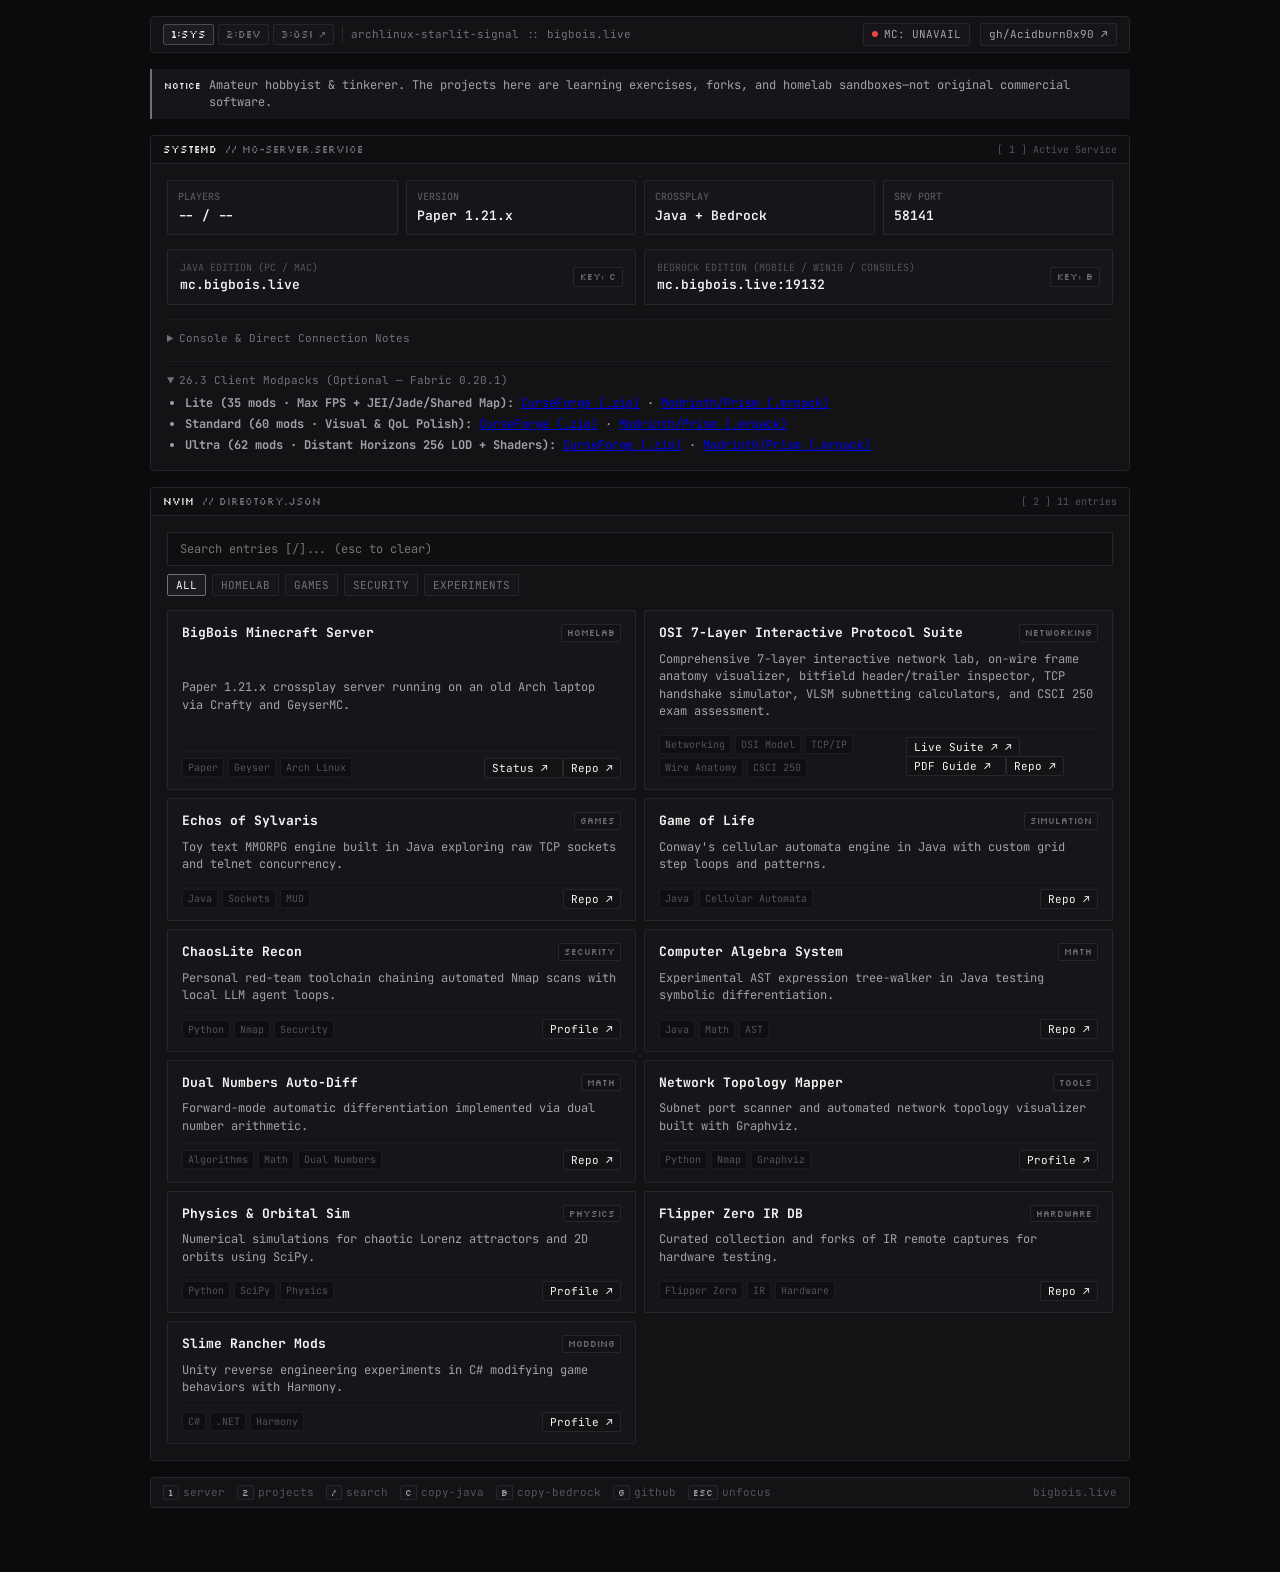
<file: index.html>
<!DOCTYPE html>
<html lang="en">
<head>
  <meta charset="UTF-8">
  <meta name="viewport" content="width=device-width, initial-scale=1.0">
  <title>acidburn0x90 // starlit-signal</title>
  <meta name="description" content="Personal homelab status and directory of amateur programming projects.">
  <link rel="preconnect" href="https://fonts.googleapis.com">
  <link rel="preconnect" href="https://fonts.gstatic.com" crossorigin>
  <link href="https://fonts.googleapis.com/css2?family=JetBrains+Mono:wght@400;500;600;700&family=Silkscreen:wght@400;700&display=swap" rel="stylesheet">
  <link rel="stylesheet" href="style.css?v=3.0">
  <style>
@import url('https://fonts.googleapis.com/css2?family=JetBrains+Mono:wght@400;500;600;700&family=Silkscreen:wght@400;700&display=swap');

:root {
  --bg: #0b0b0d;
  --surface: #131316;
  --surface-tile: #16161a;
  --surface-tile-hover: #1c1c21;
  --surface-input: #0f0f12;
  --border: #26262b;
  --border-focus: #4a4a55;
  --border-subtle: #1c1c20;
  --halo-glow: rgba(255, 255, 255, 0.05);
  --text-primary: #f4f4f5;
  --text-secondary: #a1a1aa;
  --text-muted: #71717a;
  --text-dim: #52525b;
  --status-green: #22c55e;
  --status-red: #ef4444;
  --font-pixel: 'Silkscreen', monospace;
  --font-mono: 'JetBrains Mono', monospace;
}

* {
  box-sizing: border-box;
  margin: 0;
  padding: 0;
}

body {
  background-color: var(--bg);
  color: var(--text-primary);
  font-family: var(--font-mono);
  font-size: 13px;
  line-height: 1.5;
  min-height: 100vh;
  padding: 16px 16px 64px;
  -webkit-font-smoothing: antialiased;
}

.wm-desktop {
  max-width: 980px;
  margin: 0 auto;
  display: flex;
  flex-direction: column;
  gap: 16px;
}

/* ==========================================================================
   Waybar-Inspired Top Status Bar
   ========================================================================== */
.waybar {
  background: var(--surface);
  border: 1px solid var(--border);
  border-radius: 4px;
  padding: 6px 12px;
  display: flex;
  justify-content: space-between;
  align-items: center;
  flex-wrap: wrap;
  gap: 10px;
  font-size: 12px;
}

.waybar-left {
  display: flex;
  align-items: center;
  gap: 8px;
}

.workspaces-group {
  display: flex;
  gap: 4px;
}

.ws-pill {
  font-family: var(--font-pixel);
  font-size: 10px;
  padding: 2px 7px;
  border-radius: 2px;
  border: 1px solid var(--border);
  background: var(--surface-tile);
  color: var(--text-muted);
  text-decoration: none;
  cursor: pointer;
  transition: all 0.15s ease;
}

.ws-pill:hover,
.ws-pill.active {
  color: var(--text-primary);
  border-color: var(--border-focus);
  background: var(--surface-tile-hover);
}

.waybar-title {
  font-family: var(--font-mono);
  font-size: 11px;
  color: var(--text-muted);
  border-left: 1px solid var(--border);
  padding-left: 8px;
}

.waybar-right {
  display: flex;
  align-items: center;
  gap: 10px;
  flex-wrap: wrap;
}

.module-pill {
  font-size: 11px;
  color: var(--text-secondary);
  background: var(--surface-tile);
  border: 1px solid var(--border);
  padding: 2px 8px;
  border-radius: 2px;
  display: inline-flex;
  align-items: center;
  gap: 6px;
}

.module-pill a {
  color: var(--text-secondary);
  text-decoration: none;
}

.module-pill a:hover {
  color: var(--text-primary);
}

.status-dot {
  width: 6px;
  height: 6px;
  border-radius: 50%;
  background: var(--text-dim);
}

.online .status-dot {
  background: var(--status-green);
  box-shadow: 0 0 6px var(--status-green);
}

.offline .status-dot {
  background: var(--status-red);
}

/* ==========================================================================
   Tiling Window Frames (0-Gap / Hyprland Aesthetic)
   ========================================================================== */
.tile-window {
  background: var(--surface);
  border: 1px solid var(--border);
  border-radius: 4px;
  overflow: hidden;
  transition: border-color 0.15s ease, box-shadow 0.15s ease;
}

.tile-window:focus-within,
.tile-window:hover {
  border-color: var(--border-focus);
  box-shadow: 0 0 10px var(--halo-glow);
}

.tile-bar {
  background: #0f0f12;
  border-bottom: 1px solid var(--border);
  padding: 6px 12px;
  display: flex;
  justify-content: space-between;
  align-items: center;
  font-size: 11px;
  color: var(--text-muted);
}

.tile-title {
  font-family: var(--font-pixel);
  font-size: 10px;
  color: var(--text-primary);
  display: flex;
  align-items: center;
  gap: 8px;
}

.tile-tag {
  font-size: 10px;
  color: var(--text-dim);
}

.tile-body {
  padding: 16px;
  display: flex;
  flex-direction: column;
  gap: 14px;
}

/* Disclaimer Callout */
.wm-disclaimer {
  background: var(--surface-tile);
  border-left: 2px solid var(--text-muted);
  padding: 8px 12px;
  font-size: 12px;
  color: var(--text-secondary);
  line-height: 1.45;
  display: flex;
  align-items: baseline;
  gap: 8px;
}

.disclaimer-badge {
  font-family: var(--font-pixel);
  font-size: 9px;
  color: var(--text-primary);
  text-transform: uppercase;
  flex-shrink: 0;
}

/* ==========================================================================
   Server Telemetry Grid
   ========================================================================== */
.metric-row {
  display: grid;
  grid-template-columns: repeat(4, 1fr);
  gap: 8px;
}

@media (max-width: 680px) {
  .metric-row { grid-template-columns: repeat(2, 1fr); }
}

.metric-box {
  background: var(--surface-tile);
  border: 1px solid var(--border);
  border-radius: 2px;
  padding: 8px 10px;
  display: flex;
  flex-direction: column;
  gap: 2px;
}

.metric-lbl {
  font-size: 10px;
  color: var(--text-dim);
  text-transform: uppercase;
  font-weight: 600;
}

.metric-val {
  font-size: 13px;
  font-weight: 600;
  color: var(--text-primary);
}

/* Endpoint Click Cards */
.endpoints-grid {
  display: grid;
  grid-template-columns: 1fr 1fr;
  gap: 8px;
}

@media (max-width: 600px) {
  .endpoints-grid { grid-template-columns: 1fr; }
}

.endpoint-action {
  background: var(--surface-tile);
  border: 1px solid var(--border);
  border-radius: 2px;
  padding: 10px 12px;
  display: flex;
  justify-content: space-between;
  align-items: center;
  cursor: pointer;
  transition: all 0.15s ease;
}

.endpoint-action:hover {
  border-color: var(--border-focus);
  background: var(--surface-tile-hover);
}

.endpoint-name {
  font-size: 10px;
  color: var(--text-dim);
  text-transform: uppercase;
  display: block;
}

.endpoint-value {
  font-size: 13px;
  font-weight: 600;
  color: var(--text-primary);
}

.key-badge {
  font-family: var(--font-pixel);
  font-size: 9px;
  color: var(--text-muted);
  border: 1px solid var(--border);
  padding: 2px 6px;
  border-radius: 2px;
  background: var(--surface);
}

/* Accordion */
.wm-accordion {
  border-top: 1px solid var(--border-subtle);
  padding-top: 10px;
  font-size: 12px;
  color: var(--text-secondary);
}

.wm-accordion summary {
  cursor: pointer;
  color: var(--text-muted);
  user-select: none;
  font-size: 11px;
}

.wm-accordion summary:hover {
  color: var(--text-primary);
}

.wm-accordion ul {
  margin-top: 6px;
  padding-left: 18px;
  display: flex;
  flex-direction: column;
  gap: 3px;
}

.wm-accordion code {
  color: var(--text-primary);
  background: var(--surface-tile);
  padding: 1px 4px;
  border: 1px solid var(--border);
  border-radius: 2px;
}

/* ==========================================================================
   Directory Controls
   ========================================================================== */
.controls-strip {
  display: flex;
  flex-direction: column;
  gap: 8px;
}

.search-field {
  width: 100%;
  background: var(--surface-input);
  border: 1px solid var(--border);
  color: var(--text-primary);
  font-family: var(--font-mono);
  font-size: 12px;
  padding: 8px 12px;
  border-radius: 2px;
  outline: none;
  transition: border-color 0.15s;
}

.search-field:focus {
  border-color: var(--border-focus);
}

.filter-strip {
  display: flex;
  gap: 6px;
  flex-wrap: wrap;
}

.filter-pill {
  background: var(--surface-tile);
  border: 1px solid var(--border);
  color: var(--text-muted);
  font-family: var(--font-mono);
  font-size: 11px;
  padding: 3px 8px;
  border-radius: 2px;
  cursor: pointer;
  transition: all 0.15s ease;
}

.filter-pill:hover {
  color: var(--text-primary);
  border-color: var(--border-focus);
}

.filter-pill.active {
  background: var(--surface-tile-hover);
  color: var(--text-primary);
  border-color: var(--text-muted);
}

/* ==========================================================================
   Project Cards (Skeletal 2-Column Tiling)
   ========================================================================== */
.cards-tiling {
  display: grid;
  grid-template-columns: repeat(2, 1fr);
  gap: 8px;
}

@media (max-width: 680px) {
  .cards-tiling { grid-template-columns: 1fr; }
}

.project-card {
  background: var(--surface-tile);
  border: 1px solid var(--border);
  border-radius: 2px;
  padding: 12px 14px;
  display: flex;
  flex-direction: column;
  justify-content: space-between;
  gap: 8px;
  transition: border-color 0.15s ease, background 0.15s ease;
}

.project-card:hover {
  border-color: var(--border-focus);
  background: var(--surface-tile-hover);
}

.card-top-row {
  display: flex;
  justify-content: space-between;
  align-items: center;
  gap: 6px;
}

.card-heading {
  font-size: 13px;
  font-weight: 700;
  color: var(--text-primary);
}

.card-type {
  font-size: 9px;
  font-family: var(--font-pixel);
  color: var(--text-muted);
  border: 1px solid var(--border);
  padding: 1px 5px;
  border-radius: 2px;
  background: var(--surface);
  text-transform: uppercase;
}

.card-desc {
  font-size: 12px;
  color: var(--text-secondary);
  line-height: 1.45;
}

.card-bottom-row {
  display: flex;
  justify-content: space-between;
  align-items: center;
  gap: 8px;
  padding-top: 6px;
  border-top: 1px solid var(--border-subtle);
}

.tag-cloud {
  display: flex;
  gap: 4px;
  flex-wrap: wrap;
}

.tag-chip {
  font-size: 10px;
  color: var(--text-dim);
  background: var(--surface-input);
  border: 1px solid var(--border-subtle);
  padding: 1px 5px;
  border-radius: 2px;
}

.card-btn {
  font-size: 11px;
  color: var(--text-primary);
  text-decoration: none;
  border: 1px solid var(--border);
  padding: 2px 7px;
  border-radius: 2px;
  background: var(--surface);
  transition: all 0.15s ease;
  white-space: nowrap;
}

.card-btn:hover {
  border-color: var(--border-focus);
  color: #fff;
}

/* Empty Notice */
.empty-notice {
  grid-column: 1 / -1;
  text-align: center;
  padding: 28px 16px;
  background: var(--surface-tile);
  border: 1px dashed var(--border);
  border-radius: 2px;
  color: var(--text-muted);
  font-size: 12px;
}

/* ==========================================================================
   Waybar Bottom Quick-Binds Bar
   ========================================================================== */
.waybar-bottom {
  background: var(--surface);
  border: 1px solid var(--border);
  border-radius: 4px;
  padding: 6px 12px;
  display: flex;
  justify-content: space-between;
  align-items: center;
  flex-wrap: wrap;
  gap: 8px;
  font-size: 11px;
  color: var(--text-dim);
}

.binds-hints {
  display: flex;
  gap: 12px;
  flex-wrap: wrap;
}

.bind-item kbd {
  font-family: var(--font-pixel);
  font-size: 9px;
  color: var(--text-secondary);
  border: 1px solid var(--border);
  padding: 1px 4px;
  border-radius: 2px;
  background: var(--surface-tile);
  margin-right: 4px;
}

  </style>
</head>
<body>

  <div class="wm-desktop">
    <!-- Waybar Status Bar -->
    <header class="waybar">
      <div class="waybar-left">
        <nav class="workspaces-group" aria-label="Workspaces">
          <a href="#win-server" class="ws-pill active" id="ws1">1:sys</a>
          <a href="#win-projects" class="ws-pill" id="ws2">2:dev</a>
          <a href="https://acidburn0x90.github.io/osi-interactive-suite/" target="_blank" rel="noopener noreferrer" class="ws-pill" id="ws3" title="OSI 7-Layer Interactive Protocol Suite">3:osi ↗</a>
        </nav>
        <span class="waybar-title">archlinux-starlit-signal :: bigbois.live</span>
      </div>

      <div class="waybar-right">
        <div id="statusBadge" class="module-pill offline">
          <span class="status-dot"></span>
          <span id="statusText">MC: OFFLINE</span>
        </div>
        <div class="module-pill">
          <a href="https://github.com/Acidburn0x90" target="_blank" rel="noopener noreferrer">gh/Acidburn0x90 ↗</a>
        </div>
      </div>
    </header>

    <!-- Disclaimer Callout -->
    <aside class="wm-disclaimer">
      <span class="disclaimer-badge">Notice</span>
      <span>Amateur hobbyist & tinkerer. The projects here are learning exercises, forks, and homelab sandboxes—not original commercial software.</span>
    </aside>

    <!-- Tiling Window 1: Server Service -->
    <section id="win-server" class="tile-window" tabindex="-1" aria-labelledby="win1-title">
      <div class="tile-bar">
        <div class="tile-title">
          <span>systemd</span>
          <span id="win1-title" style="color: var(--text-muted);">// mc-server.service</span>
        </div>
        <span class="tile-tag">[ 1 ] Active Service</span>
      </div>

      <div class="tile-body">
        <!-- Telemetry Row -->
        <div class="metric-row">
          <div class="metric-box">
            <span class="metric-lbl">Players</span>
            <span id="playerCount" class="metric-val">-- / --</span>
          </div>
          <div class="metric-box">
            <span class="metric-lbl">Version</span>
            <span id="serverVersion" class="metric-val">Paper 1.21.x</span>
          </div>
          <div class="metric-box">
            <span class="metric-lbl">Crossplay</span>
            <span class="metric-val">Java + Bedrock</span>
          </div>
          <div class="metric-box">
            <span class="metric-lbl">SRV Port</span>
            <span class="metric-val">58141</span>
          </div>
        </div>

        <!-- Endpoints Grid -->
        <div class="endpoints-grid">
          <div class="endpoint-action" onclick="copyAddress('mc.bigbois.live', 'keyJava')" title="Copy Java address [Press c]">
            <div>
              <span class="endpoint-name">Java Edition (PC / Mac)</span>
              <span class="endpoint-value">mc.bigbois.live</span>
            </div>
            <span id="keyJava" class="key-badge">KEY: C</span>
          </div>

          <div class="endpoint-action" onclick="copyAddress('mc.bigbois.live:19132', 'keyBedrock')" title="Copy Bedrock address [Press b]">
            <div>
              <span class="endpoint-name">Bedrock Edition (Mobile / Win10 / Consoles)</span>
              <span class="endpoint-value">mc.bigbois.live:19132</span>
            </div>
            <span id="keyBedrock" class="key-badge">KEY: B</span>
          </div>
        </div>

        <!-- Collapsible Console Notes -->
        <details class="wm-accordion">
          <summary>Console & Direct Connection Notes</summary>
          <ul>
            <li><strong>Java:</strong> Multiplayer → Add Server → <code>mc.bigbois.live</code> (SRV record routes to port 58141).</li>
            <li><strong>Bedrock:</strong> Play → Servers → Add Server → Address: <code>mc.bigbois.live</code> | Port: <code>19132</code>.</li>
            <li><strong>Consoles:</strong> Use <em>BedrockTogether</em> mobile companion app on local Wi-Fi to join third-party servers.</li>
          </ul>
        </details>

        <details class="wm-accordion" open>
          <summary>26.3 Client Modpacks (Optional — Fabric 0.20.1)</summary>
          <ul>
            <li><strong>Lite (35 mods · Max FPS + JEI/Jade/Shared Map):</strong> <a href="https://github.com/Acidburn0x90/bigbois-mc-server/releases/latest/download/bigbois-lite-26.3.zip">CurseForge (.zip)</a> · <a href="https://github.com/Acidburn0x90/bigbois-mc-server/releases/latest/download/bigbois-lite-26.3.mrpack">Modrinth/Prism (.mrpack)</a></li>
            <li><strong>Standard (60 mods · Visual &amp; QoL Polish):</strong> <a href="https://github.com/Acidburn0x90/bigbois-mc-server/releases/latest/download/bigbois-standard-26.3.zip">CurseForge (.zip)</a> · <a href="https://github.com/Acidburn0x90/bigbois-mc-server/releases/latest/download/bigbois-standard-26.3.mrpack">Modrinth/Prism (.mrpack)</a></li>
            <li><strong>Ultra (62 mods · Distant Horizons 256 LOD + Shaders):</strong> <a href="https://github.com/Acidburn0x90/bigbois-mc-server/releases/latest/download/bigbois-ultra-dh-shaders-26.3.zip">CurseForge (.zip)</a> · <a href="https://github.com/Acidburn0x90/bigbois-mc-server/releases/latest/download/bigbois-ultra-dh-shaders-26.3.mrpack">Modrinth/Prism (.mrpack)</a></li>
          </ul>
        </details>
      </div>
    </section>

    <!-- Tiling Window 2: Projects Directory -->
    <section id="win-projects" class="tile-window" tabindex="-1" aria-labelledby="win2-title">
      <div class="tile-bar">
        <div class="tile-title">
          <span>nvim</span>
          <span id="win2-title" style="color: var(--text-muted);">// directory.json</span>
        </div>
        <span id="entryCount" class="tile-tag">[ 2 ] 10 entries</span>
      </div>

      <div class="tile-body">
        <div class="controls-strip">
          <input type="text" id="searchInput" class="search-field" placeholder="Search entries [/]... (esc to clear)" oninput="filterCards()">
          
          <div class="filter-strip">
            <button type="button" class="filter-pill active" data-category="all" onclick="setCategory('all')">ALL</button>
            <button type="button" class="filter-pill" data-category="infra" onclick="setCategory('infra')">HOMELAB</button>
            <button type="button" class="filter-pill" data-category="systems" onclick="setCategory('systems')">GAMES</button>
            <button type="button" class="filter-pill" data-category="security" onclick="setCategory('security')">SECURITY</button>
            <button type="button" class="filter-pill" data-category="simulations" onclick="setCategory('simulations')">EXPERIMENTS</button>
          </div>
        </div>

        <!-- 2-Column Tiled Cards -->
        <div id="cardsTiling" class="cards-tiling">
          <!-- Populated from projects.js -->
        </div>
      </div>
    </section>

    <!-- Bottom Keybinds Bar -->
    <footer class="waybar-bottom">
      <div class="binds-hints">
        <span class="bind-item"><kbd>1</kbd>server</span>
        <span class="bind-item"><kbd>2</kbd>projects</span>
        <span class="bind-item"><kbd>/</kbd>search</span>
        <span class="bind-item"><kbd>c</kbd>copy-java</span>
        <span class="bind-item"><kbd>b</kbd>copy-bedrock</span>
        <span class="bind-item"><kbd>g</kbd>github</span>
        <span class="bind-item"><kbd>esc</kbd>unfocus</span>
      </div>
      <div>bigbois.live</div>
    </footer>
  </div>

  <!-- Data Script -->
  <script src="projects.js"></script>

  <!-- Window Manager Interactivity & Telemetry -->
  <script>
    let activeCat = 'all';

    function renderCards(items) {
      const container = document.getElementById('cardsTiling');
      const counter = document.getElementById('entryCount');

      if (!items || items.length === 0) {
        container.innerHTML = `
          <div class="empty-notice">
            No entries matching your filter criteria.
          </div>
        `;
        counter.textContent = '[ 2 ] 0 entries';
        return;
      }

      counter.textContent = `[ 2 ] ${items.length} ${items.length === 1 ? 'entry' : 'entries'}`;

      container.innerHTML = items.map(item => {
        const chips = item.tags.map(t => `<span class="tag-chip">${t}</span>`).join('');
        const links = item.links.map(l => `
          <a href="${l.url}" ${l.url.startsWith('http') ? 'target="_blank" rel="noopener noreferrer"' : ''} class="card-btn">
            ${l.label} ↗
          </a>
        `).join('');

        return `
          <article class="project-card" id="card-${item.id}">
            <div class="card-top-row">
              <span class="card-heading">${item.title}</span>
              <span class="card-type">${item.categoryLabel || item.category}</span>
            </div>
            <p class="card-desc">${item.description}</p>
            <div class="card-bottom-row">
              <div class="tag-cloud">${chips}</div>
              <div>${links}</div>
            </div>
          </article>
        `;
      }).join('');
    }

    function setCategory(cat) {
      activeCat = cat;
      document.querySelectorAll('.filter-pill').forEach(b => {
        b.classList.toggle('active', b.getAttribute('data-category') === cat);
      });
      filterCards();
    }

    function filterCards() {
      const query = document.getElementById('searchInput').value.trim().toLowerCase();
      const list = window.PROJECTS || [];

      const filtered = list.filter(p => {
        const matchCat = (activeCat === 'all') || (p.category === activeCat);
        if (!matchCat) return false;

        if (!query) return true;

        const titleMatch = p.title.toLowerCase().includes(query);
        const descMatch = p.description.toLowerCase().includes(query);
        const tagMatch = p.tags.some(t => t.toLowerCase().includes(query));
        const catMatch = (p.categoryLabel || '').toLowerCase().includes(query);

        return titleMatch || descMatch || tagMatch || catMatch;
      });

      renderCards(filtered);
    }

    function copyAddress(text, badgeId) {
      navigator.clipboard.writeText(text);
      const badge = document.getElementById(badgeId);
      if (!badge) return;
      const original = badge.textContent;
      badge.textContent = 'COPIED';
      badge.style.borderColor = '#22c55e';
      badge.style.color = '#22c55e';
      setTimeout(() => {
        badge.textContent = original;
        badge.style.borderColor = '';
        badge.style.color = '';
      }, 1600);
    }

    // Keyboard Shortcuts Navigation (Hyprland WM feel)
    document.addEventListener('keydown', (e) => {
      const search = document.getElementById('searchInput');
      const isInputFocused = document.activeElement === search;

      if (e.key === '/' && !isInputFocused) {
        e.preventDefault();
        search.focus();
        search.select();
      } else if (e.key === 'Escape') {
        if (isInputFocused) {
          search.value = '';
          search.blur();
          filterCards();
        }
      } else if (!isInputFocused) {
        if (e.key === '1' || e.key === 's') {
          e.preventDefault();
          document.getElementById('win-server').scrollIntoView({ behavior: 'smooth' });
          document.getElementById('ws1').classList.add('active');
          document.getElementById('ws2').classList.remove('active');
        } else if (e.key === '2' || e.key === 'p') {
          e.preventDefault();
          document.getElementById('win-projects').scrollIntoView({ behavior: 'smooth' });
          document.getElementById('ws2').classList.add('active');
          document.getElementById('ws1').classList.remove('active');
        } else if (e.key === 'c') {
          copyAddress('mc.bigbois.live', 'keyJava');
        } else if (e.key === 'b') {
          copyAddress('mc.bigbois.live:19132', 'keyBedrock');
        } else if (e.key === 'g') {
          window.open('https://github.com/Acidburn0x90', '_blank', 'noopener,noreferrer');
        } else if (e.key === 'V' && e.shiftKey) {
          e.preventDefault();
          window.location.href = 'vault/index.html';
        }
      }
    });

    // Server Telemetry
    async function pollTelemetry() {
      const badge = document.getElementById('statusBadge');
      const statusText = document.getElementById('statusText');
      const players = document.getElementById('playerCount');
      const version = document.getElementById('serverVersion');

      try {
        let res = await fetch('https://api.mcstatus.io/v2/status/java/mc.bigbois.live');
        let data = res.ok ? await res.json() : null;

        if (!data || !data.online) {
          const bRes = await fetch('https://api.mcstatus.io/v2/status/bedrock/mc.bigbois.live:19132');
          if (bRes.ok) {
            const bData = await bRes.json();
            if (bData.online) data = bData;
          }
        }

        if (!data || !data.online) {
          const fbRes = await fetch('https://api.mcsrvstat.us/3/mc.bigbois.live');
          if (fbRes.ok) {
            const fbData = await fbRes.json();
            if (fbData.online) {
              data = {
                online: true,
                players: { online: fbData.players?.online, max: fbData.players?.max },
                version: { name_clean: fbData.version }
              };
            }
          }
        }

        if (data && data.online) {
          badge.className = 'module-pill online';
          statusText.textContent = `MC: ONLINE (${data.players?.online ?? 0}/${data.players?.max ?? 20})`;
          players.textContent = `${data.players?.online ?? 0} / ${data.players?.max ?? '20'}`;
          version.textContent = data.version?.name_clean || data.version?.name || 'Paper 1.21.x';
        } else {
          badge.className = 'module-pill offline';
          statusText.textContent = 'MC: OFFLINE';
          players.textContent = '0 / --';
        }
      } catch (err) {
        badge.className = 'module-pill offline';
        statusText.textContent = 'MC: UNAVAIL';
      }
    }

    document.addEventListener('DOMContentLoaded', () => {
      renderCards(window.PROJECTS || []);
      pollTelemetry();
      setInterval(pollTelemetry, 30000);
    });
  </script>
</body>
</html>
</file>
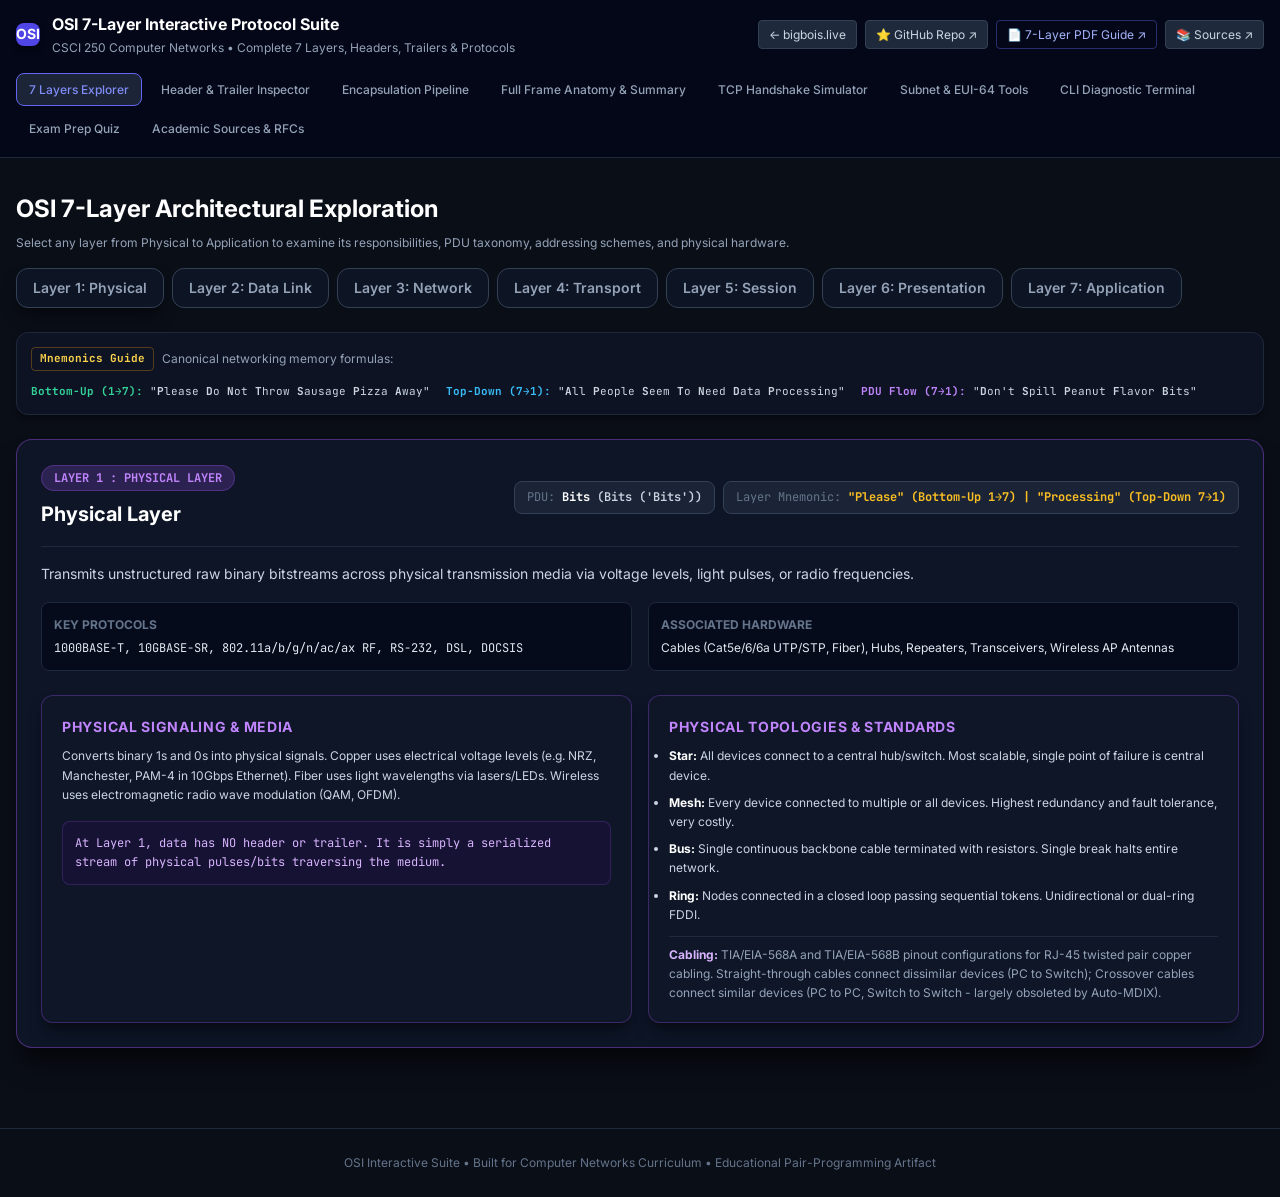
<file: osi/index.html>
<!DOCTYPE html>
<html lang="en">
<head>
  <meta charset="UTF-8">
  <meta name="viewport" content="width=device-width, initial-scale=1.0">
  <title>OSI 7-Layer Architecture & Interactive Protocol Suite</title>
  <link rel="stylesheet" href="styles.css">
</head>
<body>
  <!-- Top App Navigation -->
  <header class="border-b border-slate-800 bg-slate-950/80 sticky top-0 z-50 backdrop-blur">
    <div class="max-w-7xl mx-auto px-4 py-3 flex flex-wrap items-center justify-between gap-4">
      <div class="flex items-center gap-3">
        <div class="w-8 h-8 rounded-lg bg-indigo-600 flex items-center justify-center font-bold text-white shadow-md text-sm">
          OSI
        </div>
        <div>
          <h1 class="text-base font-bold text-white tracking-tight">OSI 7-Layer Interactive Protocol Suite</h1>
          <p class="text-xs text-slate-400">CSCI 250 Computer Networks • Complete 7 Layers, Headers, Trailers & Protocols</p>
        </div>
      </div>

      <div class="flex items-center gap-2">
        <a href="../index.html" class="px-2.5 py-1 rounded bg-slate-800 hover:bg-slate-700 text-slate-300 hover:text-white border border-slate-700 text-xs transition" style="text-decoration:none;">← bigbois.live</a>
        <a href="https://github.com/Acidburn0x90/osi-interactive-suite" target="_blank" rel="noopener noreferrer" class="px-2.5 py-1 rounded bg-slate-800 hover:bg-slate-700 text-slate-300 hover:text-white border border-slate-700 text-xs transition" style="text-decoration:none;">⭐ GitHub Repo ↗</a>
        <a href="OSI_Complete_7_Layer_Guide.pdf" target="_blank" rel="noopener noreferrer" class="px-2.5 py-1 rounded bg-indigo-950/80 hover:bg-indigo-900 text-indigo-300 hover:text-white border border-indigo-500/40 text-xs transition" style="text-decoration:none;">📄 7-Layer PDF Guide ↗</a>
        <a href="sources.html" target="_blank" rel="noopener noreferrer" class="px-2.5 py-1 rounded bg-slate-800 hover:bg-slate-700 text-slate-300 hover:text-white border border-slate-700 text-xs transition" style="text-decoration:none;">📚 Sources ↗</a>
      </div>

      <!-- Navigation Tabs -->
      <nav class="flex flex-wrap items-center gap-1.5 text-xs font-semibold">
        <button class="nav-tab-btn active px-3 py-1.5 rounded-lg border border-indigo-500 bg-slate-800/80 text-indigo-400 transition" data-target="view-layers">
          7 Layers Explorer
        </button>
        <button class="nav-tab-btn px-3 py-1.5 rounded-lg border border-transparent text-slate-400 hover:text-slate-200 transition" data-target="view-headers">
          Header & Trailer Inspector
        </button>
        <button class="nav-tab-btn px-3 py-1.5 rounded-lg border border-transparent text-slate-400 hover:text-slate-200 transition" data-target="view-encapsulation">
          Encapsulation Pipeline
        </button>
        <button class="nav-tab-btn px-3 py-1.5 rounded-lg border border-transparent text-slate-400 hover:text-slate-200 transition" data-target="view-frame">
          Full Frame Anatomy & Summary
        </button>
        <button class="nav-tab-btn px-3 py-1.5 rounded-lg border border-transparent text-slate-400 hover:text-slate-200 transition" data-target="view-handshake">
          TCP Handshake Simulator
        </button>
        <button class="nav-tab-btn px-3 py-1.5 rounded-lg border border-transparent text-slate-400 hover:text-slate-200 transition" data-target="view-tools">
          Subnet & EUI-64 Tools
        </button>
        <button class="nav-tab-btn px-3 py-1.5 rounded-lg border border-transparent text-slate-400 hover:text-slate-200 transition" data-target="view-terminal">
          CLI Diagnostic Terminal
        </button>
        <button class="nav-tab-btn px-3 py-1.5 rounded-lg border border-transparent text-slate-400 hover:text-slate-200 transition" data-target="view-quiz">
          Exam Prep Quiz
        </button>
        <button class="nav-tab-btn px-3 py-1.5 rounded-lg border border-transparent text-slate-400 hover:text-slate-200 transition" data-target="view-sources">
          Academic Sources & RFCs
        </button>
      </nav>
    </div>
  </header>

  <!-- Main Container -->
  <main class="max-w-7xl mx-auto px-4 py-8">

    <!-- VIEW 1: 7 Layers Explorer -->
    <section id="view-layers" class="view-section">
      <div class="mb-6 flex flex-wrap items-center justify-between gap-4">
        <div>
          <h2 class="text-2xl font-bold text-white">OSI 7-Layer Architectural Exploration</h2>
          <p class="text-xs text-slate-400 mt-1">Select any layer from Physical to Application to examine its responsibilities, PDU taxonomy, addressing schemes, and physical hardware.</p>
        </div>
        <div class="flex flex-wrap gap-2" id="layer-selector-pills">
          <button class="layer-pill" data-layer="1">Layer 1: Physical</button>
          <button class="layer-pill" data-layer="2">Layer 2: Data Link</button>
          <button class="layer-pill" data-layer="3">Layer 3: Network</button>
          <button class="layer-pill" data-layer="4">Layer 4: Transport</button>
          <button class="layer-pill" data-layer="5">Layer 5: Session</button>
          <button class="layer-pill" data-layer="6">Layer 6: Presentation</button>
          <button class="layer-pill" data-layer="7">Layer 7: Application</button>
        </div>
      </div>

      <!-- Mnemonic Quick Reference Banner -->
      <div class="bg-slate-900/60 border border-slate-800 rounded-xl p-3.5 mb-6 text-xs text-slate-300 flex flex-wrap items-center justify-between gap-3 shadow-md">
        <div class="flex items-center gap-2">
          <span class="px-2 py-0.5 rounded bg-amber-500/20 text-amber-300 border border-amber-500/30 font-mono font-bold text-[11px]">Mnemonics Guide</span>
          <span class="text-slate-400">Canonical networking memory formulas:</span>
        </div>
        <div class="flex flex-wrap items-center gap-4 font-mono text-[11px]">
          <div><strong class="text-emerald-400">Bottom-Up (1→7):</strong> <span class="text-slate-300">"<strong>P</strong>lease <strong>D</strong>o <strong>N</strong>ot <strong>T</strong>hrow <strong>S</strong>ausage <strong>P</strong>izza <strong>A</strong>way"</span></div>
          <div><strong class="text-sky-400">Top-Down (7→1):</strong> <span class="text-slate-300">"<strong>A</strong>ll <strong>P</strong>eople <strong>S</strong>eem <strong>T</strong>o <strong>N</strong>eed <strong>D</strong>ata <strong>P</strong>rocessing"</span></div>
          <div><strong class="text-purple-400">PDU Flow (7→1):</strong> <span class="text-slate-300">"<strong>D</strong>on't <strong>S</strong>pill <strong>P</strong>eanut <strong>F</strong>lavor <strong>B</strong>its"</span></div>
        </div>
      </div>

      <div id="layer-detail-container">
        <!-- Rendered dynamically by app.js -->
      </div>
    </section>

    <!-- VIEW 2: Header & Trailer Bit-Field Inspector -->
    <section id="view-headers" class="view-section hidden">
      <div class="mb-6 flex flex-wrap items-center justify-between gap-4">
        <div>
          <h2 class="text-2xl font-bold text-white">Bit-by-Bit Header & Trailer Inspector</h2>
          <p class="text-xs text-slate-400 mt-1">Click on any field to view exact bit offsets, typical values, binary breakdowns, and functional mechanics across Layers 2–7.</p>
        </div>
        <div class="flex flex-wrap gap-2">
          <button class="proto-btn" data-proto="ethernet">Ethernet II Frame (L2)</button>
          <button class="proto-btn" data-proto="arp">ARP Message (L2/L3)</button>
          <button class="proto-btn" data-proto="ipv4">IPv4 Header (L3)</button>
          <button class="proto-btn" data-proto="ipv6">IPv6 Header (L3)</button>
          <button class="proto-btn" data-proto="icmp">ICMP Packet (L3)</button>
          <button class="proto-btn" data-proto="tcp">TCP Segment (L4)</button>
          <button class="proto-btn" data-proto="udp">UDP Datagram (L4)</button>
          <button class="proto-btn" data-proto="tls">TLS 1.3 Record (L6)</button>
          <button class="proto-btn" data-proto="http2">HTTP/2 Frame (L7)</button>
          <button class="proto-btn" data-proto="dns">DNS Message (L7)</button>
          <button class="proto-btn" data-proto="dhcp">DHCP / BOOTP (L7)</button>
        </div>
      </div>

      <div class="mb-4">
        <h3 id="header-spec-title" class="text-lg font-bold text-white"></h3>
        <p id="header-spec-desc" class="text-xs text-slate-400 mt-0.5"></p>
      </div>

      <div id="trailer-special-notice" class="mb-5 hidden"></div>

      <div class="grid grid-cols-1 md:grid-cols-3 gap-6">
        <div class="md:col-span-2">
          <div class="text-xs font-mono uppercase text-slate-400 font-bold mb-2">Protocol Fields (Click to Inspect)</div>
          <div id="header-grid-container" class="grid grid-cols-2 md:grid-cols-3 gap-2.5">
            <!-- Dynamically populated -->
          </div>
        </div>

        <div>
          <div class="text-xs font-mono uppercase text-slate-400 font-bold mb-2">Field Inspector Details</div>
          <div id="field-detail-panel">
            <!-- Dynamically populated -->
          </div>
        </div>
      </div>
    </section>

    <!-- VIEW 3: Encapsulation & Decapsulation Pipeline -->
    <section id="view-encapsulation" class="view-section hidden">
      <div class="mb-6">
        <h2 class="text-2xl font-bold text-white">Interactive Encapsulation & Decapsulation Lab</h2>
        <p class="text-xs text-slate-400 mt-1">Watch application data get wrapped layer-by-layer with Transport, Network, and Data Link headers plus the FCS Trailer, then serialized to raw bits.</p>
      </div>

      <!-- Controls Panel -->
      <div class="bg-slate-900 border border-slate-800 rounded-2xl p-5 mb-6 shadow-xl">
        <div class="grid grid-cols-1 md:grid-cols-3 gap-4 text-xs font-mono">
          <div>
            <label class="block text-slate-400 mb-1 font-sans font-semibold">Application Payload (L7 SDU)</label>
            <input type="text" id="sim-payload-input" value="GET /index.html HTTP/1.1" class="w-full bg-slate-950 border border-slate-700 rounded-lg px-3 py-2 text-white outline-none focus:border-indigo-500">
          </div>
          <div>
            <label class="block text-slate-400 mb-1 font-sans font-semibold">Layer 4 Protocol</label>
            <select id="sim-l4-select" class="w-full bg-slate-950 border border-slate-700 rounded-lg px-3 py-2 text-white outline-none focus:border-indigo-500">
              <option value="TCP">TCP (Connection-Oriented Segment)</option>
              <option value="UDP">UDP (Connectionless Datagram)</option>
            </select>
          </div>
          <div>
            <label class="block text-slate-400 mb-1 font-sans font-semibold">Layer 3 Protocol</label>
            <select id="sim-l3-select" class="w-full bg-slate-950 border border-slate-700 rounded-lg px-3 py-2 text-white outline-none focus:border-indigo-500">
              <option value="IPv4">IPv4 (32-bit Address)</option>
              <option value="IPv6">IPv6 (128-bit Address)</option>
            </select>
          </div>
        </div>

        <div class="flex flex-wrap items-center justify-between gap-3 mt-5 pt-4 border-t border-slate-800">
          <div class="flex items-center gap-2">
            <button id="sim-prev-btn" class="px-3.5 py-1.5 rounded-lg bg-slate-800 hover:bg-slate-700 text-xs font-semibold text-white transition">◀ Prev</button>
            <button id="sim-next-btn" class="px-3.5 py-1.5 rounded-lg bg-indigo-600 hover:bg-indigo-500 text-xs font-semibold text-white transition">Next Step ▶</button>
            <button id="sim-play-btn" class="px-3.5 py-1.5 rounded-lg bg-slate-800 hover:bg-slate-700 text-xs font-semibold text-amber-400 transition">▶ Auto Play</button>
            <button id="sim-reset-btn" class="px-3.5 py-1.5 rounded-lg bg-slate-800 hover:bg-slate-700 text-xs font-semibold text-slate-400 transition">↺ Reset</button>
          </div>

          <div class="flex items-center gap-2">
            <span id="sim-step-badge" class="text-xs font-mono text-slate-400"></span>
            <span id="sim-pdu-badge"></span>
          </div>
        </div>
      </div>

      <!-- Stage Container -->
      <div id="sim-stage-container" class="mb-5">
        <!-- Live Visual Stage -->
      </div>

      <!-- Explanation Box -->
      <div class="bg-slate-900/60 border border-slate-800 rounded-xl p-4 text-xs text-slate-300">
        <div class="flex items-center justify-between mb-1">
          <strong class="text-white block">Encapsulation Analysis:</strong>
          <a href="#view-frame" class="text-indigo-400 hover:underline flex items-center gap-1 font-mono text-[11px]">
            <span>View Assembled Wire Buffer</span> ➔
          </a>
        </div>
        <div id="sim-explanation-text"></div>
      </div>
    </section>

    <!-- VIEW 4: Full Frame Anatomy & Architectural Summary -->
    <section id="view-frame" class="view-section hidden">
      <div class="mb-6 flex flex-wrap items-center justify-between gap-4">
        <div>
          <h2 class="text-2xl font-bold text-white tracking-tight">Full Frame Anatomy & Architectural Synthesis</h2>
          <p class="text-xs text-slate-400 mt-1 max-w-3xl leading-relaxed">
            The Complete On-Wire Buffer: Inspect an entire physical Ethernet II frame containing all 7 OSI layers nested end-to-end. Click any segment to dissect its bitfields, hardware responsibilities, raw wire octets, and jump directly to specialized labs across the suite.
          </p>
        </div>
        <div class="flex items-center gap-2">
          <span class="px-3 py-1 rounded-full text-xs font-mono font-semibold bg-emerald-500/20 text-emerald-300 border border-emerald-500/30">
            Interactive Wire Dissector
          </span>
        </div>
      </div>

      <!-- Real-World Scenario Presets Selector -->
      <div class="bg-slate-900 border border-slate-800 rounded-2xl p-4 mb-6 shadow-xl">
        <div class="flex items-center justify-between gap-3 mb-3">
          <span class="text-xs font-bold text-slate-300 uppercase tracking-wider flex items-center gap-2">
            <span class="w-2 h-2 rounded-full bg-indigo-400"></span>
            Real-World Frame Scenarios (Preset Protocols)
          </span>
          <span class="text-[11px] font-mono text-slate-500">Select scenario to reconfigure wire frame</span>
        </div>
        <div class="flex flex-wrap gap-2" id="frame-scenario-selector">
          <button class="frame-scenario-btn active px-3.5 py-2 rounded-xl text-xs font-semibold border border-indigo-500 bg-indigo-950/60 text-white transition shadow-sm" data-scenario="https">
            🌐 HTTPS Web Request (TLS 1.3 / TCP / IPv4)
          </button>
          <button class="frame-scenario-btn px-3.5 py-2 rounded-xl text-xs font-semibold border border-slate-800 bg-slate-900/60 text-slate-400 hover:text-white transition" data-scenario="dns">
            🔍 DNS Query (UDP / IPv4)
          </button>
          <button class="frame-scenario-btn px-3.5 py-2 rounded-xl text-xs font-semibold border border-slate-800 bg-slate-900/60 text-slate-400 hover:text-white transition" data-scenario="http3">
            ⚡ HTTP/3 over QUIC (UDP / IPv6)
          </button>
          <button class="frame-scenario-btn px-3.5 py-2 rounded-xl text-xs font-semibold border border-slate-800 bg-slate-900/60 text-slate-400 hover:text-white transition" data-scenario="icmp">
            📡 ICMP Ping Echo (IPv4)
          </button>
          <button class="frame-scenario-btn px-3.5 py-2 rounded-xl text-xs font-semibold border border-slate-800 bg-slate-900/60 text-slate-400 hover:text-white transition" data-scenario="arp">
            🏷️ ARP Request + Padding (Layer 2)
          </button>
        </div>
      </div>

      <!-- Live Frame Metric Scoreboard -->
      <div class="grid grid-cols-2 sm:grid-cols-3 lg:grid-cols-5 gap-3 mb-6">
        <div class="p-3.5 rounded-xl bg-slate-900 border border-slate-800 shadow-md">
          <span class="text-[10px] uppercase font-bold text-slate-500 tracking-wider block mb-0.5">Total Wire Size</span>
          <span id="frame-metric-wire" class="text-base font-bold font-mono text-white">--</span>
          <span class="text-[10px] text-slate-500 block mt-0.5">Includes L1 Preamble & IPG</span>
        </div>
        <div class="p-3.5 rounded-xl bg-slate-900 border border-slate-800 shadow-md">
          <span class="text-[10px] uppercase font-bold text-slate-500 tracking-wider block mb-0.5">Ethernet Frame</span>
          <span id="frame-metric-frame" class="text-base font-bold font-mono text-emerald-400">--</span>
          <span class="text-[10px] text-slate-500 block mt-0.5">L2 Header + Payload + FCS</span>
        </div>
        <div class="p-3.5 rounded-xl bg-slate-900 border border-slate-800 shadow-md">
          <span class="text-[10px] uppercase font-bold text-slate-500 tracking-wider block mb-0.5">Payload Ratio</span>
          <span id="frame-metric-efficiency" class="text-base font-bold font-mono text-indigo-400">--</span>
          <span class="text-[10px] text-slate-500 block mt-0.5">L7 User Data / Frame</span>
        </div>
        <div class="p-3.5 rounded-xl bg-slate-900 border border-slate-800 shadow-md">
          <span class="text-[10px] uppercase font-bold text-slate-500 tracking-wider block mb-0.5">MTU Utilization</span>
          <span id="frame-metric-mtu" class="text-base font-bold font-mono text-amber-400">--</span>
          <span class="text-[10px] text-slate-500 block mt-0.5">Max 1500B Ethernet MTU</span>
        </div>
        <div class="p-3.5 rounded-xl bg-slate-900 border border-slate-800 shadow-md">
          <span class="text-[10px] uppercase font-bold text-slate-500 tracking-wider block mb-0.5">802.3 Constraint</span>
          <span id="frame-metric-rule" class="text-xs font-mono text-slate-300 block mt-1">--</span>
          <span class="text-[10px] text-slate-500 block mt-0.5">≥64-Byte Slot Time Rule</span>
        </div>
      </div>

      <!-- Main Visual: The Unified Wire Frame Buffer Strip -->
      <div class="bg-slate-900 border border-slate-800 rounded-2xl p-6 mb-6 shadow-2xl">
        <div class="flex flex-wrap items-center justify-between gap-2 mb-3">
          <div>
            <h3 id="frame-scenario-title" class="text-base font-bold text-white tracking-tight">--</h3>
            <p id="frame-scenario-desc" class="text-xs text-slate-400 mt-0.5 leading-relaxed">--</p>
          </div>
          <span class="text-[11px] font-mono text-indigo-400 bg-indigo-950/40 px-2.5 py-1 rounded-lg border border-indigo-500/20">
            Click any block to dissect ➔
          </span>
        </div>

        <!-- Wire Frame Strip Container -->
        <div class="mt-4 pt-3 border-t border-slate-800">
          <div class="text-[11px] font-mono text-slate-500 uppercase tracking-wider mb-2 flex items-center justify-between">
            <span>Transmission Direction: Left (First on wire) ➔ Right (Last on wire)</span>
            <span>All 7 Layers Assembled</span>
          </div>

          <!-- Live Dynamic Multi-Segment Wire Strip -->
          <div id="frame-wire-strip" class="frame-wire-container">
            <!-- Dynamically populated by FullFrameVisualizer -->
          </div>
        </div>
      </div>

      <!-- Active Segment Detail Card & Cross-Suite Jump Hub -->
      <div id="frame-segment-detail" class="mb-8">
        <!-- Dynamically populated by FullFrameVisualizer -->
      </div>

      <!-- Site-Wide High-Level Summary: Ingress, Egress & Device Inspection Matrix -->
      <div class="bg-slate-900 border border-slate-800 rounded-2xl p-6 shadow-xl">
        <div class="mb-4">
          <h3 class="text-base font-bold text-white flex items-center gap-2">
            <span class="w-2.5 h-2.5 rounded-full bg-emerald-400"></span>
            Architectural Synthesis: Network Devices & Stack Traversal
          </h3>
          <p class="text-xs text-slate-400 mt-1">
            How hardware devices across the Internet inspect, modify, or strip specific segments of this physical wire frame:
          </p>
        </div>

        <div class="overflow-x-auto text-xs">
          <table class="w-full text-left text-slate-300 border-collapse">
            <thead>
              <tr class="border-b border-slate-800 text-slate-400 font-mono text-[11px] uppercase">
                <th class="py-2.5 px-3">Network Entity</th>
                <th class="py-2.5 px-3">Primary Layer</th>
                <th class="py-2.5 px-3">Segments Inspected / Altered</th>
                <th class="py-2.5 px-3">Action Taken on Frame</th>
                <th class="py-2.5 px-3">Suite Tool</th>
              </tr>
            </thead>
            <tbody class="divide-y divide-slate-800/60 font-sans">
              <tr class="hover:bg-slate-800/30 transition">
                <td class="py-2 px-3 font-bold text-purple-300">Physical Transceiver (PHY / Hub)</td>
                <td class="py-2 px-3 font-mono text-purple-400">Layer 1 (Physical)</td>
                <td class="py-2 px-3 font-mono text-slate-400">Preamble, SFD, IPG</td>
                <td class="py-2 px-3 text-slate-300">Locks clock frequency via preamble; regenerates voltages or optical pulses. Blind to frame boundaries.</td>
                <td class="py-2 px-3"><a href="#view-layers" class="text-indigo-400 hover:underline">Layer 1 Explorer</a></td>
              </tr>
              <tr class="hover:bg-slate-800/30 transition">
                <td class="py-2 px-3 font-bold text-emerald-300">Layer 2 Switch (Bridge)</td>
                <td class="py-2 px-3 font-mono text-emerald-400">Layer 2 (Data Link)</td>
                <td class="py-2 px-3 font-mono text-slate-400">Ethernet Header (MACs)</td>
                <td class="py-2 px-3 text-slate-300">Reads Destination MAC, looks up CAM forwarding table, outputs to designated port. Never modifies L3-L7 data.</td>
                <td class="py-2 px-3"><a href="#view-headers" class="text-indigo-400 hover:underline">Ethernet II Inspector</a></td>
              </tr>
              <tr class="hover:bg-slate-800/30 transition">
                <td class="py-2 px-3 font-bold text-sky-300">Layer 3 Router (Gateway)</td>
                <td class="py-2 px-3 font-mono text-sky-400">Layer 3 (Network)</td>
                <td class="py-2 px-3 font-mono text-slate-400">Strips L2; alters IPv4/IPv6 TTL</td>
                <td class="py-2 px-3 text-slate-300">Strips incoming L2 header/FCS. Decrements TTL/Hop Limit, consults routing table (CIDR), prepends brand-new L2 header & FCS for next hop.</td>
                <td class="py-2 px-3"><a href="#view-tools" class="text-indigo-400 hover:underline">Subnet & EUI-64 Tools</a></td>
              </tr>
              <tr class="hover:bg-slate-800/30 transition">
                <td class="py-2 px-3 font-bold text-amber-300">Firewall / Kernel TCP/IP</td>
                <td class="py-2 px-3 font-mono text-amber-400">Layer 4 (Transport)</td>
                <td class="py-2 px-3 font-mono text-slate-400">TCP / UDP Ports, Flags, Seq</td>
                <td class="py-2 px-3 text-slate-300">Demultiplexes payload to destination socket (IP:Port); enforces connection state machine, sliding windows, and retransmission.</td>
                <td class="py-2 px-3"><a href="#view-handshake" class="text-indigo-400 hover:underline">TCP Handshake Sim</a></td>
              </tr>
              <tr class="hover:bg-slate-800/30 transition">
                <td class="py-2 px-3 font-bold text-teal-300">TLS Encryption Engine</td>
                <td class="py-2 px-3 font-mono text-teal-400">Layers 5 & 6 (Session & Pres.)</td>
                <td class="py-2 px-3 font-mono text-slate-400">TLS Record, AEAD Ciphertext</td>
                <td class="py-2 px-3 text-slate-300">Authenticates cryptographic certificates, converts Network Byte Order (Big-Endian), and decrypts payload into plaintext.</td>
                <td class="py-2 px-3"><a href="#view-headers" class="text-indigo-400 hover:underline">TLS 1.3 Inspector</a></td>
              </tr>
              <tr class="hover:bg-slate-800/30 transition">
                <td class="py-2 px-3 font-bold text-indigo-300">Application Daemon (Web/DNS)</td>
                <td class="py-2 px-3 font-mono text-indigo-400">Layer 7 (Application)</td>
                <td class="py-2 px-3 font-mono text-slate-400">Application Payload (SDU)</td>
                <td class="py-2 px-3 text-slate-300">Executes business logic (HTTP GET, DNS query, SMTP mail), processes request, and formats outgoing reply.</td>
                <td class="py-2 px-3"><a href="#view-terminal" class="text-indigo-400 hover:underline">CLI Terminal Lab</a></td>
              </tr>
            </tbody>
          </table>
        </div>
      </div>
    </section>

    <!-- VIEW 5: TCP Handshake Simulator -->
    <section id="view-handshake" class="view-section hidden">
      <div class="mb-6">
        <h2 class="text-2xl font-bold text-white">TCP 3-Way Handshake & Teardown State Machine</h2>
        <p class="text-xs text-slate-400 mt-1">Visualize sequence and acknowledgment numbers, control flag transitions (SYN, ACK, FIN), and socket state progression.</p>
      </div>

      <div class="bg-slate-900 border border-slate-800 rounded-2xl p-6 shadow-xl mb-6">
        <div class="grid grid-cols-1 md:grid-cols-3 gap-6 items-center">
          <!-- Client Card -->
          <div class="bg-slate-950 p-5 rounded-xl border border-amber-500/40 text-center">
            <span class="text-xs uppercase font-bold text-amber-400 tracking-wider">Client Host</span>
            <div class="text-sm font-mono text-white mt-1">192.168.1.105 : 52144</div>
            <div class="mt-3 py-1.5 px-3 bg-amber-500/10 border border-amber-500/30 rounded-lg text-xs font-mono text-amber-300">
              State: <strong id="hs-client-state">CLOSED</strong>
            </div>
          </div>

          <!-- Middle Flight Stage -->
          <div class="text-center" id="hs-packet-flight">
            <!-- Flying packet rendered dynamically -->
          </div>

          <!-- Server Card -->
          <div class="bg-slate-950 p-5 rounded-xl border border-sky-500/40 text-center">
            <span class="text-xs uppercase font-bold text-sky-400 tracking-wider">Server Host</span>
            <div class="text-sm font-mono text-white mt-1">93.184.216.34 : 80</div>
            <div class="mt-3 py-1.5 px-3 bg-sky-500/10 border border-sky-500/30 rounded-lg text-xs font-mono text-sky-300">
              State: <strong id="hs-server-state">LISTEN</strong>
            </div>
          </div>
        </div>

        <div class="flex flex-wrap items-center justify-between gap-4 mt-6 pt-4 border-t border-slate-800">
          <div class="flex items-center gap-2">
            <button id="hs-next-btn" class="px-4 py-2 bg-indigo-600 hover:bg-indigo-500 text-white rounded-lg text-xs font-semibold transition">
              Step Connection Forward ▶
            </button>
            <button id="hs-reset-btn" class="px-4 py-2 bg-slate-800 hover:bg-slate-700 text-slate-300 rounded-lg text-xs font-semibold transition">
              Reset Socket
            </button>
          </div>
          <span id="hs-step-badge" class="px-3 py-1 rounded-full text-xs font-mono font-semibold bg-indigo-500/10 border border-indigo-500/30 text-indigo-300"></span>
        </div>
      </div>

      <!-- Dedicated Handshake Step Explanation Box -->
      <div class="bg-slate-900/80 border border-slate-800 rounded-xl p-4 text-xs text-slate-300 shadow-md">
        <div class="flex items-center gap-2 mb-2">
          <span class="w-2 h-2 rounded-full bg-indigo-400"></span>
          <strong class="text-white uppercase tracking-wider font-sans text-xs">Socket State & Protocol Analysis:</strong>
        </div>
        <div id="hs-status-text" class="leading-relaxed font-sans text-xs text-slate-200"></div>
      </div>
    </section>

    <!-- VIEW 6: Subnet & EUI-64 Tools -->
    <section id="view-tools" class="view-section hidden">
      <div class="mb-6">
        <h2 class="text-2xl font-bold text-white">Network Addressing & Subnet Toolkit</h2>
        <p class="text-xs text-slate-400 mt-1">Interactive calculators for classful IPv4, CIDR block boundaries, and IPv6 EUI-64 MAC-to-Link-Local transformations.</p>
      </div>

      <div class="grid grid-cols-1 md:grid-cols-2 gap-6">
        <!-- Tool 1: Subnet Calculator -->
        <div class="bg-slate-900 border border-slate-800 rounded-2xl p-5 shadow-xl">
          <h3 class="text-base font-bold text-sky-400 mb-3">IPv4 Subnet & Class Calculator</h3>
          <div class="grid grid-cols-3 gap-2 mb-4">
            <div class="col-span-2">
              <label class="block text-[11px] text-slate-400 mb-1">IP Address</label>
              <input type="text" id="calc-ip-input" value="192.168.1.100" class="w-full bg-slate-950 border border-slate-700 rounded-lg px-3 py-2 text-xs font-mono text-white outline-none focus:border-sky-500">
            </div>
            <div>
              <label class="block text-[11px] text-slate-400 mb-1">CIDR (/)</label>
              <input type="number" id="calc-cidr-input" value="24" min="0" max="32" class="w-full bg-slate-950 border border-slate-700 rounded-lg px-3 py-2 text-xs font-mono text-white outline-none focus:border-sky-500">
            </div>
          </div>
          <button id="calc-submit-btn" class="w-full py-2 bg-sky-600 hover:bg-sky-500 text-white rounded-lg text-xs font-semibold transition mb-4">
            Calculate Subnet Details
          </button>
          <div id="calc-result-container">
            <!-- Results rendered here -->
          </div>
        </div>

        <!-- Tool 2: EUI-64 Generator -->
        <div class="bg-slate-900 border border-slate-800 rounded-2xl p-5 shadow-xl">
          <h3 class="text-base font-bold text-emerald-400 mb-3">IPv6 EUI-64 Autoconfiguration Engine</h3>
          <div class="mb-4">
            <label class="block text-[11px] text-slate-400 mb-1">48-Bit MAC Address</label>
            <input type="text" id="eui-mac-input" value="00:1A:2B:3C:4D:5E" class="w-full bg-slate-950 border border-slate-700 rounded-lg px-3 py-2 text-xs font-mono text-white outline-none focus:border-emerald-500">
          </div>
          <button id="eui-submit-btn" class="w-full py-2 bg-emerald-600 hover:bg-emerald-500 text-white rounded-lg text-xs font-semibold transition mb-4">
            Generate EUI-64 Link-Local IPv6
          </button>
          <div id="eui-result-container">
            <!-- Results rendered here -->
          </div>
        </div>
      </div>
    </section>

    <!-- VIEW 7: CLI Diagnostic Terminal -->
    <section id="view-terminal" class="view-section hidden">
      <div class="mb-4">
        <h2 class="text-2xl font-bold text-white">CSCI 250 CLI Network Diagnostics Terminal</h2>
        <p class="text-xs text-slate-400 mt-1">Simulates standard Linux and Windows command-line network diagnostic tools directly in your browser.</p>
      </div>

      <div class="terminal-window">
        <div class="terminal-header">
          <div class="terminal-dots">
            <div class="dot dot-red"></div>
            <div class="dot dot-yellow"></div>
            <div class="dot dot-green"></div>
          </div>
          <div class="text-xs font-mono text-slate-400">bash — student@csci250-lab:~</div>
          <div class="text-xs font-mono text-slate-500">Arch Linux / x86_64</div>
        </div>
        <div class="terminal-body" id="terminal-output">
          <!-- Terminal output lines append here -->
        </div>
        <div class="terminal-input-row">
          <span class="text-xs font-mono text-emerald-400 font-bold">student@csci250-lab:~$</span>
          <input type="text" id="terminal-input" placeholder="Type 'help' or commands (ping, ifconfig, ip a, ipconfig, nslookup, dig, arp -a, ss)..." autofocus>
        </div>
      </div>
    </section>

    <!-- VIEW 8: Exam Prep Quiz -->
    <section id="view-quiz" class="view-section hidden">
      <div class="mb-6">
        <h2 class="text-2xl font-bold text-white">CSCI 250 Exam Prep Assessment</h2>
        <p class="text-xs text-slate-400 mt-1">Review questions curated directly from the CSCI 250 Exam Review, PDU Encapsulation Guide, and Chapter 3 homework assignments.</p>
      </div>

      <div id="quiz-container" class="max-w-3xl mx-auto">
        <!-- Rendered dynamically -->
      </div>
    </section>

    <!-- VIEW 9: Academic Sources & Standards Reference -->
    <section id="view-sources" class="view-section hidden">
      <div class="mb-6 flex flex-wrap items-center justify-between gap-4">
        <div>
          <h2 class="text-2xl font-bold text-white">Academic Sources, RFC Specifications & Standards</h2>
          <p class="text-xs text-slate-400 mt-1">Formal curriculum citations, standard textbooks, and authoritative IETF RFC & IEEE specifications underpinning every module of this interactive suite.</p>
        </div>
        <div class="flex items-center gap-2">
          <a href="sources.html" target="_blank" rel="noopener noreferrer" class="px-3 py-1.5 rounded-lg bg-indigo-600 hover:bg-indigo-500 text-xs font-semibold text-white transition" style="text-decoration:none;">📄 Standalone Sources Page ↗</a>
        </div>
      </div>

      <div class="grid grid-cols-1 md:grid-cols-3 gap-6 mb-8">
        <!-- Card 1: Core Coursework & Textbooks -->
        <div class="bg-slate-900 border border-indigo-500/30 rounded-2xl p-5 shadow-xl">
          <div class="flex items-center gap-2 mb-3">
            <span class="w-2.5 h-2.5 rounded-full bg-indigo-400"></span>
            <h3 class="text-base font-bold text-white">Academic Foundations</h3>
          </div>
          <p class="text-xs text-slate-400 mb-4">University network systems curriculum textbooks and official course materials.</p>
          <ul class="text-xs space-y-3 text-slate-300">
            <li class="p-2.5 rounded-lg bg-slate-950/60 border border-slate-800">
              <strong class="text-indigo-300 block mb-0.5">Computer Networking: A Top-Down Approach (8th Ed.)</strong>
              <span class="text-slate-400">James F. Kurose & Keith W. Ross • Pearson (2021)</span>
              <div class="text-[11px] text-slate-500 mt-1">Primary authority for L4 socket abstraction, TCP state machines, sliding window algorithms, DNS hierarchy, and HTTP evolution.</div>
            </li>
            <li class="p-2.5 rounded-lg bg-slate-950/60 border border-slate-800">
              <strong class="text-indigo-300 block mb-0.5">Computer Networks (6th Ed.)</strong>
              <span class="text-slate-400">Andrew S. Tanenbaum, David J. Wetherall, Nick Feamster • Pearson (2021)</span>
              <div class="text-[11px] text-slate-500 mt-1">Canonical reference for the 7-Layer OSI model, PDU taxonomy, framing protocols, and hardware CRC checksum computation.</div>
            </li>
            <li class="p-2.5 rounded-lg bg-slate-950/60 border border-slate-800">
              <strong class="text-indigo-300 block mb-0.5">TCP/IP Illustrated, Vol. 1: The Protocols (2nd Ed.)</strong>
              <span class="text-slate-400">W. Richard Stevens & Kevin R. Fall • Addison-Wesley (2011)</span>
              <div class="text-[11px] text-slate-500 mt-1">Definitive guide for bitfield header offsets, binary protocol flags, and network diagnostic utilities.</div>
            </li>
            <li class="p-2.5 rounded-lg bg-slate-950/60 border border-slate-800">
              <strong class="text-indigo-300 block mb-0.5">CSCI 250: Computer Networks Curriculum</strong>
              <span class="text-slate-400">University Course Syllabus, Chapters 1–4 Lecture Modules & Lab A5</span>
              <div class="text-[11px] text-slate-500 mt-1">Subnetting exercises, IPv6 EUI-64 algorithm derivation, ping/traceroute/netstat diagnostic labs, and exam review banks.</div>
            </li>
          </ul>
        </div>

        <!-- Card 2: Standards Bodies & Layer Specifications -->
        <div class="bg-slate-900 border border-sky-500/30 rounded-2xl p-5 shadow-xl md:col-span-2">
          <div class="flex items-center gap-2 mb-3">
            <span class="w-2.5 h-2.5 rounded-full bg-sky-400"></span>
            <h3 class="text-base font-bold text-white">IETF RFCs & IEEE Engineering Specifications</h3>
          </div>
          <p class="text-xs text-slate-400 mb-4">Official protocol standards defining wire layouts, bitwidths, state machines, and RFC numbers.</p>

          <div class="grid grid-cols-1 md:grid-cols-2 gap-3 text-xs">
            <!-- Application Layer (L7) -->
            <div class="p-3 rounded-lg bg-slate-950/60 border border-slate-800">
              <div class="flex items-center justify-between mb-1.5">
                <span class="font-bold text-indigo-400 uppercase tracking-wider text-[11px]">Layer 7: Application</span>
                <span class="px-2 py-0.5 rounded text-[10px] font-mono bg-indigo-500/20 text-indigo-300 border border-indigo-500/30">RFCs</span>
              </div>
              <ul class="space-y-1 text-slate-300">
                <li><strong class="text-white">RFC 9114:</strong> HTTP/3 (QUIC-based web transport)</li>
                <li><strong class="text-white">RFC 7540:</strong> HTTP/2 (Binary Framing, Multiplexing)</li>
                <li><strong class="text-white">RFC 9110 / 2616:</strong> HTTP/1.1 Semantics & Text Framing</li>
                <li><strong class="text-white">RFC 1034 & 1035:</strong> Domain Name System (DNS)</li>
                <li><strong class="text-white">RFC 2131:</strong> Dynamic Host Configuration Protocol (DHCP)</li>
                <li><strong class="text-white">RFC 5321:</strong> Simple Mail Transfer Protocol (SMTP)</li>
                <li><strong class="text-white">RFC 3501 & 9051:</strong> Internet Message Access Protocol (IMAP)</li>
                <li><strong class="text-white">RFC 4251 & 4253:</strong> Secure Shell Protocol (SSH-2.0)</li>
              </ul>
            </div>

            <!-- Presentation & Session (L6 & L5) -->
            <div class="p-3 rounded-lg bg-slate-950/60 border border-slate-800">
              <div class="flex items-center justify-between mb-1.5">
                <span class="font-bold text-teal-400 uppercase tracking-wider text-[11px]">Layers 5 & 6: Session & Presentation</span>
                <span class="px-2 py-0.5 rounded text-[10px] font-mono bg-teal-500/20 text-teal-300 border border-teal-500/30">Standards</span>
              </div>
              <ul class="space-y-1 text-slate-300">
                <li><strong class="text-white">RFC 8446:</strong> TLS 1.3 Protocol (Record Layer & Handshake)</li>
                <li><strong class="text-white">ITU-T X.680 / X.690:</strong> ASN.1 & BER/DER Rules</li>
                <li><strong class="text-white">RFC 4506:</strong> XDR External Data Representation</li>
                <li><strong class="text-white">RFC 8259:</strong> JSON Data Interchange Format</li>
                <li><strong class="text-white">RFC 1928:</strong> SOCKS Protocol Version 5</li>
                <li><strong class="text-white">RFC 1831:</strong> RPC: Remote Procedure Call Specification</li>
                <li><strong class="text-white">RFC 3261:</strong> SIP: Session Initiation Protocol</li>
                <li><strong class="text-white">RFC 1700:</strong> Assigned Numbers (Network Byte Order)</li>
              </ul>
            </div>

            <!-- Transport Layer (L4) -->
            <div class="p-3 rounded-lg bg-slate-950/60 border border-slate-800">
              <div class="flex items-center justify-between mb-1.5">
                <span class="font-bold text-amber-400 uppercase tracking-wider text-[11px]">Layer 4: Transport</span>
                <span class="px-2 py-0.5 rounded text-[10px] font-mono bg-amber-500/20 text-amber-300 border border-amber-500/30">RFCs</span>
              </div>
              <ul class="space-y-1 text-slate-300">
                <li><strong class="text-white">RFC 9293:</strong> Transmission Control Protocol (TCP)</li>
                <li><strong class="text-white">RFC 768:</strong> User Datagram Protocol (UDP)</li>
                <li><strong class="text-white">RFC 9000:</strong> QUIC Transport Protocol</li>
                <li><strong class="text-white">RFC 6335:</strong> IANA Port Number Registry</li>
              </ul>
            </div>

            <!-- Network & Lower Architecture (L3, L2, L1) -->
            <div class="p-3 rounded-lg bg-slate-950/60 border border-slate-800">
              <div class="flex items-center justify-between mb-1.5">
                <span class="font-bold text-emerald-400 uppercase tracking-wider text-[11px]">Layers 1–3: Lower Architecture</span>
                <span class="px-2 py-0.5 rounded text-[10px] font-mono bg-emerald-500/20 text-emerald-300 border border-emerald-500/30">IEEE & RFC</span>
              </div>
              <ul class="space-y-1 text-slate-300">
                <li><strong class="text-white">RFC 791 & 8200:</strong> IPv4 and IPv6 Base Protocols</li>
                <li><strong class="text-white">RFC 792 & 4443:</strong> ICMP and ICMPv6</li>
                <li><strong class="text-white">RFC 2328 & 4271:</strong> OSPF Version 2 & BGP-4</li>
                <li><strong class="text-white">RFC 1918 & 3927:</strong> Private Addressing & APIPA</li>
                <li><strong class="text-white">RFC 4291:</strong> IPv6 Addressing & EUI-64 Format</li>
                <li><strong class="text-white">IEEE 802.3:</strong> Ethernet Framing & 32-Bit FCS CRC</li>
                <li><strong class="text-white">IEEE 802.1Q:</strong> VLAN Tagging Standards</li>
                <li><strong class="text-white">ANSI/TIA-568-D:</strong> Twisted-Pair Pinouts (T568A / T568B)</li>
              </ul>
            </div>
          </div>
        </div>
      </div>

      <!-- Verification & Pedagogical Goals Card -->
      <div class="p-5 rounded-2xl bg-indigo-950/30 border border-indigo-500/40 text-xs text-slate-300">
        <h4 class="text-sm font-bold text-indigo-300 mb-2">Pedagogical Design & Academic Rigor</h4>
        <p class="leading-relaxed mb-3">
          This interactive suite was engineered to transform abstract theoretical networking concepts into tangible, measurable systems interactions. By providing live bit-level packet dissecting, state machine stepping, mathematical subnet calculations, and authentic simulated command-line tooling, it reinforces both foundational networking theory and hands-on operational troubleshooting.
        </p>
        <div class="flex flex-wrap items-center gap-4 text-xs font-mono">
          <a href="OSI_Complete_7_Layer_Guide.pdf" target="_blank" rel="noopener noreferrer" class="px-3 py-1.5 rounded-lg bg-indigo-600 hover:bg-indigo-500 text-white font-semibold transition" style="text-decoration:none;">📄 Download 11-Chapter Reference Guide (PDF)</a>
          <span class="text-slate-400">Course: CSCI 250 Computer Networks</span>
        </div>
      </div>
    </section>

  </main>

  <footer class="border-t border-slate-800 py-6 text-center text-xs text-slate-500 mt-12">
    OSI Interactive Suite • Built for Computer Networks Curriculum • Educational Pair-Programming Artifact
  </footer>

  <!-- Scripts -->
  <script src="headers-data.js"></script>
  <script src="quiz-data.js"></script>
  <script src="simulator.js"></script>
  <script src="frame-visualizer.js"></script>
  <script src="tools.js"></script>
  <script src="app.js"></script>
</body>
</html>
</file>
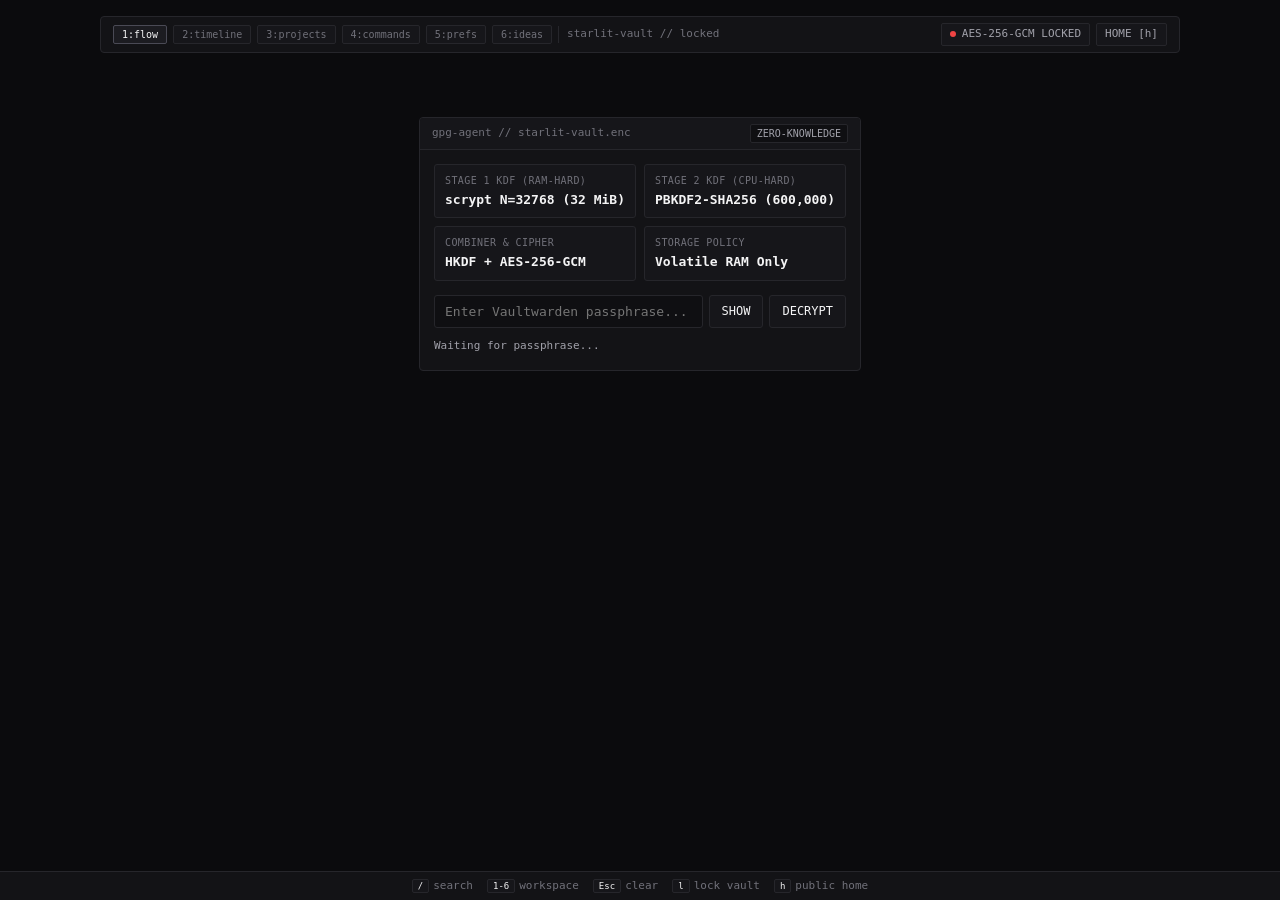
<file: vault/index.html>
<!DOCTYPE html>
<html lang="en">
<head>
  <meta charset="UTF-8">
  <meta name="viewport" content="width=device-width, initial-scale=1.0">
  <meta name="robots" content="noindex, nofollow, noarchive, nosnippet">
  <meta http-equiv="Content-Security-Policy" content="default-src 'none'; script-src 'self'; style-src 'self' https://fonts.googleapis.com; font-src https://fonts.gstatic.com; connect-src 'self'; img-src 'self' data:; base-uri 'none'; form-action 'none';">
  <title>acidburn0x90 // starlit-vault</title>
  <link rel="stylesheet" href="./vault.css">
</head>
<body>
  <div class="wm-desktop">
    <!-- Top Waybar -->
    <header class="waybar">
      <div class="waybar-left">
        <div class="workspaces-group" id="wsGroup">
          <button type="button" class="ws-pill active" data-ws="flow">1:flow</button>
          <button type="button" class="ws-pill" data-ws="timeline">2:timeline</button>
          <button type="button" class="ws-pill" data-ws="projects">3:projects</button>
          <button type="button" class="ws-pill" data-ws="commands">4:commands</button>
          <button type="button" class="ws-pill" data-ws="prefs">5:prefs</button>
          <button type="button" class="ws-pill" data-ws="ideas">6:ideas</button>
        </div>
        <span class="waybar-title" id="waybarHost">starlit-vault // locked</span>
      </div>
      <div class="waybar-right">
        <span class="module-pill">
          <span class="status-dot locked" id="vaultDot"></span>
          <span id="vaultStateText">AES-256-GCM LOCKED</span>
        </span>
        <span class="module-pill hidden" id="autoLockPill">AUTO-LOCK 15:00</span>
        <button type="button" class="module-pill hidden" id="lockBtn">LOCK [l]</button>
        <a href="../index.html" class="module-pill">HOME [h]</a>
      </div>
    </header>

    <!-- Locked Gate Screen -->
    <main id="lockScreen" class="lock-wrapper">
      <section class="tile-window">
        <div class="tile-bar">
          <span>gpg-agent // starlit-vault.enc</span>
          <span class="tile-tag">ZERO-KNOWLEDGE</span>
        </div>
        <div class="tile-body">
          <div class="lock-meta">
            <div class="metric-cell">
              <div class="metric-label">Stage 1 KDF (RAM-Hard)</div>
              <div class="metric-value">scrypt N=32768 (32 MiB)</div>
            </div>
            <div class="metric-cell">
              <div class="metric-label">Stage 2 KDF (CPU-Hard)</div>
              <div class="metric-value">PBKDF2-SHA256 (600,000)</div>
            </div>
            <div class="metric-cell">
              <div class="metric-label">Combiner &amp; Cipher</div>
              <div class="metric-value">HKDF + AES-256-GCM</div>
            </div>
            <div class="metric-cell">
              <div class="metric-label">Storage Policy</div>
              <div class="metric-value">Volatile RAM Only</div>
            </div>
          </div>

          <form id="unlockForm" class="lock-form" autocomplete="off">
            <div class="input-row">
              <input
                type="password"
                id="passphraseInput"
                class="vault-input"
                placeholder="Enter Vaultwarden passphrase..."
                autocomplete="current-password"
                spellcheck="false"
                required
              >
              <button type="button" id="togglePwBtn" class="btn">SHOW</button>
              <button type="submit" id="unlockBtn" class="btn">DECRYPT</button>
            </div>
            <div id="kdfStatus" class="kdf-status">Waiting for passphrase...</div>
            <div id="errorBox" class="error-box hidden"></div>
          </form>
        </div>
      </section>
    </main>

    <!-- Unlocked Workspace Container (Populated in volatile memory only) -->
    <main id="vaultApp" class="wm-desktop hidden">
      <div class="metrics-row" id="metricsRow"></div>

      <div class="toolbar-row">
        <input
          type="search"
          id="globalSearch"
          class="vault-input"
          placeholder="Press / to filter active workspace or search across projects, commands, changes, prefs..."
          autocomplete="off"
          spellcheck="false"
        >
      </div>

      <section id="panel-flow" class="wm-desktop"></section>
      <section id="panel-timeline" class="wm-desktop hidden"></section>
      <section id="panel-projects" class="wm-desktop hidden"></section>
      <section id="panel-commands" class="wm-desktop hidden"></section>
      <section id="panel-prefs" class="wm-desktop hidden"></section>
      <section id="panel-ideas" class="wm-desktop hidden"></section>
    </main>
  </div>

  <footer class="keybind-bar">
    <span><kbd>/</kbd>search</span>
    <span><kbd>1-6</kbd>workspace</span>
    <span><kbd>Esc</kbd>clear</span>
    <span><kbd>l</kbd>lock vault</span>
    <span><kbd>h</kbd>public home</span>
  </footer>

  <script src="./crypto.js" defer></script>
  <script src="./vault.js" defer></script>
</body>
</html>
</file>
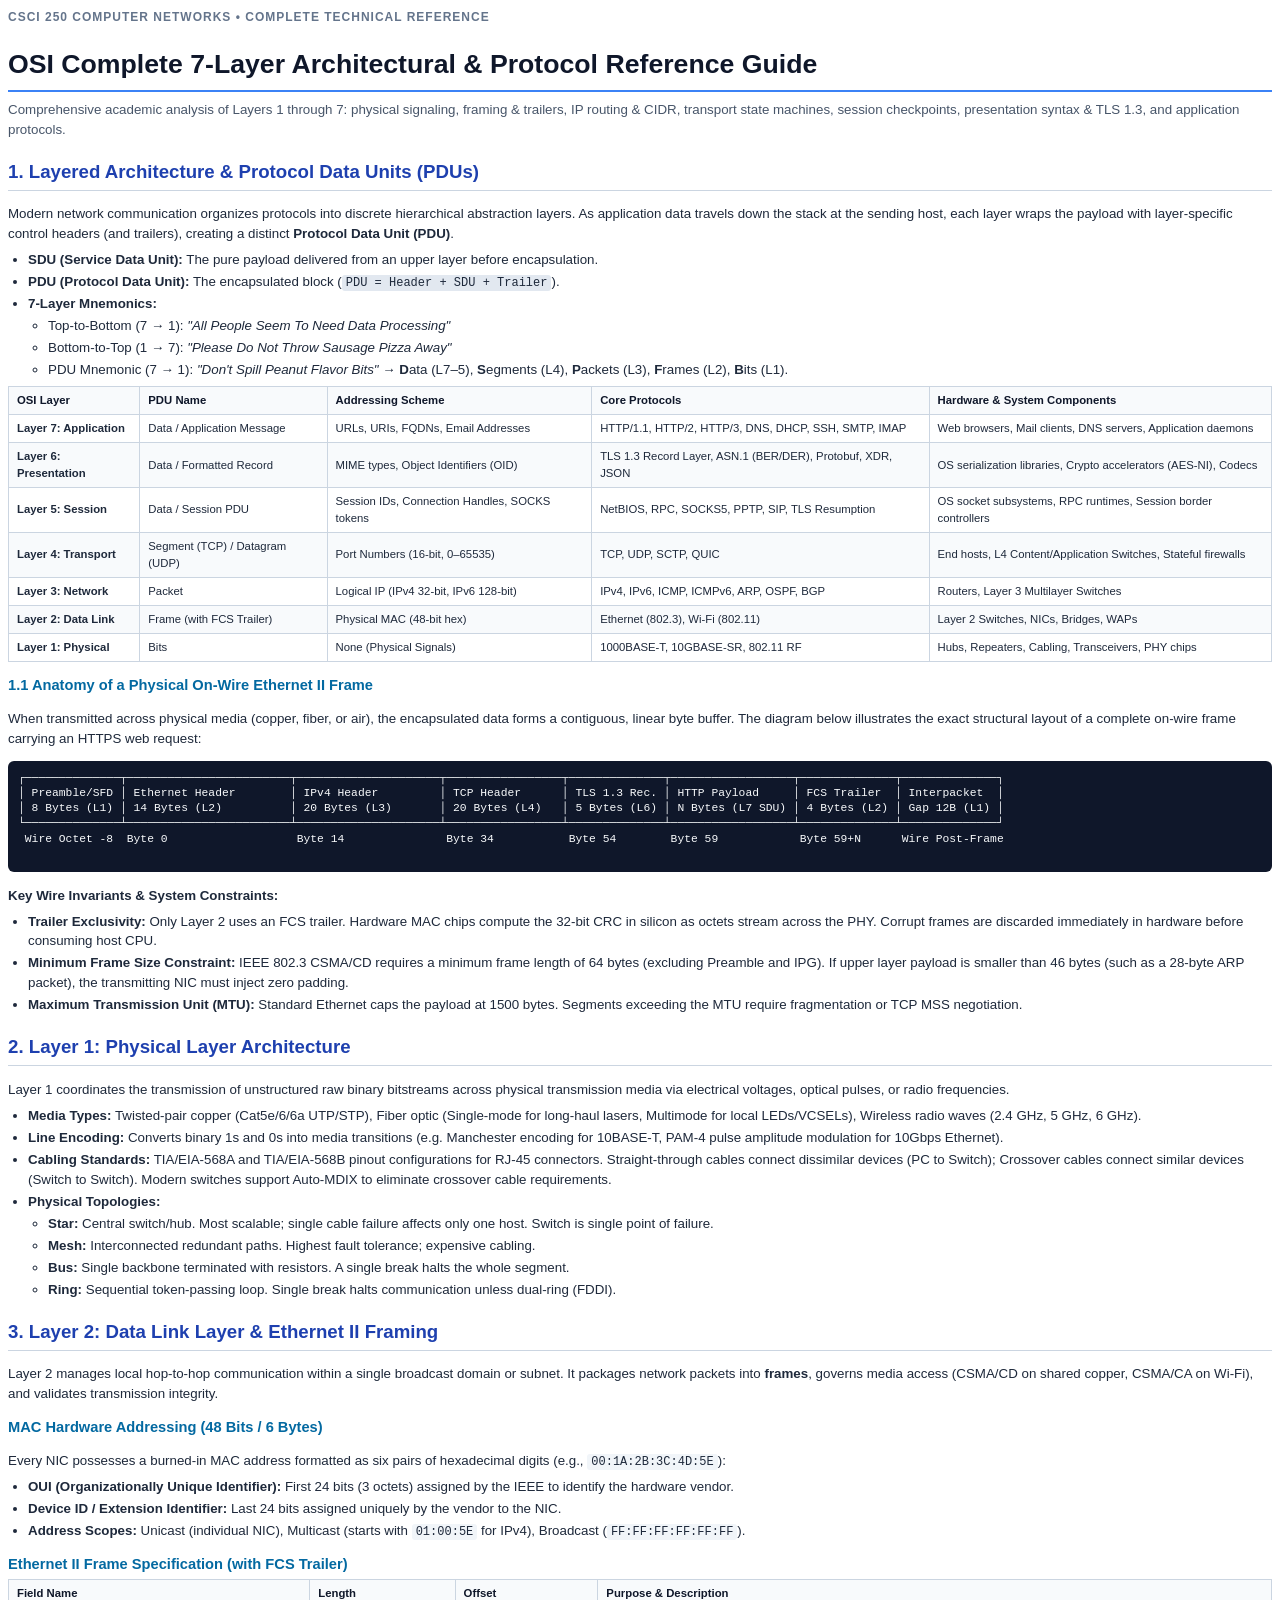
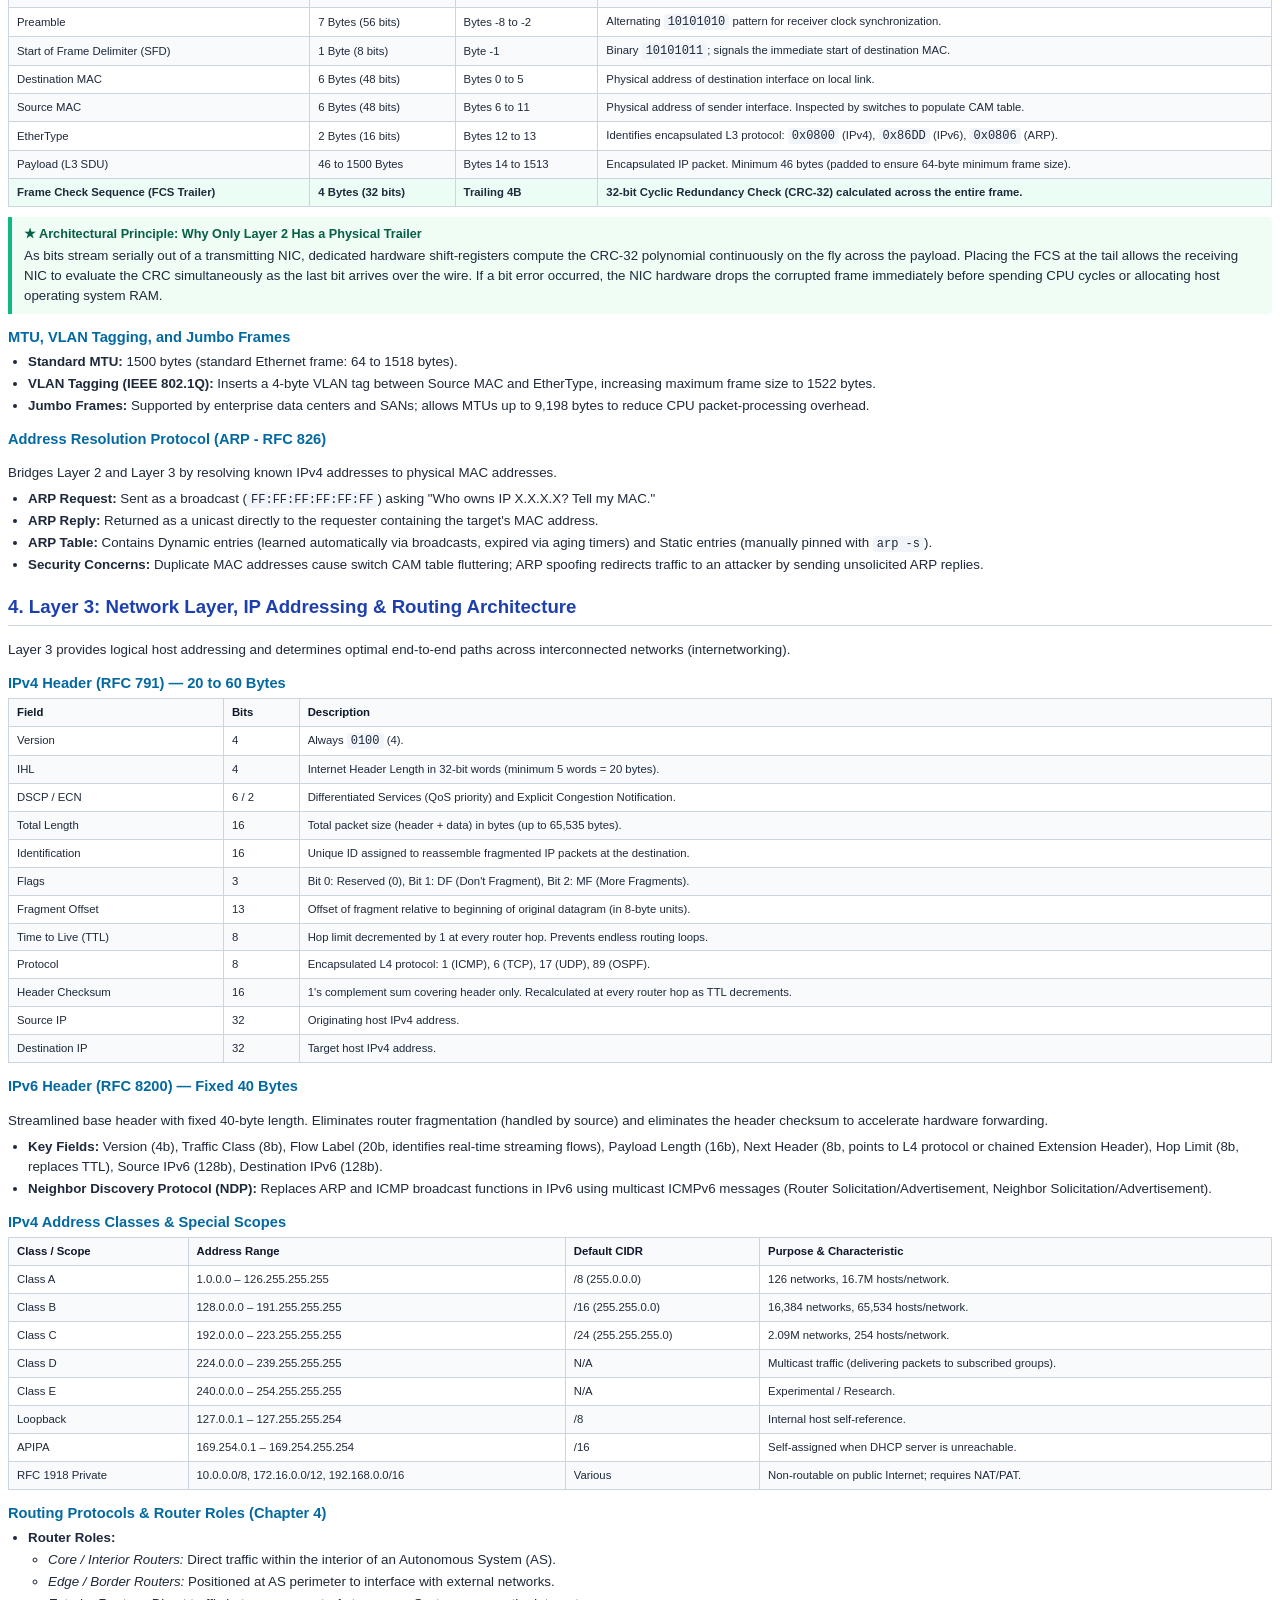
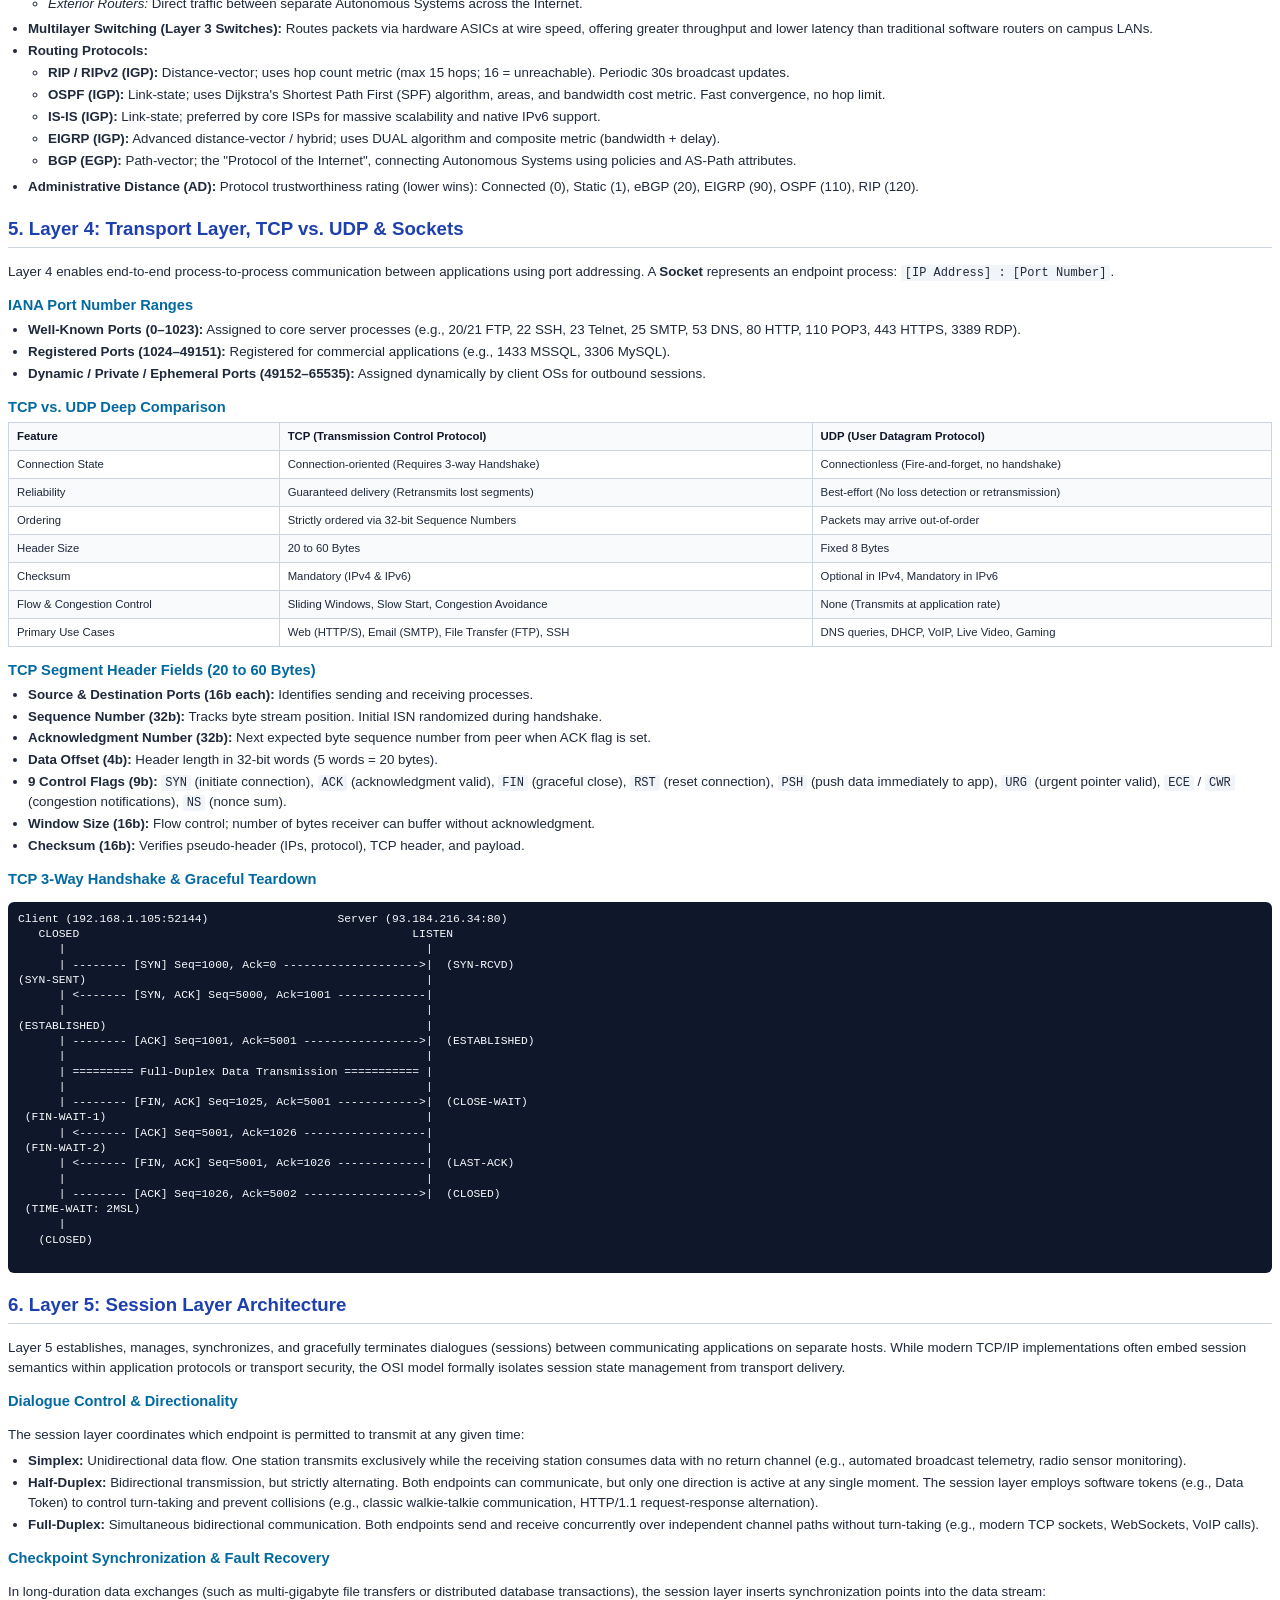
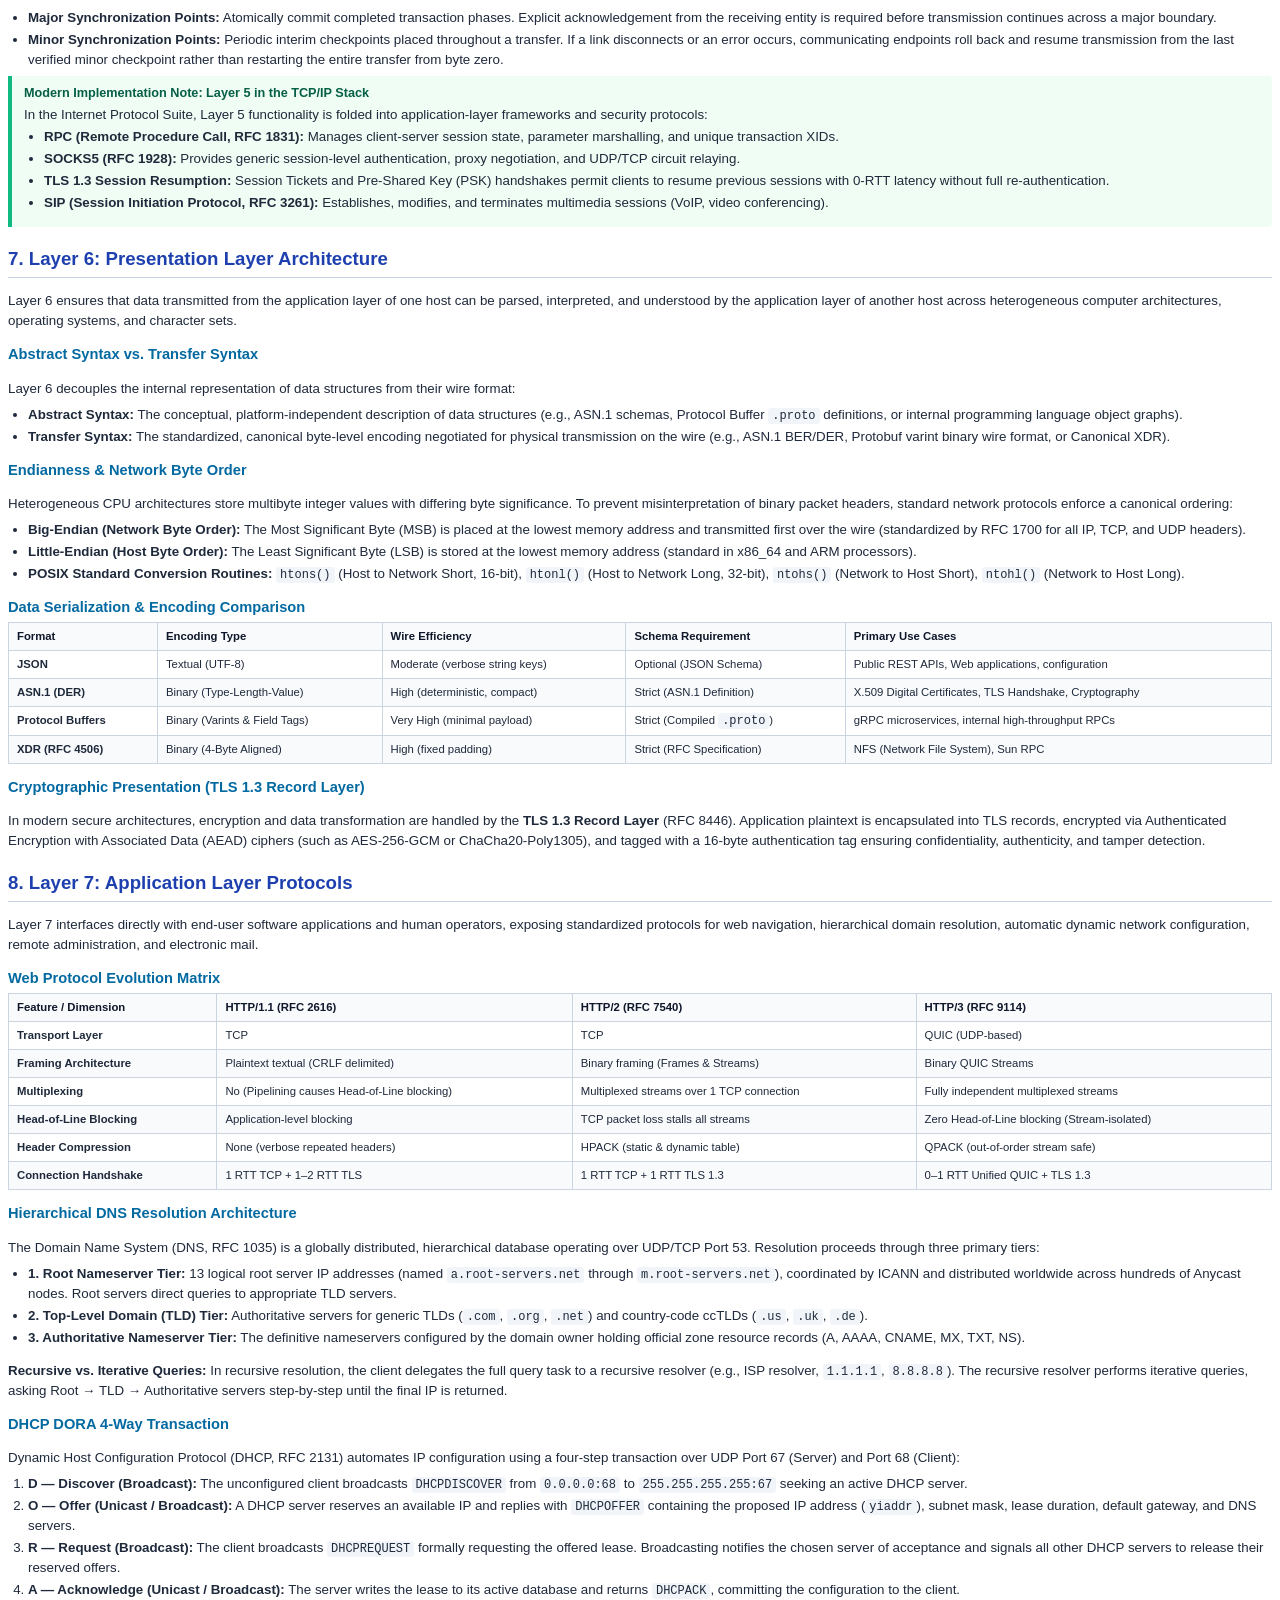
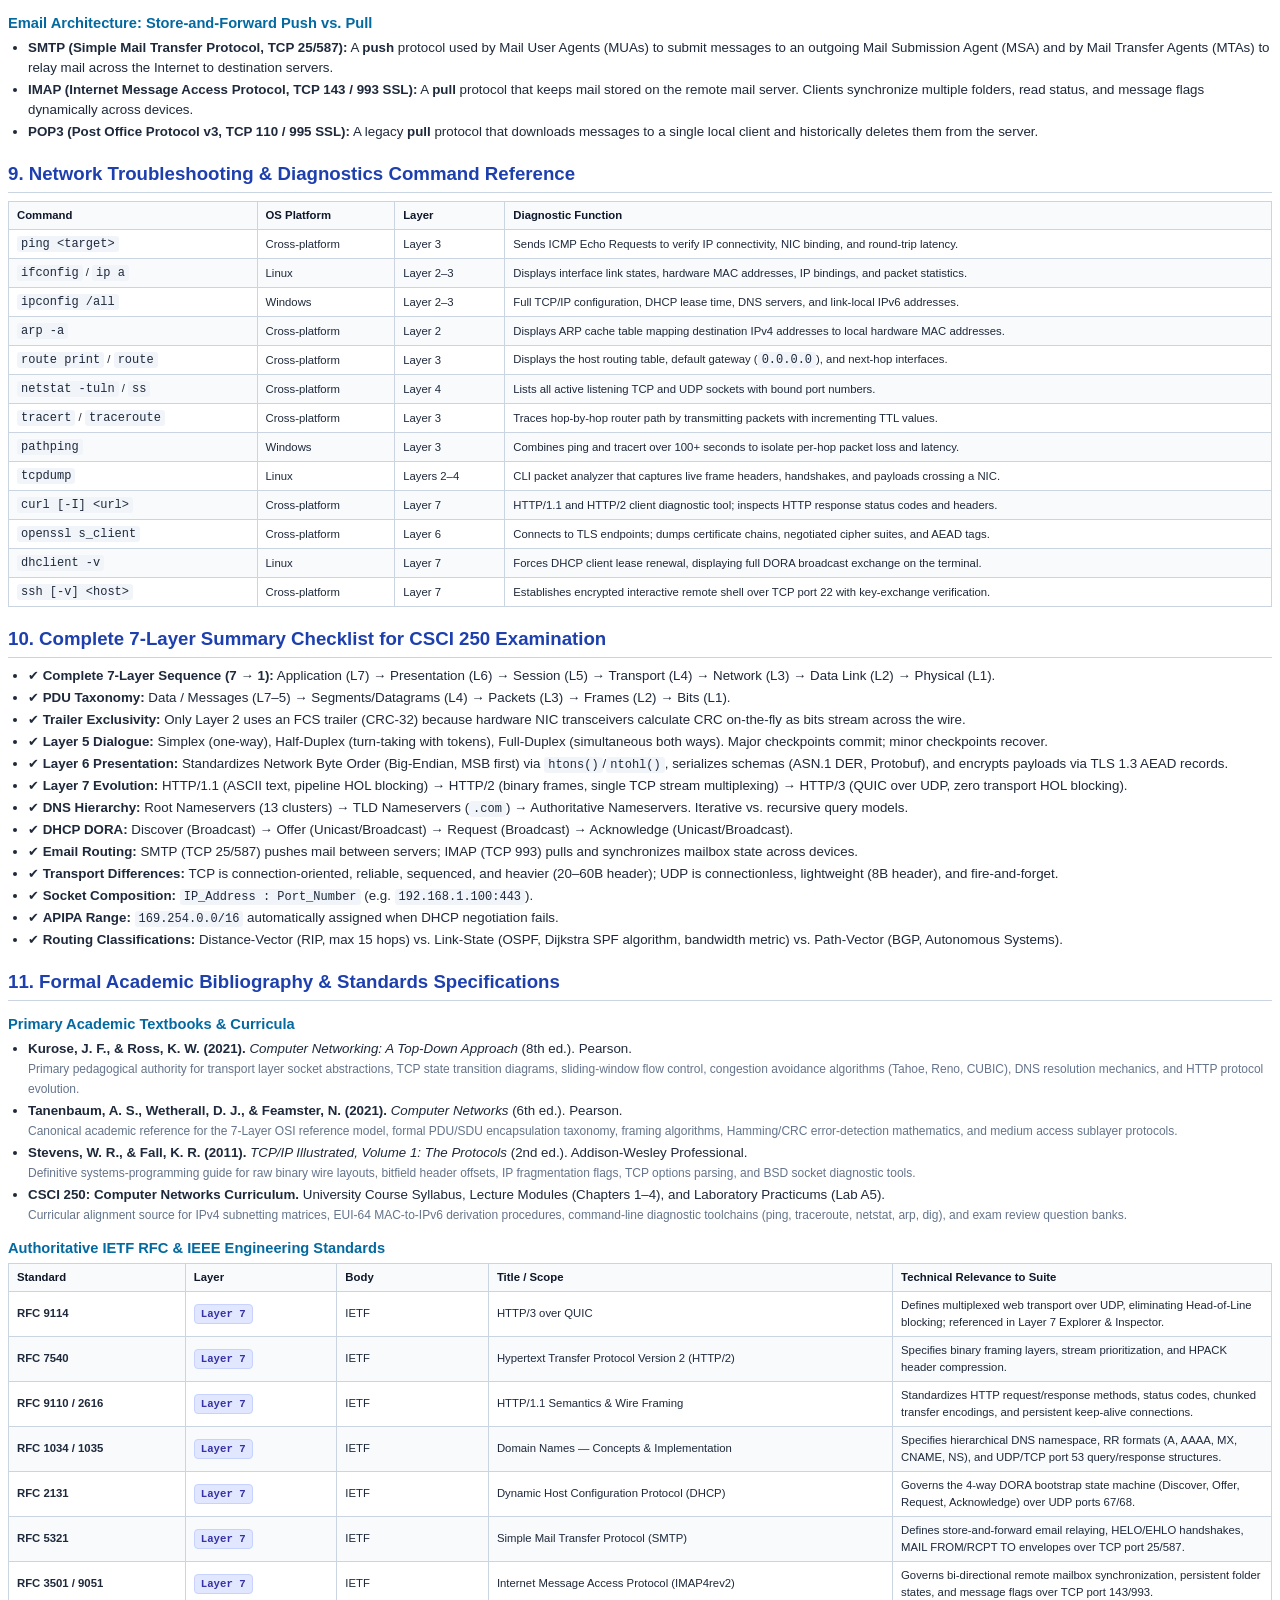
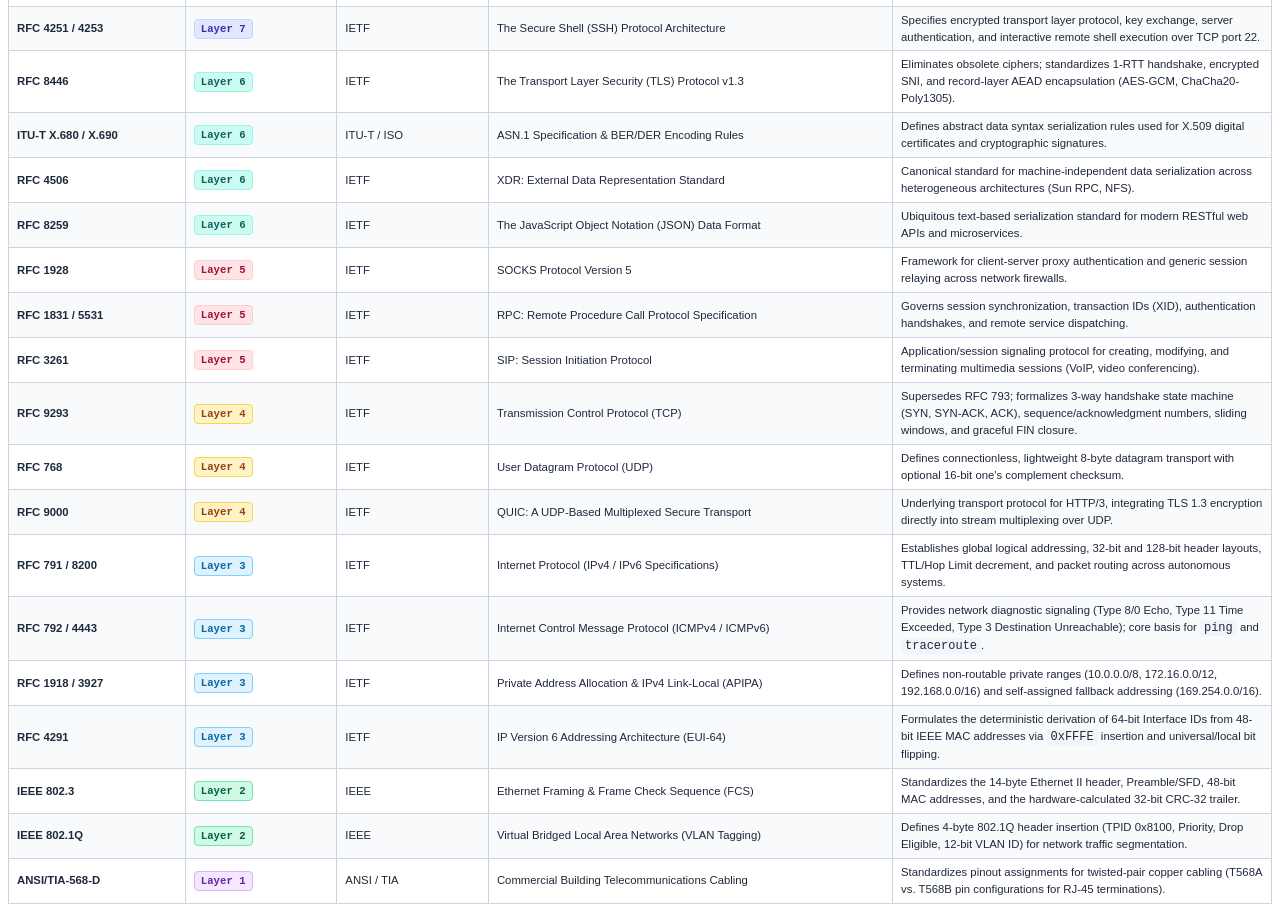
<file: osi/guide.html>
<!DOCTYPE html>
<html lang="en">
<head>
  <meta charset="UTF-8">
  <title>OSI Complete 7-Layer Architectural & Protocol Guide</title>
  <style>
    @page {
      size: letter;
      margin: 0.75in;
    }
    body {
      font-family: -apple-system, BlinkMacSystemFont, "Segoe UI", Roboto, Helvetica, Arial, sans-serif;
      line-height: 1.5;
      color: #1e293b;
      background: #ffffff;
      font-size: 10pt;
    }
    h1, h2, h3, h4 {
      color: #0f172a;
      font-weight: 700;
      page-break-after: avoid;
    }
    h1 { font-size: 20pt; border-bottom: 2px solid #3b82f6; padding-bottom: 6px; margin-bottom: 8px; }
    h2 { font-size: 14pt; border-bottom: 1px solid #cbd5e1; padding-bottom: 4px; margin-top: 18px; margin-bottom: 8px; color: #1e40af; }
    h3 { font-size: 11pt; margin-top: 12px; margin-bottom: 4px; color: #0369a1; }
    h4 { font-size: 10pt; margin-top: 8px; margin-bottom: 2px; }
    p { margin-bottom: 6px; }
    ul, ol { margin-top: 2px; margin-bottom: 6px; padding-left: 20px; }
    li { margin-bottom: 2px; }
    code { font-family: ui-monospace, SFMono-Regular, Menlo, Monaco, Consolas, monospace; background: #f1f5f9; padding: 1px 4px; border-radius: 3px; font-size: 9pt; }
    pre { font-family: ui-monospace, SFMono-Regular, Menlo, Monaco, Consolas, monospace; background: #0f172a; color: #f8fafc; padding: 10px; border-radius: 6px; font-size: 8.5pt; overflow-x: auto; margin-bottom: 8px; line-height: 1.35; }
    table { width: 100%; border-collapse: collapse; margin-bottom: 10px; font-size: 8.5pt; page-break-inside: avoid; }
    th, td { border: 1px solid #cbd5e1; padding: 5px 8px; text-align: left; }
    th { background: #f8fafc; font-weight: 600; color: #0f172a; }
    tr:nth-child(even) { background: #f8fafc; }
    .badge { display: inline-block; padding: 1px 6px; border-radius: 4px; font-size: 8pt; font-weight: 600; font-family: monospace; }
    .badge-l7 { background: #e0e7ff; color: #3730a3; border: 1px solid #c7d2fe; }
    .badge-l6 { background: #ccfbf1; color: #115e59; border: 1px solid #99f6e4; }
    .badge-l5 { background: #ffe4e6; color: #9f1239; border: 1px solid #fecdd3; }
    .badge-l4 { background: #fef3c7; color: #92400e; border: 1px solid #fcd34d; }
    .badge-l3 { background: #e0f2fe; color: #0369a1; border: 1px solid #7dd3fc; }
    .badge-l2 { background: #d1fae5; color: #065f46; border: 1px solid #6ee7b7; }
    .badge-l1 { background: #f3e8ff; color: #6b21a8; border: 1px solid #d8b4fe; }
    .callout { background: #f0fdf4; border-left: 4px solid #10b981; padding: 8px 12px; margin-bottom: 10px; border-radius: 0 4px 4px 0; }
    .callout-title { font-weight: 700; color: #065f46; margin-bottom: 2px; font-size: 9.5pt; }
    .page-break { page-break-before: always; }
  </style>
</head>
<body>

  <!-- Cover / Header -->
  <div>
    <div style="font-size: 9pt; text-transform: uppercase; letter-spacing: 1px; color: #64748b; font-weight: 600;">
      CSCI 250 Computer Networks • Complete Technical Reference
    </div>
    <h1>OSI Complete 7-Layer Architectural & Protocol Reference Guide</h1>
    <div style="font-size: 10pt; color: #475569; margin-bottom: 15px;">
      Comprehensive academic analysis of Layers 1 through 7: physical signaling, framing & trailers, IP routing & CIDR, transport state machines, session checkpoints, presentation syntax & TLS 1.3, and application protocols.
    </div>
  </div>

  <!-- Section 1 -->
  <h2>1. Layered Architecture & Protocol Data Units (PDUs)</h2>
  <p>
    Modern network communication organizes protocols into discrete hierarchical abstraction layers. As application data travels down the stack at the sending host, each layer wraps the payload with layer-specific control headers (and trailers), creating a distinct <strong>Protocol Data Unit (PDU)</strong>.
  </p>
  <ul>
    <li><strong>SDU (Service Data Unit):</strong> The pure payload delivered from an upper layer before encapsulation.</li>
    <li><strong>PDU (Protocol Data Unit):</strong> The encapsulated block (<code style="background:#e2e8f0;">PDU = Header + SDU + Trailer</code>).</li>
    <li><strong>7-Layer Mnemonics:</strong>
      <ul>
        <li>Top-to-Bottom (7 → 1): <em>"All People Seem To Need Data Processing"</em></li>
        <li>Bottom-to-Top (1 → 7): <em>"Please Do Not Throw Sausage Pizza Away"</em></li>
        <li>PDU Mnemonic (7 → 1): <em>"Don't Spill Peanut Flavor Bits"</em> → <strong>D</strong>ata (L7–5), <strong>S</strong>egments (L4), <strong>P</strong>ackets (L3), <strong>F</strong>rames (L2), <strong>B</strong>its (L1).</li>
      </ul>
    </li>
  </ul>

  <table>
    <thead>
      <tr>
        <th>OSI Layer</th>
        <th>PDU Name</th>
        <th>Addressing Scheme</th>
        <th>Core Protocols</th>
        <th>Hardware & System Components</th>
      </tr>
    </thead>
    <tbody>
      <tr>
        <td><strong>Layer 7: Application</strong></td>
        <td>Data / Application Message</td>
        <td>URLs, URIs, FQDNs, Email Addresses</td>
        <td>HTTP/1.1, HTTP/2, HTTP/3, DNS, DHCP, SSH, SMTP, IMAP</td>
        <td>Web browsers, Mail clients, DNS servers, Application daemons</td>
      </tr>
      <tr>
        <td><strong>Layer 6: Presentation</strong></td>
        <td>Data / Formatted Record</td>
        <td>MIME types, Object Identifiers (OID)</td>
        <td>TLS 1.3 Record Layer, ASN.1 (BER/DER), Protobuf, XDR, JSON</td>
        <td>OS serialization libraries, Crypto accelerators (AES-NI), Codecs</td>
      </tr>
      <tr>
        <td><strong>Layer 5: Session</strong></td>
        <td>Data / Session PDU</td>
        <td>Session IDs, Connection Handles, SOCKS tokens</td>
        <td>NetBIOS, RPC, SOCKS5, PPTP, SIP, TLS Resumption</td>
        <td>OS socket subsystems, RPC runtimes, Session border controllers</td>
      </tr>
      <tr>
        <td><strong>Layer 4: Transport</strong></td>
        <td>Segment (TCP) / Datagram (UDP)</td>
        <td>Port Numbers (16-bit, 0–65535)</td>
        <td>TCP, UDP, SCTP, QUIC</td>
        <td>End hosts, L4 Content/Application Switches, Stateful firewalls</td>
      </tr>
      <tr>
        <td><strong>Layer 3: Network</strong></td>
        <td>Packet</td>
        <td>Logical IP (IPv4 32-bit, IPv6 128-bit)</td>
        <td>IPv4, IPv6, ICMP, ICMPv6, ARP, OSPF, BGP</td>
        <td>Routers, Layer 3 Multilayer Switches</td>
      </tr>
      <tr>
        <td><strong>Layer 2: Data Link</strong></td>
        <td>Frame (with FCS Trailer)</td>
        <td>Physical MAC (48-bit hex)</td>
        <td>Ethernet (802.3), Wi-Fi (802.11)</td>
        <td>Layer 2 Switches, NICs, Bridges, WAPs</td>
      </tr>
      <tr>
        <td><strong>Layer 1: Physical</strong></td>
        <td>Bits</td>
        <td>None (Physical Signals)</td>
        <td>1000BASE-T, 10GBASE-SR, 802.11 RF</td>
        <td>Hubs, Repeaters, Cabling, Transceivers, PHY chips</td>
      </tr>
    </tbody>
  </table>

  <h3>1.1 Anatomy of a Physical On-Wire Ethernet II Frame</h3>
  <p>
    When transmitted across physical media (copper, fiber, or air), the encapsulated data forms a contiguous, linear byte buffer. The diagram below illustrates the exact structural layout of a complete on-wire frame carrying an HTTPS web request:
  </p>
  <pre>
┌──────────────┬────────────────────────┬─────────────────────┬─────────────────┬──────────────┬──────────────────┬──────────────┬──────────────┐
│ Preamble/SFD │ Ethernet Header        │ IPv4 Header         │ TCP Header      │ TLS 1.3 Rec. │ HTTP Payload     │ FCS Trailer  │ Interpacket  │
│ 8 Bytes (L1) │ 14 Bytes (L2)          │ 20 Bytes (L3)       │ 20 Bytes (L4)   │ 5 Bytes (L6) │ N Bytes (L7 SDU) │ 4 Bytes (L2) │ Gap 12B (L1) │
└──────────────┴────────────────────────┴─────────────────────┴─────────────────┴──────────────┴──────────────────┴──────────────┴──────────────┘
 Wire Octet -8  Byte 0                   Byte 14               Byte 34           Byte 54        Byte 59            Byte 59+N      Wire Post-Frame
  </pre>
  <p>
    <strong>Key Wire Invariants & System Constraints:</strong>
  </p>
  <ul>
    <li><strong>Trailer Exclusivity:</strong> Only Layer 2 uses an FCS trailer. Hardware MAC chips compute the 32-bit CRC in silicon as octets stream across the PHY. Corrupt frames are discarded immediately in hardware before consuming host CPU.</li>
    <li><strong>Minimum Frame Size Constraint:</strong> IEEE 802.3 CSMA/CD requires a minimum frame length of 64 bytes (excluding Preamble and IPG). If upper layer payload is smaller than 46 bytes (such as a 28-byte ARP packet), the transmitting NIC must inject zero padding.</li>
    <li><strong>Maximum Transmission Unit (MTU):</strong> Standard Ethernet caps the payload at 1500 bytes. Segments exceeding the MTU require fragmentation or TCP MSS negotiation.</li>
  </ul>

  <!-- Section 2 -->
  <h2>2. Layer 1: Physical Layer Architecture</h2>
  <p>
    Layer 1 coordinates the transmission of unstructured raw binary bitstreams across physical transmission media via electrical voltages, optical pulses, or radio frequencies.
  </p>
  <ul>
    <li><strong>Media Types:</strong> Twisted-pair copper (Cat5e/6/6a UTP/STP), Fiber optic (Single-mode for long-haul lasers, Multimode for local LEDs/VCSELs), Wireless radio waves (2.4 GHz, 5 GHz, 6 GHz).</li>
    <li><strong>Line Encoding:</strong> Converts binary 1s and 0s into media transitions (e.g. Manchester encoding for 10BASE-T, PAM-4 pulse amplitude modulation for 10Gbps Ethernet).</li>
    <li><strong>Cabling Standards:</strong> TIA/EIA-568A and TIA/EIA-568B pinout configurations for RJ-45 connectors. Straight-through cables connect dissimilar devices (PC to Switch); Crossover cables connect similar devices (Switch to Switch). Modern switches support Auto-MDIX to eliminate crossover cable requirements.</li>
    <li><strong>Physical Topologies:</strong>
      <ul>
        <li><strong>Star:</strong> Central switch/hub. Most scalable; single cable failure affects only one host. Switch is single point of failure.</li>
        <li><strong>Mesh:</strong> Interconnected redundant paths. Highest fault tolerance; expensive cabling.</li>
        <li><strong>Bus:</strong> Single backbone terminated with resistors. A single break halts the whole segment.</li>
        <li><strong>Ring:</strong> Sequential token-passing loop. Single break halts communication unless dual-ring (FDDI).</li>
      </ul>
    </li>
  </ul>

  <!-- Section 3 -->
  <div class="page-break"></div>
  <h2>3. Layer 2: Data Link Layer & Ethernet II Framing</h2>
  <p>
    Layer 2 manages local hop-to-hop communication within a single broadcast domain or subnet. It packages network packets into <strong>frames</strong>, governs media access (CSMA/CD on shared copper, CSMA/CA on Wi-Fi), and validates transmission integrity.
  </p>

  <h3>MAC Hardware Addressing (48 Bits / 6 Bytes)</h3>
  <p>
    Every NIC possesses a burned-in MAC address formatted as six pairs of hexadecimal digits (e.g., <code>00:1A:2B:3C:4D:5E</code>):
  </p>
  <ul>
    <li><strong>OUI (Organizationally Unique Identifier):</strong> First 24 bits (3 octets) assigned by the IEEE to identify the hardware vendor.</li>
    <li><strong>Device ID / Extension Identifier:</strong> Last 24 bits assigned uniquely by the vendor to the NIC.</li>
    <li><strong>Address Scopes:</strong> Unicast (individual NIC), Multicast (starts with <code>01:00:5E</code> for IPv4), Broadcast (<code>FF:FF:FF:FF:FF:FF</code>).</li>
  </ul>

  <h3>Ethernet II Frame Specification (with FCS Trailer)</h3>
  <table>
    <thead>
      <tr>
        <th>Field Name</th>
        <th>Length</th>
        <th>Offset</th>
        <th>Purpose & Description</th>
      </tr>
    </thead>
    <tbody>
      <tr>
        <td>Preamble</td>
        <td>7 Bytes (56 bits)</td>
        <td>Bytes -8 to -2</td>
        <td>Alternating <code>10101010</code> pattern for receiver clock synchronization.</td>
      </tr>
      <tr>
        <td>Start of Frame Delimiter (SFD)</td>
        <td>1 Byte (8 bits)</td>
        <td>Byte -1</td>
        <td>Binary <code>10101011</code>; signals the immediate start of destination MAC.</td>
      </tr>
      <tr>
        <td>Destination MAC</td>
        <td>6 Bytes (48 bits)</td>
        <td>Bytes 0 to 5</td>
        <td>Physical address of destination interface on local link.</td>
      </tr>
      <tr>
        <td>Source MAC</td>
        <td>6 Bytes (48 bits)</td>
        <td>Bytes 6 to 11</td>
        <td>Physical address of sender interface. Inspected by switches to populate CAM table.</td>
      </tr>
      <tr>
        <td>EtherType</td>
        <td>2 Bytes (16 bits)</td>
        <td>Bytes 12 to 13</td>
        <td>Identifies encapsulated L3 protocol: <code>0x0800</code> (IPv4), <code>0x86DD</code> (IPv6), <code>0x0806</code> (ARP).</td>
      </tr>
      <tr>
        <td>Payload (L3 SDU)</td>
        <td>46 to 1500 Bytes</td>
        <td>Bytes 14 to 1513</td>
        <td>Encapsulated IP packet. Minimum 46 bytes (padded to ensure 64-byte minimum frame size).</td>
      </tr>
      <tr style="background:#ecfdf5;">
        <td><strong>Frame Check Sequence (FCS Trailer)</strong></td>
        <td><strong>4 Bytes (32 bits)</strong></td>
        <td><strong>Trailing 4B</strong></td>
        <td><strong>32-bit Cyclic Redundancy Check (CRC-32) calculated across the entire frame.</strong></td>
      </tr>
    </tbody>
  </table>

  <div class="callout">
    <div class="callout-title">★ Architectural Principle: Why Only Layer 2 Has a Physical Trailer</div>
    As bits stream serially out of a transmitting NIC, dedicated hardware shift-registers compute the CRC-32 polynomial continuously on the fly across the payload. Placing the FCS at the tail allows the receiving NIC to evaluate the CRC simultaneously as the last bit arrives over the wire. If a bit error occurred, the NIC hardware drops the corrupted frame immediately before spending CPU cycles or allocating host operating system RAM.
  </div>

  <h3>MTU, VLAN Tagging, and Jumbo Frames</h3>
  <ul>
    <li><strong>Standard MTU:</strong> 1500 bytes (standard Ethernet frame: 64 to 1518 bytes).</li>
    <li><strong>VLAN Tagging (IEEE 802.1Q):</strong> Inserts a 4-byte VLAN tag between Source MAC and EtherType, increasing maximum frame size to 1522 bytes.</li>
    <li><strong>Jumbo Frames:</strong> Supported by enterprise data centers and SANs; allows MTUs up to 9,198 bytes to reduce CPU packet-processing overhead.</li>
  </ul>

  <h3>Address Resolution Protocol (ARP - RFC 826)</h3>
  <p>
    Bridges Layer 2 and Layer 3 by resolving known IPv4 addresses to physical MAC addresses.
  </p>
  <ul>
    <li><strong>ARP Request:</strong> Sent as a broadcast (<code>FF:FF:FF:FF:FF:FF</code>) asking "Who owns IP X.X.X.X? Tell my MAC."</li>
    <li><strong>ARP Reply:</strong> Returned as a unicast directly to the requester containing the target's MAC address.</li>
    <li><strong>ARP Table:</strong> Contains Dynamic entries (learned automatically via broadcasts, expired via aging timers) and Static entries (manually pinned with <code>arp -s</code>).</li>
    <li><strong>Security Concerns:</strong> Duplicate MAC addresses cause switch CAM table fluttering; ARP spoofing redirects traffic to an attacker by sending unsolicited ARP replies.</li>
  </ul>

  <!-- Section 4 -->
  <div class="page-break"></div>
  <h2>4. Layer 3: Network Layer, IP Addressing & Routing Architecture</h2>
  <p>
    Layer 3 provides logical host addressing and determines optimal end-to-end paths across interconnected networks (internetworking).
  </p>

  <h3>IPv4 Header (RFC 791) — 20 to 60 Bytes</h3>
  <table>
    <thead>
      <tr>
        <th>Field</th>
        <th>Bits</th>
        <th>Description</th>
      </tr>
    </thead>
    <tbody>
      <tr>
        <td>Version</td>
        <td>4</td>
        <td>Always <code>0100</code> (4).</td>
      </tr>
      <tr>
        <td>IHL</td>
        <td>4</td>
        <td>Internet Header Length in 32-bit words (minimum 5 words = 20 bytes).</td>
      </tr>
      <tr>
        <td>DSCP / ECN</td>
        <td>6 / 2</td>
        <td>Differentiated Services (QoS priority) and Explicit Congestion Notification.</td>
      </tr>
      <tr>
        <td>Total Length</td>
        <td>16</td>
        <td>Total packet size (header + data) in bytes (up to 65,535 bytes).</td>
      </tr>
      <tr>
        <td>Identification</td>
        <td>16</td>
        <td>Unique ID assigned to reassemble fragmented IP packets at the destination.</td>
      </tr>
      <tr>
        <td>Flags</td>
        <td>3</td>
        <td>Bit 0: Reserved (0), Bit 1: DF (Don't Fragment), Bit 2: MF (More Fragments).</td>
      </tr>
      <tr>
        <td>Fragment Offset</td>
        <td>13</td>
        <td>Offset of fragment relative to beginning of original datagram (in 8-byte units).</td>
      </tr>
      <tr>
        <td>Time to Live (TTL)</td>
        <td>8</td>
        <td>Hop limit decremented by 1 at every router hop. Prevents endless routing loops.</td>
      </tr>
      <tr>
        <td>Protocol</td>
        <td>8</td>
        <td>Encapsulated L4 protocol: 1 (ICMP), 6 (TCP), 17 (UDP), 89 (OSPF).</td>
      </tr>
      <tr>
        <td>Header Checksum</td>
        <td>16</td>
        <td>1's complement sum covering header only. Recalculated at every router hop as TTL decrements.</td>
      </tr>
      <tr>
        <td>Source IP</td>
        <td>32</td>
        <td>Originating host IPv4 address.</td>
      </tr>
      <tr>
        <td>Destination IP</td>
        <td>32</td>
        <td>Target host IPv4 address.</td>
      </tr>
    </tbody>
  </table>

  <h3>IPv6 Header (RFC 8200) — Fixed 40 Bytes</h3>
  <p>
    Streamlined base header with fixed 40-byte length. Eliminates router fragmentation (handled by source) and eliminates the header checksum to accelerate hardware forwarding.
  </p>
  <ul>
    <li><strong>Key Fields:</strong> Version (4b), Traffic Class (8b), Flow Label (20b, identifies real-time streaming flows), Payload Length (16b), Next Header (8b, points to L4 protocol or chained Extension Header), Hop Limit (8b, replaces TTL), Source IPv6 (128b), Destination IPv6 (128b).</li>
    <li><strong>Neighbor Discovery Protocol (NDP):</strong> Replaces ARP and ICMP broadcast functions in IPv6 using multicast ICMPv6 messages (Router Solicitation/Advertisement, Neighbor Solicitation/Advertisement).</li>
  </ul>

  <h3>IPv4 Address Classes & Special Scopes</h3>
  <table>
    <thead>
      <tr>
        <th>Class / Scope</th>
        <th>Address Range</th>
        <th>Default CIDR</th>
        <th>Purpose & Characteristic</th>
      </tr>
    </thead>
    <tbody>
      <tr>
        <td>Class A</td>
        <td>1.0.0.0 – 126.255.255.255</td>
        <td>/8 (255.0.0.0)</td>
        <td>126 networks, 16.7M hosts/network.</td>
      </tr>
      <tr>
        <td>Class B</td>
        <td>128.0.0.0 – 191.255.255.255</td>
        <td>/16 (255.255.0.0)</td>
        <td>16,384 networks, 65,534 hosts/network.</td>
      </tr>
      <tr>
        <td>Class C</td>
        <td>192.0.0.0 – 223.255.255.255</td>
        <td>/24 (255.255.255.0)</td>
        <td>2.09M networks, 254 hosts/network.</td>
      </tr>
      <tr>
        <td>Class D</td>
        <td>224.0.0.0 – 239.255.255.255</td>
        <td>N/A</td>
        <td>Multicast traffic (delivering packets to subscribed groups).</td>
      </tr>
      <tr>
        <td>Class E</td>
        <td>240.0.0.0 – 254.255.255.255</td>
        <td>N/A</td>
        <td>Experimental / Research.</td>
      </tr>
      <tr>
        <td>Loopback</td>
        <td>127.0.0.1 – 127.255.255.254</td>
        <td>/8</td>
        <td>Internal host self-reference.</td>
      </tr>
      <tr>
        <td>APIPA</td>
        <td>169.254.0.1 – 169.254.255.254</td>
        <td>/16</td>
        <td>Self-assigned when DHCP server is unreachable.</td>
      </tr>
      <tr>
        <td>RFC 1918 Private</td>
        <td>10.0.0.0/8, 172.16.0.0/12, 192.168.0.0/16</td>
        <td>Various</td>
        <td>Non-routable on public Internet; requires NAT/PAT.</td>
      </tr>
    </tbody>
  </table>

  <h3>Routing Protocols & Router Roles (Chapter 4)</h3>
  <ul>
    <li><strong>Router Roles:</strong>
      <ul>
        <li><em>Core / Interior Routers:</em> Direct traffic within the interior of an Autonomous System (AS).</li>
        <li><em>Edge / Border Routers:</em> Positioned at AS perimeter to interface with external networks.</li>
        <li><em>Exterior Routers:</em> Direct traffic between separate Autonomous Systems across the Internet.</li>
      </ul>
    </li>
    <li><strong>Multilayer Switching (Layer 3 Switches):</strong> Routes packets via hardware ASICs at wire speed, offering greater throughput and lower latency than traditional software routers on campus LANs.</li>
    <li><strong>Routing Protocols:</strong>
      <ul>
        <li><strong>RIP / RIPv2 (IGP):</strong> Distance-vector; uses hop count metric (max 15 hops; 16 = unreachable). Periodic 30s broadcast updates.</li>
        <li><strong>OSPF (IGP):</strong> Link-state; uses Dijkstra's Shortest Path First (SPF) algorithm, areas, and bandwidth cost metric. Fast convergence, no hop limit.</li>
        <li><strong>IS-IS (IGP):</strong> Link-state; preferred by core ISPs for massive scalability and native IPv6 support.</li>
        <li><strong>EIGRP (IGP):</strong> Advanced distance-vector / hybrid; uses DUAL algorithm and composite metric (bandwidth + delay).</li>
        <li><strong>BGP (EGP):</strong> Path-vector; the "Protocol of the Internet", connecting Autonomous Systems using policies and AS-Path attributes.</li>
      </ul>
    </li>
    <li><strong>Administrative Distance (AD):</strong> Protocol trustworthiness rating (lower wins): Connected (0), Static (1), eBGP (20), EIGRP (90), OSPF (110), RIP (120).</li>
  </ul>

  <!-- Section 5 -->
  <div class="page-break"></div>
  <h2>5. Layer 4: Transport Layer, TCP vs. UDP & Sockets</h2>
  <p>
    Layer 4 enables end-to-end process-to-process communication between applications using port addressing. A <strong>Socket</strong> represents an endpoint process: <code>[IP Address] : [Port Number]</code>.
  </p>

  <h3>IANA Port Number Ranges</h3>
  <ul>
    <li><strong>Well-Known Ports (0–1023):</strong> Assigned to core server processes (e.g., 20/21 FTP, 22 SSH, 23 Telnet, 25 SMTP, 53 DNS, 80 HTTP, 110 POP3, 443 HTTPS, 3389 RDP).</li>
    <li><strong>Registered Ports (1024–49151):</strong> Registered for commercial applications (e.g., 1433 MSSQL, 3306 MySQL).</li>
    <li><strong>Dynamic / Private / Ephemeral Ports (49152–65535):</strong> Assigned dynamically by client OSs for outbound sessions.</li>
  </ul>

  <h3>TCP vs. UDP Deep Comparison</h3>
  <table>
    <thead>
      <tr>
        <th>Feature</th>
        <th>TCP (Transmission Control Protocol)</th>
        <th>UDP (User Datagram Protocol)</th>
      </tr>
    </thead>
    <tbody>
      <tr>
        <td>Connection State</td>
        <td>Connection-oriented (Requires 3-way Handshake)</td>
        <td>Connectionless (Fire-and-forget, no handshake)</td>
      </tr>
      <tr>
        <td>Reliability</td>
        <td>Guaranteed delivery (Retransmits lost segments)</td>
        <td>Best-effort (No loss detection or retransmission)</td>
      </tr>
      <tr>
        <td>Ordering</td>
        <td>Strictly ordered via 32-bit Sequence Numbers</td>
        <td>Packets may arrive out-of-order</td>
      </tr>
      <tr>
        <td>Header Size</td>
        <td>20 to 60 Bytes</td>
        <td>Fixed 8 Bytes</td>
      </tr>
      <tr>
        <td>Checksum</td>
        <td>Mandatory (IPv4 & IPv6)</td>
        <td>Optional in IPv4, Mandatory in IPv6</td>
      </tr>
      <tr>
        <td>Flow & Congestion Control</td>
        <td>Sliding Windows, Slow Start, Congestion Avoidance</td>
        <td>None (Transmits at application rate)</td>
      </tr>
      <tr>
        <td>Primary Use Cases</td>
        <td>Web (HTTP/S), Email (SMTP), File Transfer (FTP), SSH</td>
        <td>DNS queries, DHCP, VoIP, Live Video, Gaming</td>
      </tr>
    </tbody>
  </table>

  <h3>TCP Segment Header Fields (20 to 60 Bytes)</h3>
  <ul>
    <li><strong>Source & Destination Ports (16b each):</strong> Identifies sending and receiving processes.</li>
    <li><strong>Sequence Number (32b):</strong> Tracks byte stream position. Initial ISN randomized during handshake.</li>
    <li><strong>Acknowledgment Number (32b):</strong> Next expected byte sequence number from peer when ACK flag is set.</li>
    <li><strong>Data Offset (4b):</strong> Header length in 32-bit words (5 words = 20 bytes).</li>
    <li><strong>9 Control Flags (9b):</strong>
      <code>SYN</code> (initiate connection), <code>ACK</code> (acknowledgment valid), <code>FIN</code> (graceful close), <code>RST</code> (reset connection), <code>PSH</code> (push data immediately to app), <code>URG</code> (urgent pointer valid), <code>ECE</code> / <code>CWR</code> (congestion notifications), <code>NS</code> (nonce sum).</li>
    <li><strong>Window Size (16b):</strong> Flow control; number of bytes receiver can buffer without acknowledgment.</li>
    <li><strong>Checksum (16b):</strong> Verifies pseudo-header (IPs, protocol), TCP header, and payload.</li>
  </ul>

  <h3>TCP 3-Way Handshake & Graceful Teardown</h3>
  <pre>
Client (192.168.1.105:52144)                   Server (93.184.216.34:80)
   CLOSED                                                 LISTEN
      |                                                     |
      | -------- [SYN] Seq=1000, Ack=0 -------------------->|  (SYN-RCVD)
(SYN-SENT)                                                  |
      | <------- [SYN, ACK] Seq=5000, Ack=1001 -------------|
      |                                                     |
(ESTABLISHED)                                               |
      | -------- [ACK] Seq=1001, Ack=5001 ----------------->|  (ESTABLISHED)
      |                                                     |
      | ========= Full-Duplex Data Transmission =========== |
      |                                                     |
      | -------- [FIN, ACK] Seq=1025, Ack=5001 ------------>|  (CLOSE-WAIT)
 (FIN-WAIT-1)                                               |
      | <------- [ACK] Seq=5001, Ack=1026 ------------------|
 (FIN-WAIT-2)                                               |
      | <------- [FIN, ACK] Seq=5001, Ack=1026 -------------|  (LAST-ACK)
      |                                                     |
      | -------- [ACK] Seq=1026, Ack=5002 ----------------->|  (CLOSED)
 (TIME-WAIT: 2MSL)
      |
   (CLOSED)
  </pre>

  <!-- Section 6: Session Layer -->
  <div class="page-break"></div>
  <h2>6. Layer 5: Session Layer Architecture</h2>
  <p>
    Layer 5 establishes, manages, synchronizes, and gracefully terminates dialogues (sessions) between communicating applications on separate hosts. While modern TCP/IP implementations often embed session semantics within application protocols or transport security, the OSI model formally isolates session state management from transport delivery.
  </p>

  <h3>Dialogue Control & Directionality</h3>
  <p>The session layer coordinates which endpoint is permitted to transmit at any given time:</p>
  <ul>
    <li><strong>Simplex:</strong> Unidirectional data flow. One station transmits exclusively while the receiving station consumes data with no return channel (e.g., automated broadcast telemetry, radio sensor monitoring).</li>
    <li><strong>Half-Duplex:</strong> Bidirectional transmission, but strictly alternating. Both endpoints can communicate, but only one direction is active at any single moment. The session layer employs software tokens (e.g., Data Token) to control turn-taking and prevent collisions (e.g., classic walkie-talkie communication, HTTP/1.1 request-response alternation).</li>
    <li><strong>Full-Duplex:</strong> Simultaneous bidirectional communication. Both endpoints send and receive concurrently over independent channel paths without turn-taking (e.g., modern TCP sockets, WebSockets, VoIP calls).</li>
  </ul>

  <h3>Checkpoint Synchronization & Fault Recovery</h3>
  <p>
    In long-duration data exchanges (such as multi-gigabyte file transfers or distributed database transactions), the session layer inserts synchronization points into the data stream:
  </p>
  <ul>
    <li><strong>Major Synchronization Points:</strong> Atomically commit completed transaction phases. Explicit acknowledgement from the receiving entity is required before transmission continues across a major boundary.</li>
    <li><strong>Minor Synchronization Points:</strong> Periodic interim checkpoints placed throughout a transfer. If a link disconnects or an error occurs, communicating endpoints roll back and resume transmission from the last verified minor checkpoint rather than restarting the entire transfer from byte zero.</li>
  </ul>

  <div class="callout">
    <div class="callout-title">Modern Implementation Note: Layer 5 in the TCP/IP Stack</div>
    In the Internet Protocol Suite, Layer 5 functionality is folded into application-layer frameworks and security protocols:
    <ul>
      <li><strong>RPC (Remote Procedure Call, RFC 1831):</strong> Manages client-server session state, parameter marshalling, and unique transaction XIDs.</li>
      <li><strong>SOCKS5 (RFC 1928):</strong> Provides generic session-level authentication, proxy negotiation, and UDP/TCP circuit relaying.</li>
      <li><strong>TLS 1.3 Session Resumption:</strong> Session Tickets and Pre-Shared Key (PSK) handshakes permit clients to resume previous sessions with 0-RTT latency without full re-authentication.</li>
      <li><strong>SIP (Session Initiation Protocol, RFC 3261):</strong> Establishes, modifies, and terminates multimedia sessions (VoIP, video conferencing).</li>
    </ul>
  </div>

  <!-- Section 7: Presentation Layer -->
  <div class="page-break"></div>
  <h2>7. Layer 6: Presentation Layer Architecture</h2>
  <p>
    Layer 6 ensures that data transmitted from the application layer of one host can be parsed, interpreted, and understood by the application layer of another host across heterogeneous computer architectures, operating systems, and character sets.
  </p>

  <h3>Abstract Syntax vs. Transfer Syntax</h3>
  <p>Layer 6 decouples the internal representation of data structures from their wire format:</p>
  <ul>
    <li><strong>Abstract Syntax:</strong> The conceptual, platform-independent description of data structures (e.g., ASN.1 schemas, Protocol Buffer <code>.proto</code> definitions, or internal programming language object graphs).</li>
    <li><strong>Transfer Syntax:</strong> The standardized, canonical byte-level encoding negotiated for physical transmission on the wire (e.g., ASN.1 BER/DER, Protobuf varint binary wire format, or Canonical XDR).</li>
  </ul>

  <h3>Endianness & Network Byte Order</h3>
  <p>
    Heterogeneous CPU architectures store multibyte integer values with differing byte significance. To prevent misinterpretation of binary packet headers, standard network protocols enforce a canonical ordering:
  </p>
  <ul>
    <li><strong>Big-Endian (Network Byte Order):</strong> The Most Significant Byte (MSB) is placed at the lowest memory address and transmitted first over the wire (standardized by RFC 1700 for all IP, TCP, and UDP headers).</li>
    <li><strong>Little-Endian (Host Byte Order):</strong> The Least Significant Byte (LSB) is stored at the lowest memory address (standard in x86_64 and ARM processors).</li>
    <li><strong>POSIX Standard Conversion Routines:</strong>
      <code>htons()</code> (Host to Network Short, 16-bit),
      <code>htonl()</code> (Host to Network Long, 32-bit),
      <code>ntohs()</code> (Network to Host Short),
      <code>ntohl()</code> (Network to Host Long).
    </li>
  </ul>

  <h3>Data Serialization & Encoding Comparison</h3>
  <table>
    <thead>
      <tr>
        <th>Format</th>
        <th>Encoding Type</th>
        <th>Wire Efficiency</th>
        <th>Schema Requirement</th>
        <th>Primary Use Cases</th>
      </tr>
    </thead>
    <tbody>
      <tr>
        <td><strong>JSON</strong></td>
        <td>Textual (UTF-8)</td>
        <td>Moderate (verbose string keys)</td>
        <td>Optional (JSON Schema)</td>
        <td>Public REST APIs, Web applications, configuration</td>
      </tr>
      <tr>
        <td><strong>ASN.1 (DER)</strong></td>
        <td>Binary (Type-Length-Value)</td>
        <td>High (deterministic, compact)</td>
        <td>Strict (ASN.1 Definition)</td>
        <td>X.509 Digital Certificates, TLS Handshake, Cryptography</td>
      </tr>
      <tr>
        <td><strong>Protocol Buffers</strong></td>
        <td>Binary (Varints & Field Tags)</td>
        <td>Very High (minimal payload)</td>
        <td>Strict (Compiled <code>.proto</code>)</td>
        <td>gRPC microservices, internal high-throughput RPCs</td>
      </tr>
      <tr>
        <td><strong>XDR (RFC 4506)</strong></td>
        <td>Binary (4-Byte Aligned)</td>
        <td>High (fixed padding)</td>
        <td>Strict (RFC Specification)</td>
        <td>NFS (Network File System), Sun RPC</td>
      </tr>
    </tbody>
  </table>

  <h3>Cryptographic Presentation (TLS 1.3 Record Layer)</h3>
  <p>
    In modern secure architectures, encryption and data transformation are handled by the <strong>TLS 1.3 Record Layer</strong> (RFC 8446). Application plaintext is encapsulated into TLS records, encrypted via Authenticated Encryption with Associated Data (AEAD) ciphers (such as AES-256-GCM or ChaCha20-Poly1305), and tagged with a 16-byte authentication tag ensuring confidentiality, authenticity, and tamper detection.
  </p>

  <!-- Section 8: Application Layer -->
  <div class="page-break"></div>
  <h2>8. Layer 7: Application Layer Protocols</h2>
  <p>
    Layer 7 interfaces directly with end-user software applications and human operators, exposing standardized protocols for web navigation, hierarchical domain resolution, automatic dynamic network configuration, remote administration, and electronic mail.
  </p>

  <h3>Web Protocol Evolution Matrix</h3>
  <table>
    <thead>
      <tr>
        <th>Feature / Dimension</th>
        <th>HTTP/1.1 (RFC 2616)</th>
        <th>HTTP/2 (RFC 7540)</th>
        <th>HTTP/3 (RFC 9114)</th>
      </tr>
    </thead>
    <tbody>
      <tr>
        <td><strong>Transport Layer</strong></td>
        <td>TCP</td>
        <td>TCP</td>
        <td>QUIC (UDP-based)</td>
      </tr>
      <tr>
        <td><strong>Framing Architecture</strong></td>
        <td>Plaintext textual (CRLF delimited)</td>
        <td>Binary framing (Frames & Streams)</td>
        <td>Binary QUIC Streams</td>
      </tr>
      <tr>
        <td><strong>Multiplexing</strong></td>
        <td>No (Pipelining causes Head-of-Line blocking)</td>
        <td>Multiplexed streams over 1 TCP connection</td>
        <td>Fully independent multiplexed streams</td>
      </tr>
      <tr>
        <td><strong>Head-of-Line Blocking</strong></td>
        <td>Application-level blocking</td>
        <td>TCP packet loss stalls all streams</td>
        <td>Zero Head-of-Line blocking (Stream-isolated)</td>
      </tr>
      <tr>
        <td><strong>Header Compression</strong></td>
        <td>None (verbose repeated headers)</td>
        <td>HPACK (static & dynamic table)</td>
        <td>QPACK (out-of-order stream safe)</td>
      </tr>
      <tr>
        <td><strong>Connection Handshake</strong></td>
        <td>1 RTT TCP + 1–2 RTT TLS</td>
        <td>1 RTT TCP + 1 RTT TLS 1.3</td>
        <td>0–1 RTT Unified QUIC + TLS 1.3</td>
      </tr>
    </tbody>
  </table>

  <h3>Hierarchical DNS Resolution Architecture</h3>
  <p>
    The Domain Name System (DNS, RFC 1035) is a globally distributed, hierarchical database operating over UDP/TCP Port 53. Resolution proceeds through three primary tiers:
  </p>
  <ul>
    <li><strong>1. Root Nameserver Tier:</strong> 13 logical root server IP addresses (named <code>a.root-servers.net</code> through <code>m.root-servers.net</code>), coordinated by ICANN and distributed worldwide across hundreds of Anycast nodes. Root servers direct queries to appropriate TLD servers.</li>
    <li><strong>2. Top-Level Domain (TLD) Tier:</strong> Authoritative servers for generic TLDs (<code>.com</code>, <code>.org</code>, <code>.net</code>) and country-code ccTLDs (<code>.us</code>, <code>.uk</code>, <code>.de</code>).</li>
    <li><strong>3. Authoritative Nameserver Tier:</strong> The definitive nameservers configured by the domain owner holding official zone resource records (A, AAAA, CNAME, MX, TXT, NS).</li>
  </ul>
  <p>
    <strong>Recursive vs. Iterative Queries:</strong> In recursive resolution, the client delegates the full query task to a recursive resolver (e.g., ISP resolver, <code>1.1.1.1</code>, <code>8.8.8.8</code>). The recursive resolver performs iterative queries, asking Root → TLD → Authoritative servers step-by-step until the final IP is returned.
  </p>

  <h3>DHCP DORA 4-Way Transaction</h3>
  <p>
    Dynamic Host Configuration Protocol (DHCP, RFC 2131) automates IP configuration using a four-step transaction over UDP Port 67 (Server) and Port 68 (Client):
  </p>
  <ol>
    <li><strong>D — Discover (Broadcast):</strong> The unconfigured client broadcasts <code>DHCPDISCOVER</code> from <code>0.0.0.0:68</code> to <code>255.255.255.255:67</code> seeking an active DHCP server.</li>
    <li><strong>O — Offer (Unicast / Broadcast):</strong> A DHCP server reserves an available IP and replies with <code>DHCPOFFER</code> containing the proposed IP address (<code>yiaddr</code>), subnet mask, lease duration, default gateway, and DNS servers.</li>
    <li><strong>R — Request (Broadcast):</strong> The client broadcasts <code>DHCPREQUEST</code> formally requesting the offered lease. Broadcasting notifies the chosen server of acceptance and signals all other DHCP servers to release their reserved offers.</li>
    <li><strong>A — Acknowledge (Unicast / Broadcast):</strong> The server writes the lease to its active database and returns <code>DHCPACK</code>, committing the configuration to the client.</li>
  </ol>

  <h3>Email Architecture: Store-and-Forward Push vs. Pull</h3>
  <ul>
    <li><strong>SMTP (Simple Mail Transfer Protocol, TCP 25/587):</strong> A <strong>push</strong> protocol used by Mail User Agents (MUAs) to submit messages to an outgoing Mail Submission Agent (MSA) and by Mail Transfer Agents (MTAs) to relay mail across the Internet to destination servers.</li>
    <li><strong>IMAP (Internet Message Access Protocol, TCP 143 / 993 SSL):</strong> A <strong>pull</strong> protocol that keeps mail stored on the remote mail server. Clients synchronize multiple folders, read status, and message flags dynamically across devices.</li>
    <li><strong>POP3 (Post Office Protocol v3, TCP 110 / 995 SSL):</strong> A legacy <strong>pull</strong> protocol that downloads messages to a single local client and historically deletes them from the server.</li>
  </ul>

  <!-- Section 9: Troubleshooting Reference -->
  <div class="page-break"></div>
  <h2>9. Network Troubleshooting & Diagnostics Command Reference</h2>
  <table>
    <thead>
      <tr>
        <th>Command</th>
        <th>OS Platform</th>
        <th>Layer</th>
        <th>Diagnostic Function</th>
      </tr>
    </thead>
    <tbody>
      <tr>
        <td><code>ping &lt;target&gt;</code></td>
        <td>Cross-platform</td>
        <td>Layer 3</td>
        <td>Sends ICMP Echo Requests to verify IP connectivity, NIC binding, and round-trip latency.</td>
      </tr>
      <tr>
        <td><code>ifconfig</code> / <code>ip a</code></td>
        <td>Linux</td>
        <td>Layer 2–3</td>
        <td>Displays interface link states, hardware MAC addresses, IP bindings, and packet statistics.</td>
      </tr>
      <tr>
        <td><code>ipconfig /all</code></td>
        <td>Windows</td>
        <td>Layer 2–3</td>
        <td>Full TCP/IP configuration, DHCP lease time, DNS servers, and link-local IPv6 addresses.</td>
      </tr>
      <tr>
        <td><code>arp -a</code></td>
        <td>Cross-platform</td>
        <td>Layer 2</td>
        <td>Displays ARP cache table mapping destination IPv4 addresses to local hardware MAC addresses.</td>
      </tr>
      <tr>
        <td><code>route print</code> / <code>route</code></td>
        <td>Cross-platform</td>
        <td>Layer 3</td>
        <td>Displays the host routing table, default gateway (<code>0.0.0.0</code>), and next-hop interfaces.</td>
      </tr>
      <tr>
        <td><code>netstat -tuln</code> / <code>ss</code></td>
        <td>Cross-platform</td>
        <td>Layer 4</td>
        <td>Lists all active listening TCP and UDP sockets with bound port numbers.</td>
      </tr>
      <tr>
        <td><code>tracert</code> / <code>traceroute</code></td>
        <td>Cross-platform</td>
        <td>Layer 3</td>
        <td>Traces hop-by-hop router path by transmitting packets with incrementing TTL values.</td>
      </tr>
      <tr>
        <td><code>pathping</code></td>
        <td>Windows</td>
        <td>Layer 3</td>
        <td>Combines ping and tracert over 100+ seconds to isolate per-hop packet loss and latency.</td>
      </tr>
      <tr>
        <td><code>tcpdump</code></td>
        <td>Linux</td>
        <td>Layers 2–4</td>
        <td>CLI packet analyzer that captures live frame headers, handshakes, and payloads crossing a NIC.</td>
      </tr>
      <tr>
        <td><code>curl [-I] &lt;url&gt;</code></td>
        <td>Cross-platform</td>
        <td>Layer 7</td>
        <td>HTTP/1.1 and HTTP/2 client diagnostic tool; inspects HTTP response status codes and headers.</td>
      </tr>
      <tr>
        <td><code>openssl s_client</code></td>
        <td>Cross-platform</td>
        <td>Layer 6</td>
        <td>Connects to TLS endpoints; dumps certificate chains, negotiated cipher suites, and AEAD tags.</td>
      </tr>
      <tr>
        <td><code>dhclient -v</code></td>
        <td>Linux</td>
        <td>Layer 7</td>
        <td>Forces DHCP client lease renewal, displaying full DORA broadcast exchange on the terminal.</td>
      </tr>
      <tr>
        <td><code>ssh [-v] &lt;host&gt;</code></td>
        <td>Cross-platform</td>
        <td>Layer 7</td>
        <td>Establishes encrypted interactive remote shell over TCP port 22 with key-exchange verification.</td>
      </tr>
    </tbody>
  </table>

  <h2>10. Complete 7-Layer Summary Checklist for CSCI 250 Examination</h2>
  <ul>
    <li>✔ <strong>Complete 7-Layer Sequence (7 → 1):</strong> Application (L7) → Presentation (L6) → Session (L5) → Transport (L4) → Network (L3) → Data Link (L2) → Physical (L1).</li>
    <li>✔ <strong>PDU Taxonomy:</strong> Data / Messages (L7–5) → Segments/Datagrams (L4) → Packets (L3) → Frames (L2) → Bits (L1).</li>
    <li>✔ <strong>Trailer Exclusivity:</strong> Only Layer 2 uses an FCS trailer (CRC-32) because hardware NIC transceivers calculate CRC on-the-fly as bits stream across the wire.</li>
    <li>✔ <strong>Layer 5 Dialogue:</strong> Simplex (one-way), Half-Duplex (turn-taking with tokens), Full-Duplex (simultaneous both ways). Major checkpoints commit; minor checkpoints recover.</li>
    <li>✔ <strong>Layer 6 Presentation:</strong> Standardizes Network Byte Order (Big-Endian, MSB first) via <code>htons()</code>/<code>ntohl()</code>, serializes schemas (ASN.1 DER, Protobuf), and encrypts payloads via TLS 1.3 AEAD records.</li>
    <li>✔ <strong>Layer 7 Evolution:</strong> HTTP/1.1 (ASCII text, pipeline HOL blocking) → HTTP/2 (binary frames, single TCP stream multiplexing) → HTTP/3 (QUIC over UDP, zero transport HOL blocking).</li>
    <li>✔ <strong>DNS Hierarchy:</strong> Root Nameservers (13 clusters) → TLD Nameservers (<code>.com</code>) → Authoritative Nameservers. Iterative vs. recursive query models.</li>
    <li>✔ <strong>DHCP DORA:</strong> Discover (Broadcast) → Offer (Unicast/Broadcast) → Request (Broadcast) → Acknowledge (Unicast/Broadcast).</li>
    <li>✔ <strong>Email Routing:</strong> SMTP (TCP 25/587) pushes mail between servers; IMAP (TCP 993) pulls and synchronizes mailbox state across devices.</li>
    <li>✔ <strong>Transport Differences:</strong> TCP is connection-oriented, reliable, sequenced, and heavier (20–60B header); UDP is connectionless, lightweight (8B header), and fire-and-forget.</li>
    <li>✔ <strong>Socket Composition:</strong> <code>IP_Address : Port_Number</code> (e.g. <code>192.168.1.100:443</code>).</li>
    <li>✔ <strong>APIPA Range:</strong> <code>169.254.0.0/16</code> automatically assigned when DHCP negotiation fails.</li>
    <li>✔ <strong>Routing Classifications:</strong> Distance-Vector (RIP, max 15 hops) vs. Link-State (OSPF, Dijkstra SPF algorithm, bandwidth metric) vs. Path-Vector (BGP, Autonomous Systems).</li>
  </ul>

  <!-- Section 11: Formal Academic Bibliography & RFC Specifications -->
  <div class="page-break"></div>
  <h2>11. Formal Academic Bibliography & Standards Specifications</h2>
  
  <h3>Primary Academic Textbooks & Curricula</h3>
  <ul>
    <li>
      <strong>Kurose, J. F., & Ross, K. W. (2021).</strong> <em>Computer Networking: A Top-Down Approach</em> (8th ed.). Pearson.
      <br><span style="color:#64748b; font-size:9pt;">Primary pedagogical authority for transport layer socket abstractions, TCP state transition diagrams, sliding-window flow control, congestion avoidance algorithms (Tahoe, Reno, CUBIC), DNS resolution mechanics, and HTTP protocol evolution.</span>
    </li>
    <li>
      <strong>Tanenbaum, A. S., Wetherall, D. J., & Feamster, N. (2021).</strong> <em>Computer Networks</em> (6th ed.). Pearson.
      <br><span style="color:#64748b; font-size:9pt;">Canonical academic reference for the 7-Layer OSI reference model, formal PDU/SDU encapsulation taxonomy, framing algorithms, Hamming/CRC error-detection mathematics, and medium access sublayer protocols.</span>
    </li>
    <li>
      <strong>Stevens, W. R., & Fall, K. R. (2011).</strong> <em>TCP/IP Illustrated, Volume 1: The Protocols</em> (2nd ed.). Addison-Wesley Professional.
      <br><span style="color:#64748b; font-size:9pt;">Definitive systems-programming guide for raw binary wire layouts, bitfield header offsets, IP fragmentation flags, TCP options parsing, and BSD socket diagnostic tools.</span>
    </li>
    <li>
      <strong>CSCI 250: Computer Networks Curriculum.</strong> University Course Syllabus, Lecture Modules (Chapters 1–4), and Laboratory Practicums (Lab A5).
      <br><span style="color:#64748b; font-size:9pt;">Curricular alignment source for IPv4 subnetting matrices, EUI-64 MAC-to-IPv6 derivation procedures, command-line diagnostic toolchains (ping, traceroute, netstat, arp, dig), and exam review question banks.</span>
    </li>
  </ul>

  <h3>Authoritative IETF RFC & IEEE Engineering Standards</h3>
  <table>
    <thead>
      <tr>
        <th style="width: 14%;">Standard</th>
        <th style="width: 12%;">Layer</th>
        <th style="width: 12%;">Body</th>
        <th style="width: 32%;">Title / Scope</th>
        <th style="width: 30%;">Technical Relevance to Suite</th>
      </tr>
    </thead>
    <tbody>
      <tr>
        <td><strong>RFC 9114</strong></td>
        <td><span class="badge badge-l7">Layer 7</span></td>
        <td>IETF</td>
        <td>HTTP/3 over QUIC</td>
        <td>Defines multiplexed web transport over UDP, eliminating Head-of-Line blocking; referenced in Layer 7 Explorer & Inspector.</td>
      </tr>
      <tr>
        <td><strong>RFC 7540</strong></td>
        <td><span class="badge badge-l7">Layer 7</span></td>
        <td>IETF</td>
        <td>Hypertext Transfer Protocol Version 2 (HTTP/2)</td>
        <td>Specifies binary framing layers, stream prioritization, and HPACK header compression.</td>
      </tr>
      <tr>
        <td><strong>RFC 9110 / 2616</strong></td>
        <td><span class="badge badge-l7">Layer 7</span></td>
        <td>IETF</td>
        <td>HTTP/1.1 Semantics & Wire Framing</td>
        <td>Standardizes HTTP request/response methods, status codes, chunked transfer encodings, and persistent keep-alive connections.</td>
      </tr>
      <tr>
        <td><strong>RFC 1034 / 1035</strong></td>
        <td><span class="badge badge-l7">Layer 7</span></td>
        <td>IETF</td>
        <td>Domain Names — Concepts & Implementation</td>
        <td>Specifies hierarchical DNS namespace, RR formats (A, AAAA, MX, CNAME, NS), and UDP/TCP port 53 query/response structures.</td>
      </tr>
      <tr>
        <td><strong>RFC 2131</strong></td>
        <td><span class="badge badge-l7">Layer 7</span></td>
        <td>IETF</td>
        <td>Dynamic Host Configuration Protocol (DHCP)</td>
        <td>Governs the 4-way DORA bootstrap state machine (Discover, Offer, Request, Acknowledge) over UDP ports 67/68.</td>
      </tr>
      <tr>
        <td><strong>RFC 5321</strong></td>
        <td><span class="badge badge-l7">Layer 7</span></td>
        <td>IETF</td>
        <td>Simple Mail Transfer Protocol (SMTP)</td>
        <td>Defines store-and-forward email relaying, HELO/EHLO handshakes, MAIL FROM/RCPT TO envelopes over TCP port 25/587.</td>
      </tr>
      <tr>
        <td><strong>RFC 3501 / 9051</strong></td>
        <td><span class="badge badge-l7">Layer 7</span></td>
        <td>IETF</td>
        <td>Internet Message Access Protocol (IMAP4rev2)</td>
        <td>Governs bi-directional remote mailbox synchronization, persistent folder states, and message flags over TCP port 143/993.</td>
      </tr>
      <tr>
        <td><strong>RFC 4251 / 4253</strong></td>
        <td><span class="badge badge-l7">Layer 7</span></td>
        <td>IETF</td>
        <td>The Secure Shell (SSH) Protocol Architecture</td>
        <td>Specifies encrypted transport layer protocol, key exchange, server authentication, and interactive remote shell execution over TCP port 22.</td>
      </tr>
      <tr>
        <td><strong>RFC 8446</strong></td>
        <td><span class="badge badge-l6">Layer 6</span></td>
        <td>IETF</td>
        <td>The Transport Layer Security (TLS) Protocol v1.3</td>
        <td>Eliminates obsolete ciphers; standardizes 1-RTT handshake, encrypted SNI, and record-layer AEAD encapsulation (AES-GCM, ChaCha20-Poly1305).</td>
      </tr>
      <tr>
        <td><strong>ITU-T X.680 / X.690</strong></td>
        <td><span class="badge badge-l6">Layer 6</span></td>
        <td>ITU-T / ISO</td>
        <td>ASN.1 Specification & BER/DER Encoding Rules</td>
        <td>Defines abstract data syntax serialization rules used for X.509 digital certificates and cryptographic signatures.</td>
      </tr>
      <tr>
        <td><strong>RFC 4506</strong></td>
        <td><span class="badge badge-l6">Layer 6</span></td>
        <td>IETF</td>
        <td>XDR: External Data Representation Standard</td>
        <td>Canonical standard for machine-independent data serialization across heterogeneous architectures (Sun RPC, NFS).</td>
      </tr>
      <tr>
        <td><strong>RFC 8259</strong></td>
        <td><span class="badge badge-l6">Layer 6</span></td>
        <td>IETF</td>
        <td>The JavaScript Object Notation (JSON) Data Format</td>
        <td>Ubiquitous text-based serialization standard for modern RESTful web APIs and microservices.</td>
      </tr>
      <tr>
        <td><strong>RFC 1928</strong></td>
        <td><span class="badge badge-l5">Layer 5</span></td>
        <td>IETF</td>
        <td>SOCKS Protocol Version 5</td>
        <td>Framework for client-server proxy authentication and generic session relaying across network firewalls.</td>
      </tr>
      <tr>
        <td><strong>RFC 1831 / 5531</strong></td>
        <td><span class="badge badge-l5">Layer 5</span></td>
        <td>IETF</td>
        <td>RPC: Remote Procedure Call Protocol Specification</td>
        <td>Governs session synchronization, transaction IDs (XID), authentication handshakes, and remote service dispatching.</td>
      </tr>
      <tr>
        <td><strong>RFC 3261</strong></td>
        <td><span class="badge badge-l5">Layer 5</span></td>
        <td>IETF</td>
        <td>SIP: Session Initiation Protocol</td>
        <td>Application/session signaling protocol for creating, modifying, and terminating multimedia sessions (VoIP, video conferencing).</td>
      </tr>
      <tr>
        <td><strong>RFC 9293</strong></td>
        <td><span class="badge badge-l4">Layer 4</span></td>
        <td>IETF</td>
        <td>Transmission Control Protocol (TCP)</td>
        <td>Supersedes RFC 793; formalizes 3-way handshake state machine (SYN, SYN-ACK, ACK), sequence/acknowledgment numbers, sliding windows, and graceful FIN closure.</td>
      </tr>
      <tr>
        <td><strong>RFC 768</strong></td>
        <td><span class="badge badge-l4">Layer 4</span></td>
        <td>IETF</td>
        <td>User Datagram Protocol (UDP)</td>
        <td>Defines connectionless, lightweight 8-byte datagram transport with optional 16-bit one's complement checksum.</td>
      </tr>
      <tr>
        <td><strong>RFC 9000</strong></td>
        <td><span class="badge badge-l4">Layer 4</span></td>
        <td>IETF</td>
        <td>QUIC: A UDP-Based Multiplexed Secure Transport</td>
        <td>Underlying transport protocol for HTTP/3, integrating TLS 1.3 encryption directly into stream multiplexing over UDP.</td>
      </tr>
      <tr>
        <td><strong>RFC 791 / 8200</strong></td>
        <td><span class="badge badge-l3">Layer 3</span></td>
        <td>IETF</td>
        <td>Internet Protocol (IPv4 / IPv6 Specifications)</td>
        <td>Establishes global logical addressing, 32-bit and 128-bit header layouts, TTL/Hop Limit decrement, and packet routing across autonomous systems.</td>
      </tr>
      <tr>
        <td><strong>RFC 792 / 4443</strong></td>
        <td><span class="badge badge-l3">Layer 3</span></td>
        <td>IETF</td>
        <td>Internet Control Message Protocol (ICMPv4 / ICMPv6)</td>
        <td>Provides network diagnostic signaling (Type 8/0 Echo, Type 11 Time Exceeded, Type 3 Destination Unreachable); core basis for <code>ping</code> and <code>traceroute</code>.</td>
      </tr>
      <tr>
        <td><strong>RFC 1918 / 3927</strong></td>
        <td><span class="badge badge-l3">Layer 3</span></td>
        <td>IETF</td>
        <td>Private Address Allocation & IPv4 Link-Local (APIPA)</td>
        <td>Defines non-routable private ranges (10.0.0.0/8, 172.16.0.0/12, 192.168.0.0/16) and self-assigned fallback addressing (169.254.0.0/16).</td>
      </tr>
      <tr>
        <td><strong>RFC 4291</strong></td>
        <td><span class="badge badge-l3">Layer 3</span></td>
        <td>IETF</td>
        <td>IP Version 6 Addressing Architecture (EUI-64)</td>
        <td>Formulates the deterministic derivation of 64-bit Interface IDs from 48-bit IEEE MAC addresses via <code>0xFFFE</code> insertion and universal/local bit flipping.</td>
      </tr>
      <tr>
        <td><strong>IEEE 802.3</strong></td>
        <td><span class="badge badge-l2">Layer 2</span></td>
        <td>IEEE</td>
        <td>Ethernet Framing & Frame Check Sequence (FCS)</td>
        <td>Standardizes the 14-byte Ethernet II header, Preamble/SFD, 48-bit MAC addresses, and the hardware-calculated 32-bit CRC-32 trailer.</td>
      </tr>
      <tr>
        <td><strong>IEEE 802.1Q</strong></td>
        <td><span class="badge badge-l2">Layer 2</span></td>
        <td>IEEE</td>
        <td>Virtual Bridged Local Area Networks (VLAN Tagging)</td>
        <td>Defines 4-byte 802.1Q header insertion (TPID 0x8100, Priority, Drop Eligible, 12-bit VLAN ID) for network traffic segmentation.</td>
      </tr>
      <tr>
        <td><strong>ANSI/TIA-568-D</strong></td>
        <td><span class="badge badge-l1">Layer 1</span></td>
        <td>ANSI / TIA</td>
        <td>Commercial Building Telecommunications Cabling</td>
        <td>Standardizes pinout assignments for twisted-pair copper cabling (T568A vs. T568B pin configurations for RJ-45 terminations).</td>
      </tr>
    </tbody>
  </table>

</body>
</html>
</file>
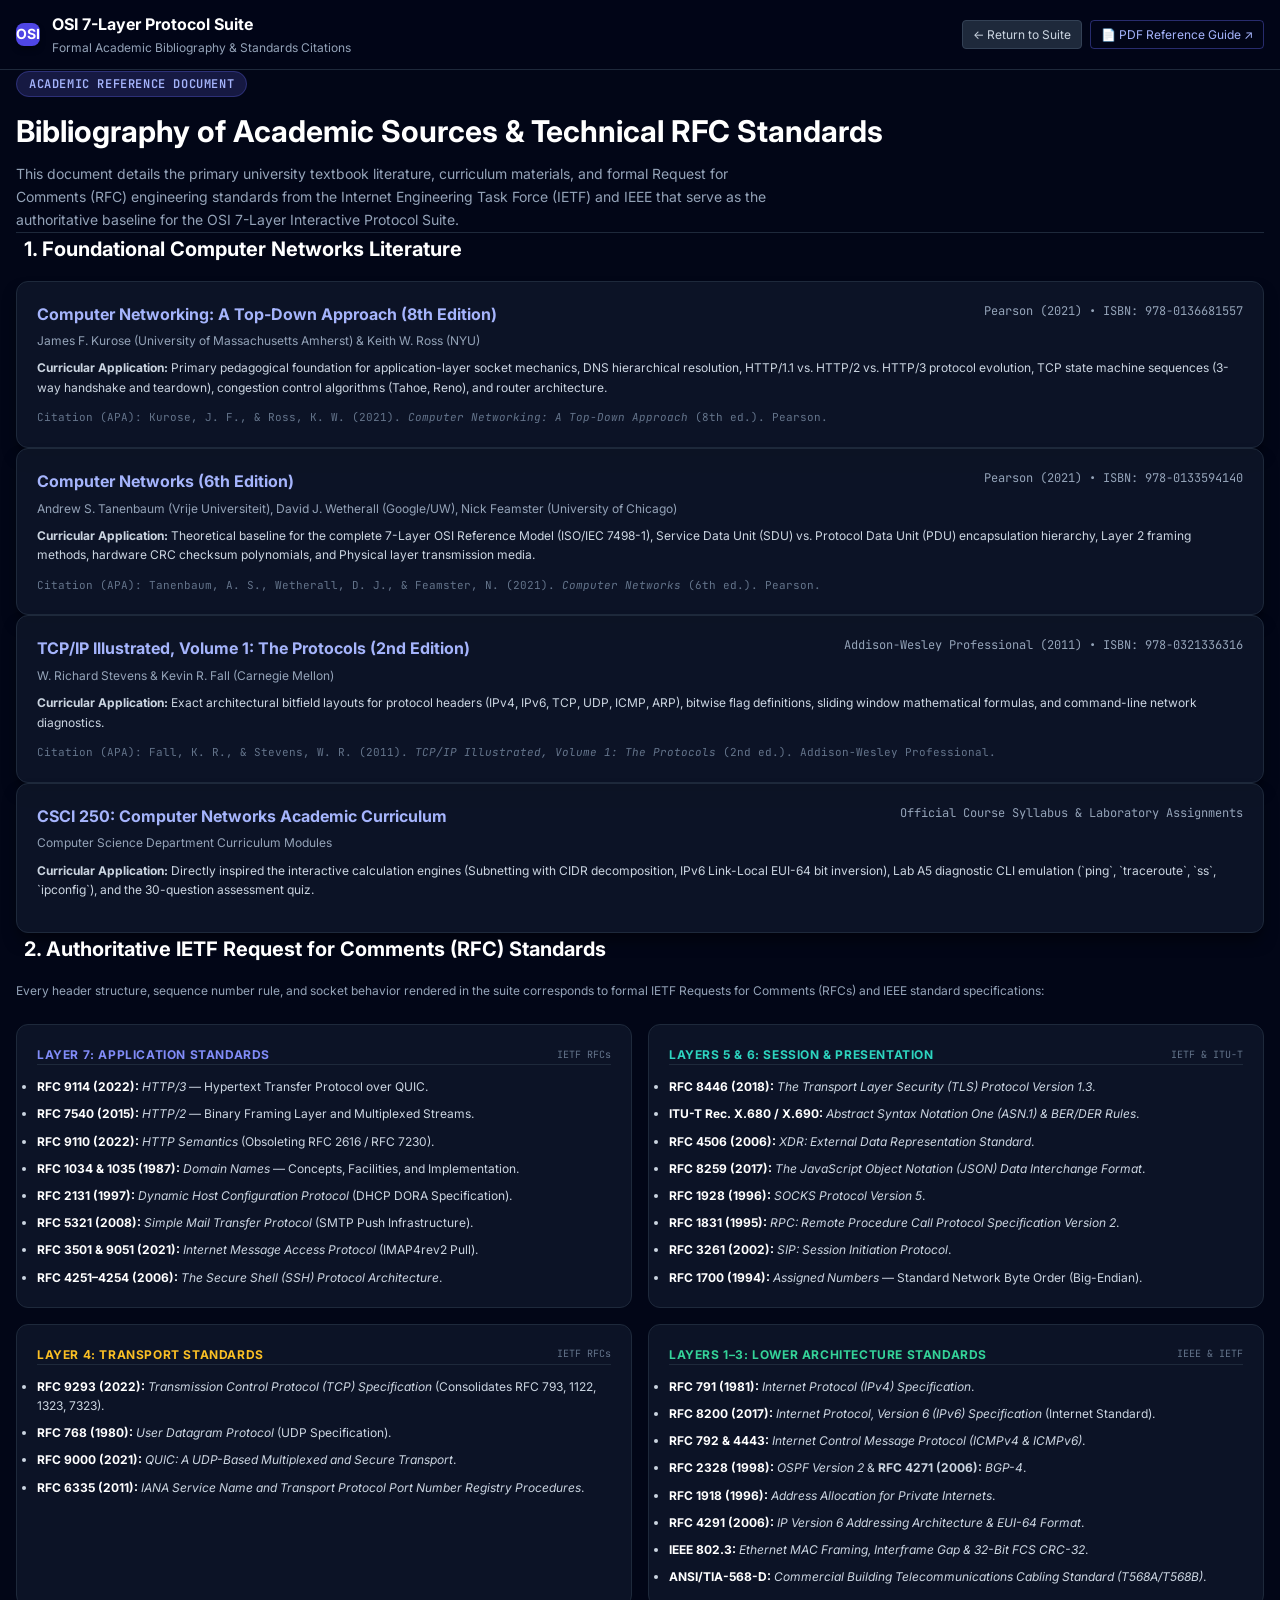
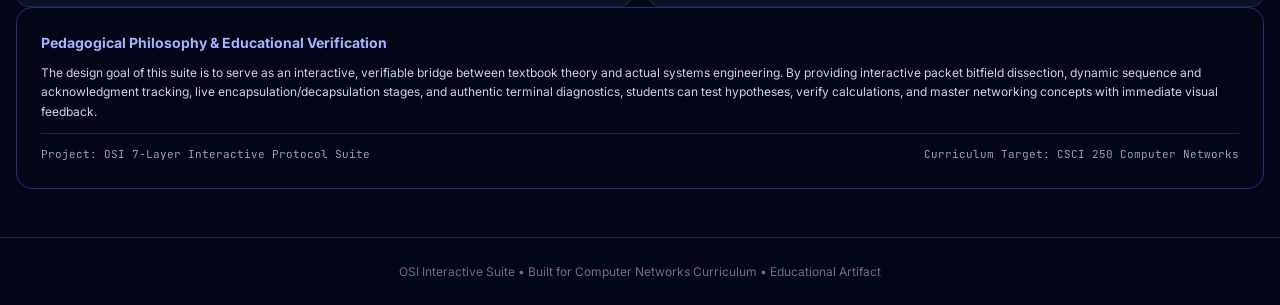
<file: osi/sources.html>
<!DOCTYPE html>
<html lang="en">
<head>
  <meta charset="UTF-8">
  <meta name="viewport" content="width=device-width, initial-scale=1.0">
  <title>Academic Sources & Standards Bibliography — OSI 7-Layer Interactive Suite</title>
  <link rel="stylesheet" href="styles.css">
  <style>
    @media print {
      body { background: #ffffff !important; color: #0f172a !important; }
      .no-print { display: none !important; }
      .source-card { border: 1px solid #cbd5e1 !important; background: #ffffff !important; color: #0f172a !important; break-inside: avoid; }
      a { color: #1e40af !important; text-decoration: underline !important; }
    }
  </style>
</head>
<body class="bg-slate-950 text-slate-100 font-sans min-h-screen">

  <!-- Top App Navigation -->
  <header class="border-b border-slate-800 bg-slate-950/80 sticky top-0 z-50 backdrop-blur no-print">
    <div class="max-w-7xl mx-auto px-4 py-3 flex flex-wrap items-center justify-between gap-4">
      <div class="flex items-center gap-3">
        <div class="w-8 h-8 rounded-lg bg-indigo-600 flex items-center justify-center font-bold text-white shadow-md text-sm">
          OSI
        </div>
        <div>
          <h1 class="text-base font-bold text-white tracking-tight">OSI 7-Layer Protocol Suite</h1>
          <p class="text-xs text-slate-400">Formal Academic Bibliography & Standards Citations</p>
        </div>
      </div>

      <div class="flex items-center gap-2">
        <a href="index.html" class="px-2.5 py-1 rounded bg-slate-800 hover:bg-slate-700 text-slate-300 hover:text-white border border-slate-700 text-xs transition" style="text-decoration:none;">← Return to Suite</a>
        <a href="OSI_Complete_7_Layer_Guide.pdf" target="_blank" rel="noopener noreferrer" class="px-2.5 py-1 rounded bg-indigo-950/80 hover:bg-indigo-900 text-indigo-300 hover:text-white border border-indigo-500/40 text-xs transition" style="text-decoration:none;">📄 PDF Reference Guide ↗</a>
      </div>
    </div>
  </header>

  <main class="max-w-5xl mx-auto px-4 py-10">

    <!-- Page Header -->
    <div class="mb-10 pb-6 border-b border-slate-800">
      <span class="px-3 py-1 rounded-full text-xs font-mono font-semibold bg-indigo-500/20 text-indigo-300 border border-indigo-500/30 uppercase tracking-wider">
        Academic Reference Document
      </span>
      <h2 class="text-3xl font-bold text-white mt-3 mb-2 tracking-tight">
        Bibliography of Academic Sources & Technical RFC Standards
      </h2>
      <p class="text-sm text-slate-400 max-w-3xl leading-relaxed">
        This document details the primary university textbook literature, curriculum materials, and formal Request for Comments (RFC) engineering standards from the Internet Engineering Task Force (IETF) and IEEE that serve as the authoritative baseline for the OSI 7-Layer Interactive Protocol Suite.
      </p>
    </div>

    <!-- Section 1: Canonical Course Textbooks -->
    <section class="mb-12">
      <h3 class="text-xl font-bold text-white mb-4 flex items-center gap-2">
        <span class="w-2.5 h-2.5 rounded-full bg-indigo-500"></span>
        1. Foundational Computer Networks Literature
      </h3>
      <div class="space-y-4">
        
        <div class="source-card bg-slate-900/80 border border-slate-800 rounded-xl p-5 shadow-lg">
          <div class="flex flex-wrap items-baseline justify-between gap-2 mb-1">
            <h4 class="text-base font-bold text-indigo-300">Computer Networking: A Top-Down Approach (8th Edition)</h4>
            <span class="text-xs font-mono text-slate-400">Pearson (2021) • ISBN: 978-0136681557</span>
          </div>
          <p class="text-xs text-slate-400 mb-2 font-medium">James F. Kurose (University of Massachusetts Amherst) & Keith W. Ross (NYU)</p>
          <p class="text-xs text-slate-300 leading-relaxed mb-3">
            <strong>Curricular Application:</strong> Primary pedagogical foundation for application-layer socket mechanics, DNS hierarchical resolution, HTTP/1.1 vs. HTTP/2 vs. HTTP/3 protocol evolution, TCP state machine sequences (3-way handshake and teardown), congestion control algorithms (Tahoe, Reno), and router architecture.
          </p>
          <div class="text-[11px] font-mono text-slate-500">
            Citation (APA): Kurose, J. F., & Ross, K. W. (2021). <em>Computer Networking: A Top-Down Approach</em> (8th ed.). Pearson.
          </div>
        </div>

        <div class="source-card bg-slate-900/80 border border-slate-800 rounded-xl p-5 shadow-lg">
          <div class="flex flex-wrap items-baseline justify-between gap-2 mb-1">
            <h4 class="text-base font-bold text-indigo-300">Computer Networks (6th Edition)</h4>
            <span class="text-xs font-mono text-slate-400">Pearson (2021) • ISBN: 978-0133594140</span>
          </div>
          <p class="text-xs text-slate-400 mb-2 font-medium">Andrew S. Tanenbaum (Vrije Universiteit), David J. Wetherall (Google/UW), Nick Feamster (University of Chicago)</p>
          <p class="text-xs text-slate-300 leading-relaxed mb-3">
            <strong>Curricular Application:</strong> Theoretical baseline for the complete 7-Layer OSI Reference Model (ISO/IEC 7498-1), Service Data Unit (SDU) vs. Protocol Data Unit (PDU) encapsulation hierarchy, Layer 2 framing methods, hardware CRC checksum polynomials, and Physical layer transmission media.
          </p>
          <div class="text-[11px] font-mono text-slate-500">
            Citation (APA): Tanenbaum, A. S., Wetherall, D. J., & Feamster, N. (2021). <em>Computer Networks</em> (6th ed.). Pearson.
          </div>
        </div>

        <div class="source-card bg-slate-900/80 border border-slate-800 rounded-xl p-5 shadow-lg">
          <div class="flex flex-wrap items-baseline justify-between gap-2 mb-1">
            <h4 class="text-base font-bold text-indigo-300">TCP/IP Illustrated, Volume 1: The Protocols (2nd Edition)</h4>
            <span class="text-xs font-mono text-slate-400">Addison-Wesley Professional (2011) • ISBN: 978-0321336316</span>
          </div>
          <p class="text-xs text-slate-400 mb-2 font-medium">W. Richard Stevens & Kevin R. Fall (Carnegie Mellon)</p>
          <p class="text-xs text-slate-300 leading-relaxed mb-3">
            <strong>Curricular Application:</strong> Exact architectural bitfield layouts for protocol headers (IPv4, IPv6, TCP, UDP, ICMP, ARP), bitwise flag definitions, sliding window mathematical formulas, and command-line network diagnostics.
          </p>
          <div class="text-[11px] font-mono text-slate-500">
            Citation (APA): Fall, K. R., & Stevens, W. R. (2011). <em>TCP/IP Illustrated, Volume 1: The Protocols</em> (2nd ed.). Addison-Wesley Professional.
          </div>
        </div>

        <div class="source-card bg-slate-900/80 border border-slate-800 rounded-xl p-5 shadow-lg">
          <div class="flex flex-wrap items-baseline justify-between gap-2 mb-1">
            <h4 class="text-base font-bold text-indigo-300">CSCI 250: Computer Networks Academic Curriculum</h4>
            <span class="text-xs font-mono text-slate-400">Official Course Syllabus & Laboratory Assignments</span>
          </div>
          <p class="text-xs text-slate-400 mb-2 font-medium">Computer Science Department Curriculum Modules</p>
          <p class="text-xs text-slate-300 leading-relaxed mb-3">
            <strong>Curricular Application:</strong> Directly inspired the interactive calculation engines (Subnetting with CIDR decomposition, IPv6 Link-Local EUI-64 bit inversion), Lab A5 diagnostic CLI emulation (`ping`, `traceroute`, `ss`, `ipconfig`), and the 30-question assessment quiz.
          </p>
        </div>

      </div>
    </section>

    <!-- Section 2: Formal RFC Standards -->
    <section class="mb-12">
      <h3 class="text-xl font-bold text-white mb-4 flex items-center gap-2">
        <span class="w-2.5 h-2.5 rounded-full bg-sky-500"></span>
        2. Authoritative IETF Request for Comments (RFC) Standards
      </h3>
      <p class="text-xs text-slate-400 mb-6 leading-relaxed">
        Every header structure, sequence number rule, and socket behavior rendered in the suite corresponds to formal IETF Requests for Comments (RFCs) and IEEE standard specifications:
      </p>

      <div class="grid grid-cols-1 md:grid-cols-2 gap-4 text-xs">
        
        <!-- Application Layer -->
        <div class="source-card bg-slate-900/80 border border-slate-800 rounded-xl p-5">
          <div class="flex items-center justify-between border-b border-slate-800 pb-2 mb-3">
            <span class="font-bold text-indigo-400 uppercase tracking-wider">Layer 7: Application Standards</span>
            <span class="font-mono text-slate-500 text-[10px]">IETF RFCs</span>
          </div>
          <ul class="space-y-2 text-slate-300">
            <li><strong class="text-white">RFC 9114 (2022):</strong> <em>HTTP/3</em> — Hypertext Transfer Protocol over QUIC.</li>
            <li><strong class="text-white">RFC 7540 (2015):</strong> <em>HTTP/2</em> — Binary Framing Layer and Multiplexed Streams.</li>
            <li><strong class="text-white">RFC 9110 (2022):</strong> <em>HTTP Semantics</em> (Obsoleting RFC 2616 / RFC 7230).</li>
            <li><strong class="text-white">RFC 1034 & 1035 (1987):</strong> <em>Domain Names</em> — Concepts, Facilities, and Implementation.</li>
            <li><strong class="text-white">RFC 2131 (1997):</strong> <em>Dynamic Host Configuration Protocol</em> (DHCP DORA Specification).</li>
            <li><strong class="text-white">RFC 5321 (2008):</strong> <em>Simple Mail Transfer Protocol</em> (SMTP Push Infrastructure).</li>
            <li><strong class="text-white">RFC 3501 & 9051 (2021):</strong> <em>Internet Message Access Protocol</em> (IMAP4rev2 Pull).</li>
            <li><strong class="text-white">RFC 4251–4254 (2006):</strong> <em>The Secure Shell (SSH) Protocol Architecture</em>.</li>
          </ul>
        </div>

        <!-- Presentation & Session Layers -->
        <div class="source-card bg-slate-900/80 border border-slate-800 rounded-xl p-5">
          <div class="flex items-center justify-between border-b border-slate-800 pb-2 mb-3">
            <span class="font-bold text-teal-400 uppercase tracking-wider">Layers 5 & 6: Session & Presentation</span>
            <span class="font-mono text-slate-500 text-[10px]">IETF & ITU-T</span>
          </div>
          <ul class="space-y-2 text-slate-300">
            <li><strong class="text-white">RFC 8446 (2018):</strong> <em>The Transport Layer Security (TLS) Protocol Version 1.3</em>.</li>
            <li><strong class="text-white">ITU-T Rec. X.680 / X.690:</strong> <em>Abstract Syntax Notation One (ASN.1) & BER/DER Rules</em>.</li>
            <li><strong class="text-white">RFC 4506 (2006):</strong> <em>XDR: External Data Representation Standard</em>.</li>
            <li><strong class="text-white">RFC 8259 (2017):</strong> <em>The JavaScript Object Notation (JSON) Data Interchange Format</em>.</li>
            <li><strong class="text-white">RFC 1928 (1996):</strong> <em>SOCKS Protocol Version 5</em>.</li>
            <li><strong class="text-white">RFC 1831 (1995):</strong> <em>RPC: Remote Procedure Call Protocol Specification Version 2</em>.</li>
            <li><strong class="text-white">RFC 3261 (2002):</strong> <em>SIP: Session Initiation Protocol</em>.</li>
            <li><strong class="text-white">RFC 1700 (1994):</strong> <em>Assigned Numbers</em> — Standard Network Byte Order (Big-Endian).</li>
          </ul>
        </div>

        <!-- Transport Layer -->
        <div class="source-card bg-slate-900/80 border border-slate-800 rounded-xl p-5">
          <div class="flex items-center justify-between border-b border-slate-800 pb-2 mb-3">
            <span class="font-bold text-amber-400 uppercase tracking-wider">Layer 4: Transport Standards</span>
            <span class="font-mono text-slate-500 text-[10px]">IETF RFCs</span>
          </div>
          <ul class="space-y-2 text-slate-300">
            <li><strong class="text-white">RFC 9293 (2022):</strong> <em>Transmission Control Protocol (TCP) Specification</em> (Consolidates RFC 793, 1122, 1323, 7323).</li>
            <li><strong class="text-white">RFC 768 (1980):</strong> <em>User Datagram Protocol</em> (UDP Specification).</li>
            <li><strong class="text-white">RFC 9000 (2021):</strong> <em>QUIC: A UDP-Based Multiplexed and Secure Transport</em>.</li>
            <li><strong class="text-white">RFC 6335 (2011):</strong> <em>IANA Service Name and Transport Protocol Port Number Registry Procedures</em>.</li>
          </ul>
        </div>

        <!-- Network, Data Link & Physical Layers -->
        <div class="source-card bg-slate-900/80 border border-slate-800 rounded-xl p-5">
          <div class="flex items-center justify-between border-b border-slate-800 pb-2 mb-3">
            <span class="font-bold text-emerald-400 uppercase tracking-wider">Layers 1–3: Lower Architecture Standards</span>
            <span class="font-mono text-slate-500 text-[10px]">IEEE & IETF</span>
          </div>
          <ul class="space-y-2 text-slate-300">
            <li><strong class="text-white">RFC 791 (1981):</strong> <em>Internet Protocol (IPv4) Specification</em>.</li>
            <li><strong class="text-white">RFC 8200 (2017):</strong> <em>Internet Protocol, Version 6 (IPv6) Specification</em> (Internet Standard).</li>
            <li><strong class="text-white">RFC 792 & 4443:</strong> <em>Internet Control Message Protocol (ICMPv4 & ICMPv6)</em>.</li>
            <li><strong class="text-white">RFC 2328 (1998):</strong> <em>OSPF Version 2</em> & <strong>RFC 4271 (2006):</strong> <em>BGP-4</em>.</li>
            <li><strong class="text-white">RFC 1918 (1996):</strong> <em>Address Allocation for Private Internets</em>.</li>
            <li><strong class="text-white">RFC 4291 (2006):</strong> <em>IP Version 6 Addressing Architecture & EUI-64 Format</em>.</li>
            <li><strong class="text-white">IEEE 802.3:</strong> <em>Ethernet MAC Framing, Interframe Gap & 32-Bit FCS CRC-32</em>.</li>
            <li><strong class="text-white">ANSI/TIA-568-D:</strong> <em>Commercial Building Telecommunications Cabling Standard (T568A/T568B)</em>.</li>
          </ul>
        </div>

      </div>
    </section>

    <!-- Section 3: Educational Methodology & Attribution -->
    <section class="bg-indigo-950/30 border border-indigo-500/40 rounded-2xl p-6 text-xs text-slate-300">
      <h3 class="text-sm font-bold text-indigo-300 mb-2">Pedagogical Philosophy & Educational Verification</h3>
      <p class="leading-relaxed mb-3">
        The design goal of this suite is to serve as an interactive, verifiable bridge between textbook theory and actual systems engineering. By providing interactive packet bitfield dissection, dynamic sequence and acknowledgment tracking, live encapsulation/decapsulation stages, and authentic terminal diagnostics, students can test hypotheses, verify calculations, and master networking concepts with immediate visual feedback.
      </p>
      <div class="flex flex-wrap items-center justify-between gap-4 pt-3 border-t border-slate-800 text-slate-400 font-mono text-[11px]">
        <span>Project: OSI 7-Layer Interactive Protocol Suite</span>
        <span>Curriculum Target: CSCI 250 Computer Networks</span>
      </div>
    </section>

  </main>

  <footer class="border-t border-slate-800 py-6 text-center text-xs text-slate-500 mt-12 no-print">
    OSI Interactive Suite • Built for Computer Networks Curriculum • Educational Artifact
  </footer>

</body>
</html>
</file>
<file: style.css>
@import url('https://fonts.googleapis.com/css2?family=JetBrains+Mono:wght@400;500;600;700&family=Silkscreen:wght@400;700&display=swap');

:root {
  --bg: #0b0b0d;
  --surface: #131316;
  --surface-tile: #16161a;
  --surface-tile-hover: #1c1c21;
  --surface-input: #0f0f12;
  --border: #26262b;
  --border-focus: #4a4a55;
  --border-subtle: #1c1c20;
  --halo-glow: rgba(255, 255, 255, 0.05);
  --text-primary: #f4f4f5;
  --text-secondary: #a1a1aa;
  --text-muted: #71717a;
  --text-dim: #52525b;
  --status-green: #22c55e;
  --status-red: #ef4444;
  --font-pixel: 'Silkscreen', monospace;
  --font-mono: 'JetBrains Mono', monospace;
}

* {
  box-sizing: border-box;
  margin: 0;
  padding: 0;
}

body {
  background-color: var(--bg);
  color: var(--text-primary);
  font-family: var(--font-mono);
  font-size: 13px;
  line-height: 1.5;
  min-height: 100vh;
  padding: 16px 16px 64px;
  -webkit-font-smoothing: antialiased;
}

.wm-desktop {
  max-width: 980px;
  margin: 0 auto;
  display: flex;
  flex-direction: column;
  gap: 16px;
}

/* ==========================================================================
   Waybar-Inspired Top Status Bar
   ========================================================================== */
.waybar {
  background: var(--surface);
  border: 1px solid var(--border);
  border-radius: 4px;
  padding: 6px 12px;
  display: flex;
  justify-content: space-between;
  align-items: center;
  flex-wrap: wrap;
  gap: 10px;
  font-size: 12px;
}

.waybar-left {
  display: flex;
  align-items: center;
  gap: 8px;
}

.workspaces-group {
  display: flex;
  gap: 4px;
}

.ws-pill {
  font-family: var(--font-pixel);
  font-size: 10px;
  padding: 2px 7px;
  border-radius: 2px;
  border: 1px solid var(--border);
  background: var(--surface-tile);
  color: var(--text-muted);
  text-decoration: none;
  cursor: pointer;
  transition: all 0.15s ease;
}

.ws-pill:hover,
.ws-pill.active {
  color: var(--text-primary);
  border-color: var(--border-focus);
  background: var(--surface-tile-hover);
}

.waybar-title {
  font-family: var(--font-mono);
  font-size: 11px;
  color: var(--text-muted);
  border-left: 1px solid var(--border);
  padding-left: 8px;
}

.waybar-right {
  display: flex;
  align-items: center;
  gap: 10px;
  flex-wrap: wrap;
}

.module-pill {
  font-size: 11px;
  color: var(--text-secondary);
  background: var(--surface-tile);
  border: 1px solid var(--border);
  padding: 2px 8px;
  border-radius: 2px;
  display: inline-flex;
  align-items: center;
  gap: 6px;
}

.module-pill a {
  color: var(--text-secondary);
  text-decoration: none;
}

.module-pill a:hover {
  color: var(--text-primary);
}

.status-dot {
  width: 6px;
  height: 6px;
  border-radius: 50%;
  background: var(--text-dim);
}

.online .status-dot {
  background: var(--status-green);
  box-shadow: 0 0 6px var(--status-green);
}

.offline .status-dot {
  background: var(--status-red);
}

/* ==========================================================================
   Tiling Window Frames (0-Gap / Hyprland Aesthetic)
   ========================================================================== */
.tile-window {
  background: var(--surface);
  border: 1px solid var(--border);
  border-radius: 4px;
  overflow: hidden;
  transition: border-color 0.15s ease, box-shadow 0.15s ease;
}

.tile-window:focus-within,
.tile-window:hover {
  border-color: var(--border-focus);
  box-shadow: 0 0 10px var(--halo-glow);
}

.tile-bar {
  background: #0f0f12;
  border-bottom: 1px solid var(--border);
  padding: 6px 12px;
  display: flex;
  justify-content: space-between;
  align-items: center;
  font-size: 11px;
  color: var(--text-muted);
}

.tile-title {
  font-family: var(--font-pixel);
  font-size: 10px;
  color: var(--text-primary);
  display: flex;
  align-items: center;
  gap: 8px;
}

.tile-tag {
  font-size: 10px;
  color: var(--text-dim);
}

.tile-body {
  padding: 16px;
  display: flex;
  flex-direction: column;
  gap: 14px;
}

/* Disclaimer Callout */
.wm-disclaimer {
  background: var(--surface-tile);
  border-left: 2px solid var(--text-muted);
  padding: 8px 12px;
  font-size: 12px;
  color: var(--text-secondary);
  line-height: 1.45;
  display: flex;
  align-items: baseline;
  gap: 8px;
}

.disclaimer-badge {
  font-family: var(--font-pixel);
  font-size: 9px;
  color: var(--text-primary);
  text-transform: uppercase;
  flex-shrink: 0;
}

/* ==========================================================================
   Server Telemetry Grid
   ========================================================================== */
.metric-row {
  display: grid;
  grid-template-columns: repeat(4, 1fr);
  gap: 8px;
}

@media (max-width: 680px) {
  .metric-row { grid-template-columns: repeat(2, 1fr); }
}

.metric-box {
  background: var(--surface-tile);
  border: 1px solid var(--border);
  border-radius: 2px;
  padding: 8px 10px;
  display: flex;
  flex-direction: column;
  gap: 2px;
}

.metric-lbl {
  font-size: 10px;
  color: var(--text-dim);
  text-transform: uppercase;
  font-weight: 600;
}

.metric-val {
  font-size: 13px;
  font-weight: 600;
  color: var(--text-primary);
}

/* Endpoint Click Cards */
.endpoints-grid {
  display: grid;
  grid-template-columns: 1fr 1fr;
  gap: 8px;
}

@media (max-width: 600px) {
  .endpoints-grid { grid-template-columns: 1fr; }
}

.endpoint-action {
  background: var(--surface-tile);
  border: 1px solid var(--border);
  border-radius: 2px;
  padding: 10px 12px;
  display: flex;
  justify-content: space-between;
  align-items: center;
  cursor: pointer;
  transition: all 0.15s ease;
}

.endpoint-action:hover {
  border-color: var(--border-focus);
  background: var(--surface-tile-hover);
}

.endpoint-name {
  font-size: 10px;
  color: var(--text-dim);
  text-transform: uppercase;
  display: block;
}

.endpoint-value {
  font-size: 13px;
  font-weight: 600;
  color: var(--text-primary);
}

.key-badge {
  font-family: var(--font-pixel);
  font-size: 9px;
  color: var(--text-muted);
  border: 1px solid var(--border);
  padding: 2px 6px;
  border-radius: 2px;
  background: var(--surface);
}

/* Accordion */
.wm-accordion {
  border-top: 1px solid var(--border-subtle);
  padding-top: 10px;
  font-size: 12px;
  color: var(--text-secondary);
}

.wm-accordion summary {
  cursor: pointer;
  color: var(--text-muted);
  user-select: none;
  font-size: 11px;
}

.wm-accordion summary:hover {
  color: var(--text-primary);
}

.wm-accordion ul {
  margin-top: 6px;
  padding-left: 18px;
  display: flex;
  flex-direction: column;
  gap: 3px;
}

.wm-accordion code {
  color: var(--text-primary);
  background: var(--surface-tile);
  padding: 1px 4px;
  border: 1px solid var(--border);
  border-radius: 2px;
}

/* ==========================================================================
   Directory Controls
   ========================================================================== */
.controls-strip {
  display: flex;
  flex-direction: column;
  gap: 8px;
}

.search-field {
  width: 100%;
  background: var(--surface-input);
  border: 1px solid var(--border);
  color: var(--text-primary);
  font-family: var(--font-mono);
  font-size: 12px;
  padding: 8px 12px;
  border-radius: 2px;
  outline: none;
  transition: border-color 0.15s;
}

.search-field:focus {
  border-color: var(--border-focus);
}

.filter-strip {
  display: flex;
  gap: 6px;
  flex-wrap: wrap;
}

.filter-pill {
  background: var(--surface-tile);
  border: 1px solid var(--border);
  color: var(--text-muted);
  font-family: var(--font-mono);
  font-size: 11px;
  padding: 3px 8px;
  border-radius: 2px;
  cursor: pointer;
  transition: all 0.15s ease;
}

.filter-pill:hover {
  color: var(--text-primary);
  border-color: var(--border-focus);
}

.filter-pill.active {
  background: var(--surface-tile-hover);
  color: var(--text-primary);
  border-color: var(--text-muted);
}

/* ==========================================================================
   Project Cards (Skeletal 2-Column Tiling)
   ========================================================================== */
.cards-tiling {
  display: grid;
  grid-template-columns: repeat(2, 1fr);
  gap: 8px;
}

@media (max-width: 680px) {
  .cards-tiling { grid-template-columns: 1fr; }
}

.project-card {
  background: var(--surface-tile);
  border: 1px solid var(--border);
  border-radius: 2px;
  padding: 12px 14px;
  display: flex;
  flex-direction: column;
  justify-content: space-between;
  gap: 8px;
  transition: border-color 0.15s ease, background 0.15s ease;
}

.project-card:hover {
  border-color: var(--border-focus);
  background: var(--surface-tile-hover);
}

.card-top-row {
  display: flex;
  justify-content: space-between;
  align-items: center;
  gap: 6px;
}

.card-heading {
  font-size: 13px;
  font-weight: 700;
  color: var(--text-primary);
}

.card-type {
  font-size: 9px;
  font-family: var(--font-pixel);
  color: var(--text-muted);
  border: 1px solid var(--border);
  padding: 1px 5px;
  border-radius: 2px;
  background: var(--surface);
  text-transform: uppercase;
}

.card-desc {
  font-size: 12px;
  color: var(--text-secondary);
  line-height: 1.45;
}

.card-bottom-row {
  display: flex;
  justify-content: space-between;
  align-items: center;
  gap: 8px;
  padding-top: 6px;
  border-top: 1px solid var(--border-subtle);
}

.tag-cloud {
  display: flex;
  gap: 4px;
  flex-wrap: wrap;
}

.tag-chip {
  font-size: 10px;
  color: var(--text-dim);
  background: var(--surface-input);
  border: 1px solid var(--border-subtle);
  padding: 1px 5px;
  border-radius: 2px;
}

.card-btn {
  font-size: 11px;
  color: var(--text-primary);
  text-decoration: none;
  border: 1px solid var(--border);
  padding: 2px 7px;
  border-radius: 2px;
  background: var(--surface);
  transition: all 0.15s ease;
  white-space: nowrap;
}

.card-btn:hover {
  border-color: var(--border-focus);
  color: #fff;
}

/* Empty Notice */
.empty-notice {
  grid-column: 1 / -1;
  text-align: center;
  padding: 28px 16px;
  background: var(--surface-tile);
  border: 1px dashed var(--border);
  border-radius: 2px;
  color: var(--text-muted);
  font-size: 12px;
}

/* ==========================================================================
   Waybar Bottom Quick-Binds Bar
   ========================================================================== */
.waybar-bottom {
  background: var(--surface);
  border: 1px solid var(--border);
  border-radius: 4px;
  padding: 6px 12px;
  display: flex;
  justify-content: space-between;
  align-items: center;
  flex-wrap: wrap;
  gap: 8px;
  font-size: 11px;
  color: var(--text-dim);
}

.binds-hints {
  display: flex;
  gap: 12px;
  flex-wrap: wrap;
}

.bind-item kbd {
  font-family: var(--font-pixel);
  font-size: 9px;
  color: var(--text-secondary);
  border: 1px solid var(--border);
  padding: 1px 4px;
  border-radius: 2px;
  background: var(--surface-tile);
  margin-right: 4px;
}
</file>
<file: osi/styles.css>
/* OSI Interactive Suite - Modern Charcoal & Cyber Dark Theme Stylesheet */
@import url('https://fonts.googleapis.com/css2?family=JetBrains+Mono:wght@400;500;600;700&family=Inter:wght@400;500;600;700&display=swap');

:root {
  --bg-dark: #0a0e17;
  --bg-card: #0f172a;
  --bg-surface: #1e293b;
  --border-subtle: #334155;
  --border-dim: #1e293b;
  --text-primary: #f8fafc;
  --text-secondary: #94a3b8;
  --text-muted: #64748b;

  --l4-color: #f59e0b;
  --l3-color: #38bdf8;
  --l2-color: #34d399;
  --l1-color: #c084fc;
  --brand-indigo: #6366f1;

  --ring-color: #6366f1;
}

/* Universal Reset & Base Elements */
*, *::before, *::after {
  box-sizing: border-box;
  margin: 0;
  padding: 0;
}

body {
  font-family: 'Inter', -apple-system, BlinkMacSystemFont, "Segoe UI", Roboto, "Helvetica Neue", Arial, sans-serif;
  background-color: var(--bg-dark);
  color: var(--text-primary);
  line-height: 1.6;
  min-height: 100vh;
  -webkit-font-smoothing: antialiased;
}

/* Base Form & Interactive Elements Reset */
button {
  background: transparent;
  color: inherit;
  border: none;
  font: inherit;
  cursor: pointer;
  outline: none;
  text-align: inherit;
}

input, select, textarea {
  font: inherit;
  color: inherit;
  outline: none;
}

select {
  appearance: none;
  background-image: url("data:image/svg+xml;charset=UTF-8,%3csvg xmlns='http://www.w3.org/2000/svg' viewBox='0 0 24 24' fill='none' stroke='%2394a3b8' stroke-width='2' stroke-linecap='round' stroke-linejoin='round'%3e%3cpolyline points='6 9 12 15 18 9'%3e%3c/polyline%3e%3c/svg%3e");
  background-repeat: no-repeat;
  background-position: right 0.75rem center;
  background-size: 1em;
  padding-right: 2rem !important;
}

code, kbd, samp, pre {
  font-family: 'JetBrains Mono', ui-monospace, SFMono-Regular, Menlo, Monaco, Consolas, monospace;
}

/* Animations */
@keyframes fadeIn {
  from { opacity: 0; transform: translateY(6px); }
  to { opacity: 1; transform: translateY(0); }
}

.animate-fade-in {
  animation: fadeIn 0.25s cubic-bezier(0.16, 1, 0.3, 1) forwards;
}

/* Flexbox & Grid Utilities */
.flex { display: flex; }
.flex-col { flex-direction: column; }
.flex-wrap { flex-wrap: wrap; }
.items-center { align-items: center; }
.items-start { align-items: flex-start; }
.justify-between { justify-content: space-between; }
.justify-center { justify-content: center; }
.justify-end { justify-content: flex-end; }
.flex-1 { flex: 1; }

.grid { display: grid; }
.grid-cols-1 { grid-template-columns: repeat(1, minmax(0, 1fr)); }
.grid-cols-2 { grid-template-columns: repeat(2, minmax(0, 1fr)); }
.grid-cols-3 { grid-template-columns: repeat(3, minmax(0, 1fr)); }
.grid-cols-4 { grid-template-columns: repeat(4, minmax(0, 1fr)); }

@media (min-width: 768px) {
  .md\:grid-cols-2 { grid-template-columns: repeat(2, minmax(0, 1fr)); }
  .md\:grid-cols-3 { grid-template-columns: repeat(3, minmax(0, 1fr)); }
  .md\:grid-cols-4 { grid-template-columns: repeat(4, minmax(0, 1fr)); }
  .md\:flex-row { flex-direction: row; }
  .md\:col-span-2 { grid-column: span 2 / span 2; }
}

/* Gap */
.gap-1 { gap: 0.25rem; }
.gap-1\.5 { gap: 0.375rem; }
.gap-2 { gap: 0.5rem; }
.gap-2\.5 { gap: 0.625rem; }
.gap-3 { gap: 0.75rem; }
.gap-4 { gap: 1rem; }
.gap-6 { gap: 1.5rem; }
.gap-8 { gap: 2rem; }

/* Spacing: Margin */
.m-0 { margin: 0; }
.mb-0\.5 { margin-bottom: 0.125rem; }
.mb-1 { margin-bottom: 0.25rem; }
.mb-2 { margin-bottom: 0.5rem; }
.mb-3 { margin-bottom: 0.75rem; }
.mb-4 { margin-bottom: 1rem; }
.mb-5 { margin-bottom: 1.25rem; }
.mb-6 { margin-bottom: 1.5rem; }
.mt-0\.5 { margin-top: 0.125rem; }
.mt-1 { margin-top: 0.25rem; }
.mt-2 { margin-top: 0.5rem; }
.mt-3 { margin-top: 0.75rem; }
.mt-4 { margin-top: 1rem; }
.mt-5 { margin-top: 1.25rem; }
.mt-6 { margin-top: 1.5rem; }
.mt-8 { margin-top: 2rem; }
.mt-12 { margin-top: 3rem; }
.mr-2 { margin-right: 0.5rem; }
.mr-3 { margin-right: 0.75rem; }
.mx-auto { margin-left: auto; margin-right: auto; }

/* Spacing: Padding */
.p-1 { padding: 0.25rem; }
.p-1\.5 { padding: 0.375rem; }
.p-2 { padding: 0.5rem; }
.p-2\.5 { padding: 0.625rem; }
.p-3 { padding: 0.75rem; }
.p-3\.5 { padding: 0.875rem; }
.p-4 { padding: 1rem; }
.p-5 { padding: 1.25rem; }
.p-6 { padding: 1.5rem; }
.p-8 { padding: 2rem; }
.px-1\.5 { padding-left: 0.375rem; padding-right: 0.375rem; }
.px-2 { padding-left: 0.5rem; padding-right: 0.5rem; }
.px-2\.5 { padding-left: 0.625rem; padding-right: 0.625rem; }
.px-3 { padding-left: 0.75rem; padding-right: 0.75rem; }
.px-3\.5 { padding-left: 0.875rem; padding-right: 0.875rem; }
.px-4 { padding-left: 1rem; padding-right: 1rem; }
.px-5 { padding-left: 1.25rem; padding-right: 1.25rem; }
.py-0\.5 { padding-top: 0.125rem; padding-bottom: 0.125rem; }
.py-1 { padding-top: 0.25rem; padding-bottom: 0.25rem; }
.py-1\.5 { padding-top: 0.375rem; padding-bottom: 0.375rem; }
.py-2 { padding-top: 0.5rem; padding-bottom: 0.5rem; }
.py-2\.5 { padding-top: 0.625rem; padding-bottom: 0.625rem; }
.py-3 { padding-top: 0.75rem; padding-bottom: 0.75rem; }
.py-6 { padding-top: 1.5rem; padding-bottom: 1.5rem; }
.py-8 { padding-top: 2rem; padding-bottom: 2rem; }
.pb-3 { padding-bottom: 0.75rem; }
.pb-4 { padding-bottom: 1rem; }
.pt-2 { padding-top: 0.5rem; }
.pt-3 { padding-top: 0.75rem; }
.pt-4 { padding-top: 1rem; }

/* Space-y helpers */
.space-y-1 > * + * { margin-top: 0.25rem; }
.space-y-1\.5 > * + * { margin-top: 0.375rem; }
.space-y-2 > * + * { margin-top: 0.5rem; }
.space-y-3 > * + * { margin-top: 0.75rem; }

/* Dimensions */
.w-full { width: 100%; }
.max-w-xl { max-width: 36rem; }
.max-w-2xl { max-width: 42rem; }
.max-w-3xl { max-width: 48rem; }
.max-w-4xl { max-width: 56rem; }
.max-w-6xl { max-width: 72rem; }
.max-w-7xl { max-width: 80rem; }
.col-span-2 { grid-column: span 2 / span 2; }

/* Display & Visibility */
.block { display: block; }
.inline-block { display: inline-block; }
.hidden { display: none !important; }
.overflow-x-auto { overflow-x: auto; }
.overflow-hidden { overflow: hidden; }
.truncate { overflow: hidden; text-overflow: ellipsis; white-space: nowrap; }
.break-all { word-break: break-all; }
.cursor-pointer { cursor: pointer; }

/* Border Radius */
.rounded { border-radius: 0.25rem; }
.rounded-md { border-radius: 0.375rem; }
.rounded-lg { border-radius: 0.5rem; }
.rounded-xl { border-radius: 0.75rem; }
.rounded-2xl { border-radius: 1rem; }
.rounded-full { border-radius: 9999px; }

/* Border Base */
.border { border-width: 1px; border-style: solid; }
.border-2 { border-width: 2px; border-style: solid; }
.border-b { border-bottom-width: 1px; border-bottom-style: solid; }
.border-t { border-top-width: 1px; border-top-style: solid; }
.border-collapse { border-collapse: collapse; }

/* Border Colors */
.border-transparent { border-color: transparent; }
.border-slate-700 { border-color: #334155; }
.border-slate-800 { border-color: #1e293b; }
.border-indigo-500 { border-color: #6366f1; }
.border-emerald-400 { border-color: #34d399; }
.border-emerald-500 { border-color: #10b981; }
.border-rose-500 { border-color: #f43f5e; }
.border-purple-500 { border-color: #a855f7; }
.border-sky-500 { border-color: #0ea5e9; }
.border-amber-500 { border-color: #f59e0b; }
.border-teal-400 { border-color: #2dd4bf; }
.border-teal-500 { border-color: #14b8a6; }

/* Border Opacity Variants */
.border-purple-500\/20 { border-color: rgba(168, 85, 247, 0.2); }
.border-purple-500\/30 { border-color: rgba(168, 85, 247, 0.3); }
.border-purple-500\/40 { border-color: rgba(168, 85, 247, 0.4); }
.border-emerald-500\/20 { border-color: rgba(16, 185, 129, 0.2); }
.border-emerald-500\/30 { border-color: rgba(16, 185, 129, 0.3); }
.border-emerald-500\/40 { border-color: rgba(16, 185, 129, 0.4); }
.border-emerald-500\/70 { border-color: rgba(16, 185, 129, 0.7); }
.border-sky-500\/20 { border-color: rgba(14, 165, 233, 0.2); }
.border-sky-500\/30 { border-color: rgba(14, 165, 233, 0.3); }
.border-sky-500\/40 { border-color: rgba(14, 165, 233, 0.4); }
.border-amber-500\/20 { border-color: rgba(245, 158, 11, 0.2); }
.border-amber-500\/30 { border-color: rgba(245, 158, 11, 0.3); }
.border-amber-500\/40 { border-color: rgba(245, 158, 11, 0.4); }
.border-indigo-500\/20 { border-color: rgba(99, 102, 241, 0.2); }
.border-indigo-500\/30 { border-color: rgba(99, 102, 241, 0.3); }
.border-indigo-500\/40 { border-color: rgba(99, 102, 241, 0.4); }
.border-rose-500\/20 { border-color: rgba(244, 63, 94, 0.2); }
.border-rose-500\/30 { border-color: rgba(244, 63, 94, 0.3); }
.border-rose-500\/40 { border-color: rgba(244, 63, 94, 0.4); }
.border-teal-500\/20 { border-color: rgba(20, 184, 166, 0.2); }
.border-teal-500\/30 { border-color: rgba(20, 184, 166, 0.3); }
.border-teal-500\/40 { border-color: rgba(20, 184, 166, 0.4); }
.border-red-500\/40 { border-color: rgba(239, 68, 68, 0.4); }

/* Background Colors */
.bg-slate-800 { background-color: #1e293b; }
.bg-slate-900 { background-color: #0f172a; }
.bg-slate-950 { background-color: #020617; }
.bg-indigo-600 { background-color: #4f46e5; }
.bg-indigo-500 { background-color: #6366f1; }
.bg-sky-600 { background-color: #0284c7; }
.bg-emerald-600 { background-color: #059669; }
.bg-emerald-950 { background-color: #022c22; }
.bg-rose-950 { background-color: #4c0519; }
.bg-amber-950 { background-color: #451a03; }
.bg-sky-950 { background-color: #082f49; }
.bg-purple-950 { background-color: #3b0764; }
.bg-black { background-color: #000000; }

/* Background Opacity Variants */
.bg-slate-900\/60 { background-color: rgba(15, 23, 42, 0.6); }
.bg-slate-900\/80 { background-color: rgba(15, 23, 42, 0.8); }
.bg-slate-900\/90 { background-color: rgba(15, 23, 42, 0.9); }
.bg-slate-800\/60 { background-color: rgba(30, 41, 59, 0.6); }
.bg-slate-800\/80 { background-color: rgba(30, 41, 59, 0.8); }
.bg-slate-950\/40 { background-color: rgba(2, 6, 23, 0.4); }
.bg-slate-950\/60 { background-color: rgba(2, 6, 23, 0.6); }
.bg-slate-950\/70 { background-color: rgba(2, 6, 23, 0.7); }
.bg-slate-950\/80 { background-color: rgba(2, 6, 23, 0.8); }

.bg-purple-950\/20 { background-color: rgba(59, 7, 100, 0.2); }
.bg-purple-950\/40 { background-color: rgba(59, 7, 100, 0.4); }
.bg-purple-500\/10 { background-color: rgba(168, 85, 247, 0.1); }
.bg-purple-500\/20 { background-color: rgba(168, 85, 247, 0.2); }

.bg-emerald-950\/20 { background-color: rgba(2, 44, 34, 0.2); }
.bg-emerald-950\/30 { background-color: rgba(2, 44, 34, 0.3); }
.bg-emerald-950\/40 { background-color: rgba(2, 44, 34, 0.4); }
.bg-emerald-950\/50 { background-color: rgba(2, 44, 34, 0.5); }
.bg-emerald-950\/80 { background-color: rgba(2, 44, 34, 0.8); }
.bg-emerald-500\/10 { background-color: rgba(16, 185, 129, 0.1); }
.bg-emerald-500\/20 { background-color: rgba(16, 185, 129, 0.2); }

.bg-sky-950\/20 { background-color: rgba(8, 47, 73, 0.2); }
.bg-sky-950\/40 { background-color: rgba(8, 47, 73, 0.4); }
.bg-sky-500\/10 { background-color: rgba(14, 165, 233, 0.1); }
.bg-sky-500\/20 { background-color: rgba(14, 165, 233, 0.2); }

.bg-amber-950\/20 { background-color: rgba(69, 26, 3, 0.2); }
.bg-amber-950\/40 { background-color: rgba(69, 26, 3, 0.4); }
.bg-amber-500\/10 { background-color: rgba(245, 158, 11, 0.1); }
.bg-rose-950\/20 { background-color: rgba(76, 5, 25, 0.2); }
.bg-rose-950\/40 { background-color: rgba(76, 5, 25, 0.4); }
.bg-rose-950\/50 { background-color: rgba(76, 5, 25, 0.5); }
.bg-rose-500\/10 { background-color: rgba(244, 63, 94, 0.1); }
.bg-rose-500\/20 { background-color: rgba(244, 63, 94, 0.2); }
.bg-teal-950\/20 { background-color: rgba(4, 47, 46, 0.2); }
.bg-teal-950\/40 { background-color: rgba(4, 47, 46, 0.4); }
.bg-teal-500\/10 { background-color: rgba(20, 184, 166, 0.1); }
.bg-teal-500\/20 { background-color: rgba(20, 184, 166, 0.2); }
.bg-red-950\/60 { background-color: rgba(69, 10, 10, 0.6); }

.bg-indigo-950\/20 { background-color: rgba(30, 27, 75, 0.2); }
.bg-indigo-950\/40 { background-color: rgba(30, 27, 75, 0.4); }
.bg-indigo-500\/10 { background-color: rgba(99, 102, 241, 0.1); }
.bg-indigo-500\/20 { background-color: rgba(99, 102, 241, 0.2); }

/* Typography */
.font-mono { font-family: 'JetBrains Mono', ui-monospace, SFMono-Regular, Menlo, Monaco, Consolas, monospace; }
.font-sans { font-family: 'Inter', -apple-system, BlinkMacSystemFont, "Segoe UI", Roboto, sans-serif; }
.font-semibold { font-weight: 600; }
.font-bold { font-weight: 700; }

.text-\[10px\] { font-size: 10px; }
.text-\[11px\] { font-size: 11px; }
.text-xs { font-size: 0.75rem; }
.text-sm { font-size: 0.875rem; }
.text-base { font-size: 1rem; }
.text-lg { font-size: 1.125rem; }
.text-xl { font-size: 1.25rem; }
.text-2xl { font-size: 1.5rem; }
.text-3xl { font-size: 1.875rem; }
.text-4xl { font-size: 2.25rem; }

.text-left { text-align: left; }
.text-center { text-align: center; }
.text-right { text-align: right; }

.uppercase { text-transform: uppercase; }
.tracking-wider { letter-spacing: 0.05em; }
.tracking-widest { letter-spacing: 0.1em; }
.leading-tight { line-height: 1.25; }
.leading-relaxed { line-height: 1.625; }

/* Text Colors */
.text-white { color: #ffffff; }
.text-slate-200 { color: #e2e8f0; }
.text-slate-300 { color: #cbd5e1; }
.text-slate-400 { color: #94a3b8; }
.text-slate-500 { color: #64748b; }
.text-indigo-300 { color: #a5b4fc; }
.text-indigo-400 { color: #818cf8; }
.text-emerald-200 { color: #a7f3d0; }
.text-emerald-300 { color: #6ee7b7; }
.text-emerald-400 { color: #34d399; }
.text-sky-200 { color: #bae6fd; }
.text-sky-300 { color: #7dd3fc; }
.text-sky-400 { color: #38bdf8; }
.text-amber-200 { color: #fde68a; }
.text-amber-300 { color: #fcd34d; }
.text-amber-400 { color: #fbbf24; }
.text-rose-200 { color: #fecdd3; }
.text-rose-300 { color: #fda4af; }
.text-rose-400 { color: #fb7185; }
.text-purple-200 { color: #e9d5ff; }
.text-purple-300 { color: #d8b4fe; }
.text-purple-400 { color: #c084fc; }
.text-teal-300 { color: #5eead4; }
.text-teal-400 { color: #2dd4bf; }
.text-red-300 { color: #fca5a5; }
.text-red-400 { color: #f87171; }

/* Hover utilities */
.hover\:text-white:hover { color: #ffffff !important; }
.hover\:text-slate-200:hover { color: #e2e8f0 !important; }
.hover\:bg-slate-700:hover { background-color: #334155 !important; }
.hover\:bg-slate-700\/80:hover { background-color: rgba(51, 65, 85, 0.8) !important; }
.hover\:bg-slate-800\/60:hover { background-color: rgba(30, 41, 59, 0.6) !important; }
.hover\:bg-indigo-500:hover { background-color: #6366f1 !important; }
.hover\:bg-sky-500:hover { background-color: #0ea5e9 !important; }
.hover\:bg-emerald-500:hover { background-color: #10b981 !important; }
.hover\:border-indigo-500:hover { border-color: #6366f1 !important; }
.hover\:border-indigo-400:hover { border-color: #818cf8 !important; }
.hover\:border-emerald-300:hover { border-color: #6ee7b7 !important; }

/* Focus utilities */
.focus\:border-indigo-500:focus { border-color: #6366f1 !important; }
.focus\:border-sky-500:focus { border-color: #0ea5e9 !important; }
.focus\:border-emerald-500:focus { border-color: #10b981 !important; }

/* Box Shadows & Rings */
.shadow-md { box-shadow: 0 4px 6px -1px rgba(0, 0, 0, 0.4); }
.shadow-lg { box-shadow: 0 10px 15px -3px rgba(0, 0, 0, 0.5); }
.shadow-xl { box-shadow: 0 20px 25px -5px rgba(0, 0, 0, 0.6); }
.shadow-2xl { box-shadow: 0 25px 50px -12px rgba(0, 0, 0, 0.8); }

.ring-2 { box-shadow: 0 0 0 2px var(--ring-color, #6366f1) !important; }
.ring-indigo-500 { --ring-color: #6366f1; }
.ring-emerald-500\/30 { --ring-color: rgba(16, 185, 129, 0.4); }

.transition { transition: all 0.2s cubic-bezier(0.16, 1, 0.3, 1); }
.duration-150 { transition-duration: 150ms; }

/* Dedicated Component Styles */

/* 1. Header Navigation Pills */
.nav-tab-btn {
  display: inline-flex;
  align-items: center;
  justify-content: center;
  padding: 0.375rem 0.75rem;
  border-radius: 0.5rem;
  font-size: 0.75rem;
  font-weight: 500;
  color: #94a3b8;
  border: 1px solid transparent;
  background-color: transparent;
  transition: all 0.15s ease;
  white-space: nowrap;
}

.nav-tab-btn:hover {
  color: #f1f5f9;
  background-color: rgba(30, 41, 59, 0.6);
}

.nav-tab-btn.active {
  color: #818cf8;
  background-color: rgba(30, 41, 59, 0.9);
  border-color: #6366f1;
}

/* 2. Layer Explorer Pills */
.layer-pill {
  padding: 0.5rem 1rem;
  border-radius: 0.75rem;
  font-size: 0.875rem;
  font-weight: 600;
  transition: all 0.2s ease;
  border: 1px solid #334155;
  background-color: rgba(15, 23, 42, 0.7);
  color: #94a3b8;
  cursor: pointer;
}

.layer-pill:hover {
  color: #ffffff;
  border-color: #64748b;
  background-color: rgba(30, 41, 59, 0.8);
}

/* 3. Protocol Selector Buttons */
.proto-btn {
  padding: 0.5rem 1rem;
  border-radius: 0.75rem;
  font-size: 0.875rem;
  font-weight: 600;
  transition: all 0.2s ease;
  border: 1px solid #334155;
  background-color: rgba(15, 23, 42, 0.7);
  color: #94a3b8;
  cursor: pointer;
}

.proto-btn:hover {
  color: #ffffff;
  border-color: #6366f1;
  background-color: rgba(30, 41, 59, 0.8);
}

/* 4. Quiz Option Buttons */
.quiz-option-btn {
  width: 100%;
  text-align: left;
  padding: 0.875rem;
  border-radius: 0.75rem;
  border: 1px solid #1e293b;
  background-color: rgba(2, 6, 23, 0.7);
  color: #cbd5e1;
  font-size: 0.75rem;
  font-family: 'JetBrains Mono', monospace;
  transition: all 0.2s ease;
  display: flex;
  align-items: center;
  justify-content: space-between;
  cursor: pointer;
}

.quiz-option-btn:hover {
  border-color: #6366f1;
  background-color: rgba(30, 41, 59, 0.6);
  color: #ffffff;
}

/* 5. Header Bitfield Cards */
.header-field-card {
  transition: all 0.15s ease;
  background-color: rgba(30, 41, 59, 0.8);
}
.header-field-card:hover {
  transform: translateY(-1px);
}

/* Interactive Terminal Styling */
.terminal-window {
  background-color: #050811;
  border: 1px solid #1e293b;
  border-radius: 0.75rem;
  box-shadow: 0 20px 25px -5px rgba(0, 0, 0, 0.7), 0 8px 10px -6px rgba(0, 0, 0, 0.7);
  overflow: hidden;
}

.terminal-header {
  background: #0f172a;
  border-bottom: 1px solid #1e293b;
  padding: 0.5rem 1rem;
  display: flex;
  align-items: center;
  justify-content: space-between;
}

.terminal-dots {
  display: flex;
  gap: 0.375rem;
}

.dot {
  width: 0.75rem;
  height: 0.75rem;
  border-radius: 9999px;
}
.dot-red { background: #ef4444; }
.dot-yellow { background: #f59e0b; }
.dot-green { background: #10b981; }

.terminal-body {
  height: 380px;
  overflow-y: auto;
  padding: 1rem;
  font-family: 'JetBrains Mono', ui-monospace, SFMono-Regular, Menlo, Monaco, Consolas, monospace;
}

.terminal-input-row {
  display: flex;
  align-items: center;
  background: #090d1a;
  border-top: 1px solid #1e293b;
  padding: 0.5rem 1rem;
}

.terminal-input-row input {
  flex: 1;
  background: transparent;
  border: none;
  outline: none;
  color: #fff;
  font-family: 'JetBrains Mono', ui-monospace, SFMono-Regular, Menlo, Monaco, Consolas, monospace;
  font-size: 0.75rem;
  margin-left: 0.5rem;
}

/* Full Frame Visualizer Styles */
.frame-segment-block {
  min-width: 95px;
  cursor: pointer;
  user-select: none;
  transition: all 0.2s cubic-bezier(0.4, 0, 0.2, 1);
}

.frame-segment-block:hover {
  transform: translateY(-2px);
  filter: brightness(1.1);
}

.frame-segment-block.ring-2 {
  --ring-color: #818cf8;
  box-shadow: 0 0 0 2px var(--ring-color), 0 10px 25px -5px rgba(99, 102, 241, 0.3) !important;
  transform: translateY(-2px);
}

.frame-wire-container {
  display: flex;
  overflow-x: auto;
  gap: 0.5rem;
  padding-bottom: 0.5rem;
  scrollbar-width: thin;
  scrollbar-color: #334155 #0f172a;
}

.frame-wire-container::-webkit-scrollbar {
  height: 6px;
}

.frame-wire-container::-webkit-scrollbar-track {
  background: #0f172a;
  border-radius: 9999px;
}

.frame-wire-container::-webkit-scrollbar-thumb {
  background: #334155;
  border-radius: 9999px;
}

@media (min-width: 1024px) {
  .lg\:grid-cols-3 {
    grid-template-columns: repeat(3, minmax(0, 1fr));
  }
}
</file>
<file: vault/vault.css>
@import url('https://fonts.googleapis.com/css2?family=JetBrains+Mono:wght@400;500;600;700&family=Silkscreen:wght@400;700&display=swap');

:root {
  --bg: #0b0b0d;
  --surface: #131316;
  --surface-tile: #16161a;
  --surface-tile-hover: #1c1c21;
  --surface-input: #0f0f12;
  --border: #26262b;
  --border-focus: #4a4a55;
  --border-subtle: #1c1c20;
  --halo-glow: rgba(255, 255, 255, 0.05);
  --text-primary: #f4f4f5;
  --text-secondary: #a1a1aa;
  --text-muted: #71717a;
  --text-dim: #52525b;
  --status-green: #22c55e;
  --status-red: #ef4444;
  --font-pixel: 'Silkscreen', monospace;
  --font-mono: 'JetBrains Mono', monospace;
}

* {
  box-sizing: border-box;
  margin: 0;
  padding: 0;
}

body {
  background-color: var(--bg);
  color: var(--text-primary);
  font-family: var(--font-mono);
  font-size: 13px;
  line-height: 1.5;
  min-height: 100vh;
  padding: 16px 16px 64px;
  -webkit-font-smoothing: antialiased;
}

.hidden {
  display: none !important;
}

.wm-desktop {
  max-width: 1080px;
  margin: 0 auto;
  display: flex;
  flex-direction: column;
  gap: 16px;
}

/* Waybar Header */
.waybar {
  background: var(--surface);
  border: 1px solid var(--border);
  border-radius: 4px;
  padding: 6px 12px;
  display: flex;
  justify-content: space-between;
  align-items: center;
  flex-wrap: wrap;
  gap: 10px;
  font-size: 12px;
}

.waybar-left,
.waybar-right,
.workspaces-group {
  display: flex;
  align-items: center;
  flex-wrap: wrap;
  gap: 6px;
}

.ws-pill {
  font-family: var(--font-pixel);
  font-size: 10px;
  padding: 3px 8px;
  border-radius: 2px;
  border: 1px solid var(--border);
  background: var(--surface-tile);
  color: var(--text-muted);
  text-decoration: none;
  cursor: pointer;
  transition: all 0.15s ease;
}

.ws-pill:hover,
.ws-pill.active {
  color: var(--text-primary);
  border-color: var(--border-focus);
  background: var(--surface-tile-hover);
}

.waybar-title {
  font-family: var(--font-mono);
  font-size: 11px;
  color: var(--text-muted);
  border-left: 1px solid var(--border);
  padding-left: 8px;
}

.module-pill {
  font-size: 11px;
  color: var(--text-secondary);
  background: var(--surface-tile);
  border: 1px solid var(--border);
  padding: 2px 8px;
  border-radius: 2px;
  display: inline-flex;
  align-items: center;
  gap: 6px;
  text-decoration: none;
}

button.module-pill {
  font-family: var(--font-mono);
  cursor: pointer;
}

button.module-pill:hover,
a.module-pill:hover {
  color: var(--text-primary);
  border-color: var(--border-focus);
  background: var(--surface-tile-hover);
}

.status-dot {
  width: 6px;
  height: 6px;
  border-radius: 50%;
  background: var(--status-green);
}

.status-dot.locked {
  background: var(--status-red);
}

/* Tiling Window Frame */
.tile-window {
  background: var(--surface);
  border: 1px solid var(--border);
  border-radius: 4px;
  overflow: hidden;
  transition: border-color 0.15s ease, box-shadow 0.15s ease;
}

.tile-window:hover,
.tile-window:focus-within {
  border-color: var(--border-focus);
  box-shadow: 0 0 0 1px var(--halo-glow);
}

.tile-bar {
  background: var(--surface-tile);
  border-bottom: 1px solid var(--border);
  padding: 6px 12px;
  display: flex;
  justify-content: space-between;
  align-items: center;
  gap: 8px;
  font-size: 11px;
  color: var(--text-muted);
}

.tile-tag {
  font-family: var(--font-pixel);
  font-size: 10px;
  color: var(--text-secondary);
  background: var(--surface-input);
  border: 1px solid var(--border);
  padding: 1px 6px;
  border-radius: 2px;
}

.tile-body {
  padding: 14px;
}

/* Lock Gate */
.lock-wrapper {
  max-width: 520px;
  margin: 48px auto;
}

.lock-meta {
  display: grid;
  grid-template-columns: repeat(2, 1fr);
  gap: 8px;
  margin-bottom: 14px;
}

.metric-cell {
  background: var(--surface-tile);
  border: 1px solid var(--border);
  border-radius: 3px;
  padding: 8px 10px;
}

.metric-label {
  font-size: 10px;
  color: var(--text-muted);
  text-transform: uppercase;
  letter-spacing: 0.04em;
}

.metric-value {
  font-size: 13px;
  font-weight: 600;
  color: var(--text-primary);
  margin-top: 2px;
}

.lock-form {
  display: flex;
  flex-direction: column;
  gap: 10px;
}

.input-row {
  display: flex;
  gap: 6px;
}

.vault-input {
  flex: 1;
  background: var(--surface-input);
  border: 1px solid var(--border);
  border-radius: 3px;
  color: var(--text-primary);
  font-family: var(--font-mono);
  font-size: 13px;
  padding: 8px 10px;
  outline: none;
}

.vault-input:focus {
  border-color: var(--border-focus);
}

.btn {
  background: var(--surface-tile);
  border: 1px solid var(--border);
  border-radius: 3px;
  color: var(--text-primary);
  font-family: var(--font-mono);
  font-size: 12px;
  padding: 8px 12px;
  cursor: pointer;
  transition: all 0.15s ease;
}

.btn:hover:not(:disabled) {
  background: var(--surface-tile-hover);
  border-color: var(--border-focus);
}

.btn:disabled {
  opacity: 0.5;
  cursor: not-allowed;
}

.kdf-status {
  font-size: 11px;
  color: var(--text-secondary);
  min-height: 18px;
}

.error-box {
  font-size: 12px;
  color: var(--status-red);
  background: var(--surface-input);
  border: 1px solid var(--status-red);
  border-radius: 3px;
  padding: 8px 10px;
}

/* Metrics & Toolbar */
.metrics-row {
  display: grid;
  grid-template-columns: repeat(4, 1fr);
  gap: 10px;
}

.toolbar-row {
  display: flex;
  gap: 10px;
  align-items: center;
  flex-wrap: wrap;
}

.filter-pills {
  display: flex;
  gap: 6px;
  flex-wrap: wrap;
}

.filter-pill {
  font-family: var(--font-mono);
  font-size: 11px;
  padding: 4px 9px;
  border-radius: 2px;
  border: 1px solid var(--border);
  background: var(--surface-tile);
  color: var(--text-secondary);
  cursor: pointer;
}

.filter-pill:hover,
.filter-pill.active {
  color: var(--text-primary);
  border-color: var(--border-focus);
  background: var(--surface-tile-hover);
}

/* Interactive Topology SVG & Inspector */
.flow-split {
  display: grid;
  grid-template-columns: 1.65fr 1fr;
  gap: 12px;
  align-items: start;
}

.svg-canvas-wrap {
  background: var(--surface-input);
  border: 1px solid var(--border);
  border-radius: 3px;
  padding: 8px;
  overflow-x: auto;
}

.topo-svg {
  width: 100%;
  height: auto;
  min-width: 640px;
  display: block;
}

.svg-edge {
  stroke: #383842;
  stroke-width: 1.5;
  stroke-dasharray: 4 3;
}

.svg-edge-label {
  fill: var(--text-muted);
  font-family: var(--font-mono);
  font-size: 9.5px;
}

.svg-node {
  cursor: pointer;
}

.svg-node rect {
  fill: var(--surface-tile);
  stroke: var(--border);
  stroke-width: 1.5;
  transition: all 0.15s ease;
}

.svg-node:hover rect,
.svg-node.active rect {
  fill: var(--surface-tile-hover);
  stroke: var(--text-primary);
}

.svg-node-title {
  fill: var(--text-primary);
  font-family: var(--font-mono);
  font-size: 11px;
  font-weight: 600;
}

.svg-node-sub {
  fill: var(--text-secondary);
  font-family: var(--font-mono);
  font-size: 9.5px;
}

.svg-node-dot {
  fill: var(--status-green);
}

.inspector-card {
  background: var(--surface-tile);
  border: 1px solid var(--border);
  border-radius: 3px;
  padding: 12px;
  display: flex;
  flex-direction: column;
  gap: 8px;
}

.inspector-title {
  font-size: 14px;
  font-weight: 700;
  color: var(--text-primary);
}

.inspector-sub {
  font-size: 11px;
  color: var(--text-secondary);
}

.service-list {
  list-style: none;
  display: flex;
  flex-direction: column;
  gap: 5px;
  margin-top: 4px;
}

.service-list li {
  font-size: 11.5px;
  color: var(--text-primary);
  background: var(--surface-input);
  border: 1px solid var(--border-subtle);
  padding: 5px 8px;
  border-radius: 2px;
}

/* Workflow Pipeline */
.workflow-grid {
  display: grid;
  grid-template-columns: repeat(5, 1fr);
  gap: 8px;
  margin-top: 12px;
}

.wf-card {
  background: var(--surface-tile);
  border: 1px solid var(--border);
  border-radius: 3px;
  padding: 10px;
  display: flex;
  flex-direction: column;
  gap: 6px;
}

.wf-step {
  font-family: var(--font-pixel);
  font-size: 10px;
  color: var(--status-green);
}

.wf-title {
  font-size: 12px;
  font-weight: 600;
  color: var(--text-primary);
}

.wf-cmd {
  font-size: 10.5px;
  color: var(--text-secondary);
  background: var(--surface-input);
  border: 1px solid var(--border);
  padding: 2px 6px;
  border-radius: 2px;
  word-break: break-all;
}

.wf-desc {
  font-size: 11px;
  color: var(--text-secondary);
}

/* Cards & Grids */
.card-grid {
  display: grid;
  grid-template-columns: repeat(2, 1fr);
  gap: 10px;
}

.item-card {
  background: var(--surface-tile);
  border: 1px solid var(--border);
  border-radius: 3px;
  padding: 11px 12px;
  display: flex;
  flex-direction: column;
  justify-content: space-between;
  gap: 8px;
}

.item-card:hover {
  border-color: var(--border-focus);
  background: var(--surface-tile-hover);
}

.card-head {
  display: flex;
  justify-content: space-between;
  align-items: flex-start;
  gap: 8px;
}

.card-title {
  font-size: 13px;
  font-weight: 600;
  color: var(--text-primary);
}

.card-desc {
  font-size: 12px;
  color: var(--text-secondary);
}

.card-foot {
  display: flex;
  justify-content: space-between;
  align-items: center;
  flex-wrap: wrap;
  gap: 6px;
  font-size: 11px;
  color: var(--text-muted);
}

.card-link {
  color: var(--text-primary);
  text-decoration: none;
  border: 1px solid var(--border);
  background: var(--surface-input);
  padding: 2px 7px;
  border-radius: 2px;
  font-size: 11px;
}

.card-link:hover {
  border-color: var(--border-focus);
}

/* Commands List */
.cmd-list {
  display: flex;
  flex-direction: column;
  gap: 7px;
}

.cmd-row {
  background: var(--surface-input);
  border: 1px solid var(--border-subtle);
  border-radius: 3px;
  padding: 7px 9px;
  display: flex;
  justify-content: space-between;
  align-items: center;
  gap: 10px;
}

.cmd-left {
  display: flex;
  flex-direction: column;
  gap: 2px;
}

.cmd-code {
  font-size: 12px;
  font-weight: 600;
  color: var(--text-primary);
  word-break: break-all;
}

.cmd-desc {
  font-size: 11px;
  color: var(--text-secondary);
}

.copy-btn {
  font-family: var(--font-pixel);
  font-size: 9px;
  padding: 3px 7px;
  border: 1px solid var(--border);
  background: var(--surface-tile);
  color: var(--text-secondary);
  border-radius: 2px;
  cursor: pointer;
  flex-shrink: 0;
}

.copy-btn:hover {
  color: var(--text-primary);
  border-color: var(--border-focus);
}

/* Timeline */
.timeline-list {
  display: flex;
  flex-direction: column;
  gap: 8px;
}

.tl-item {
  background: var(--surface-tile);
  border: 1px solid var(--border);
  border-radius: 3px;
  padding: 10px 12px;
  display: flex;
  flex-direction: column;
  gap: 4px;
}

/* Bottom Keybinds Bar */
.keybind-bar {
  position: fixed;
  bottom: 0;
  left: 0;
  right: 0;
  background: var(--surface);
  border-top: 1px solid var(--border);
  padding: 6px 16px;
  display: flex;
  justify-content: center;
  flex-wrap: wrap;
  gap: 14px;
  font-size: 11px;
  color: var(--text-muted);
  z-index: 50;
}

kbd {
  font-family: var(--font-pixel);
  font-size: 9px;
  background: var(--surface-tile);
  border: 1px solid var(--border);
  color: var(--text-primary);
  padding: 1px 5px;
  border-radius: 2px;
  margin-right: 4px;
}

@media (max-width: 860px) {
  .flow-split,
  .card-grid,
  .workflow-grid {
    grid-template-columns: 1fr;
  }
  .metrics-row {
    grid-template-columns: repeat(2, 1fr);
  }
}
</file>
